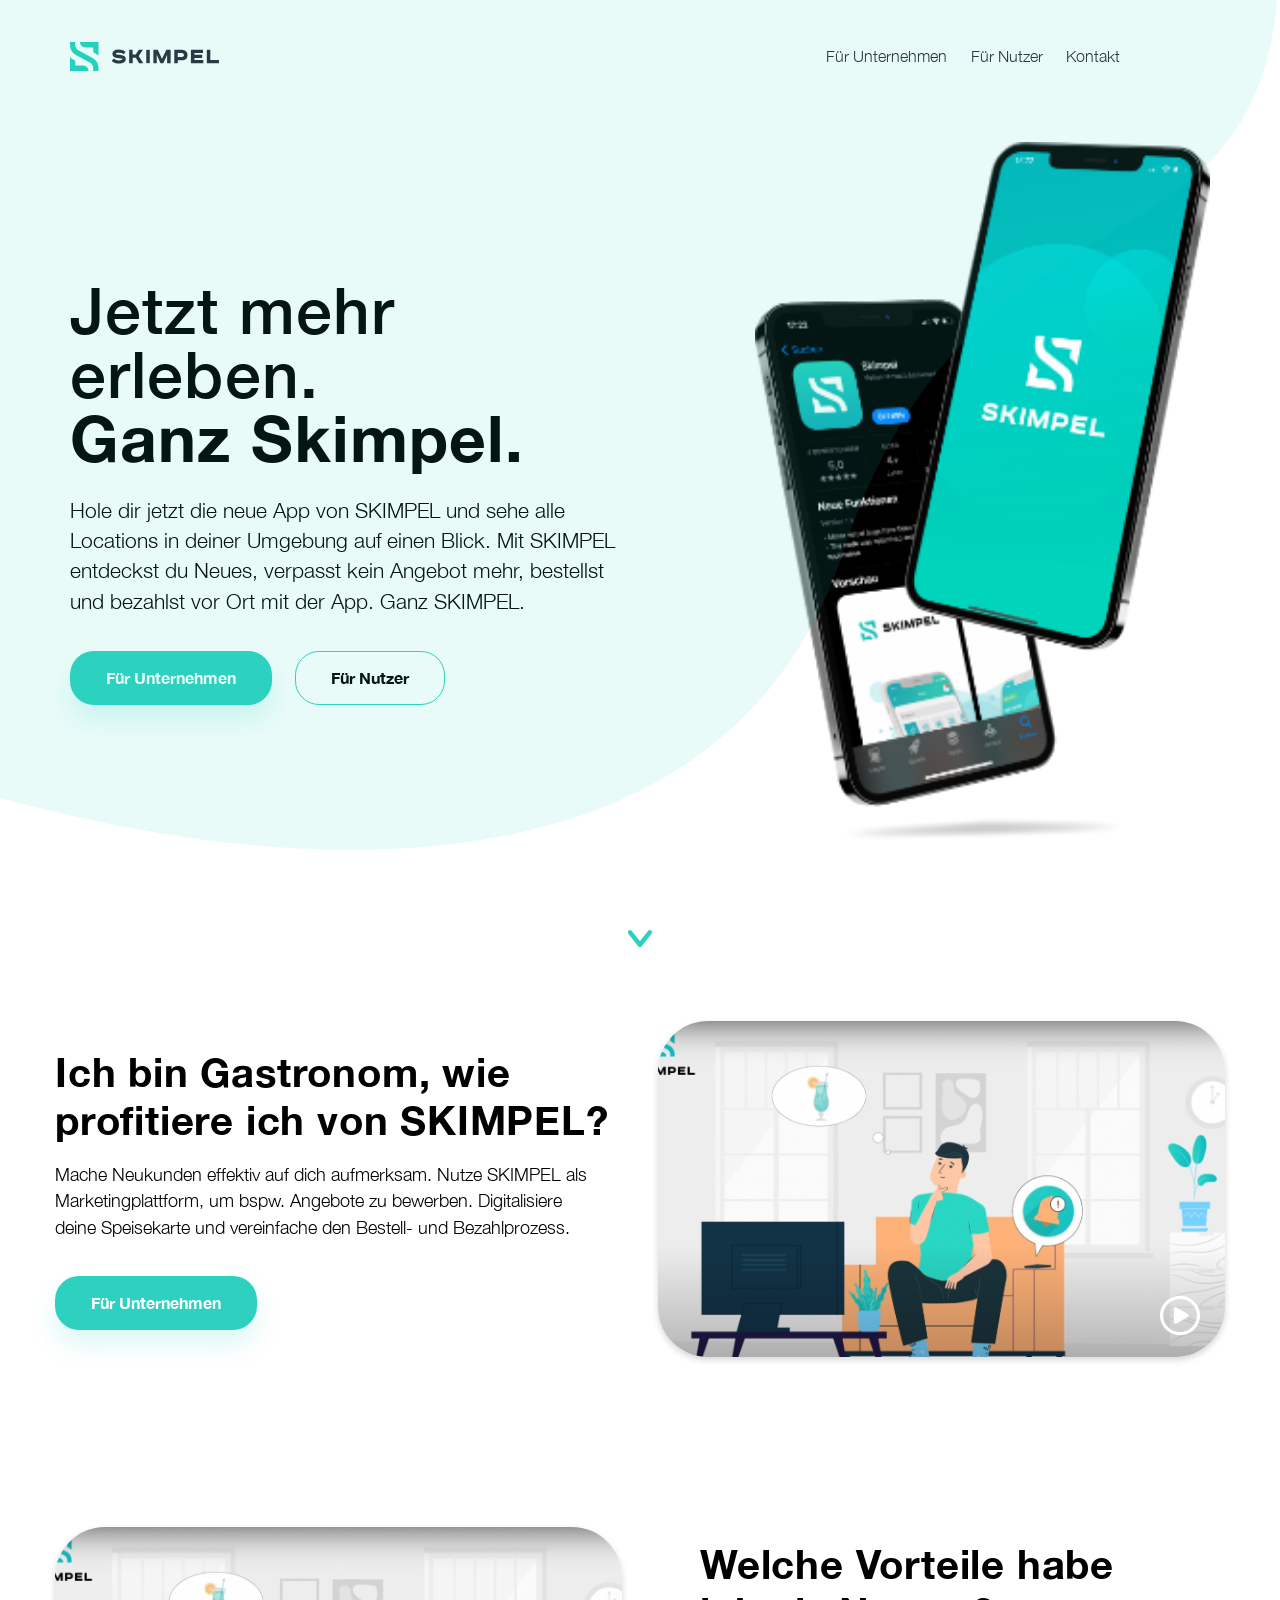
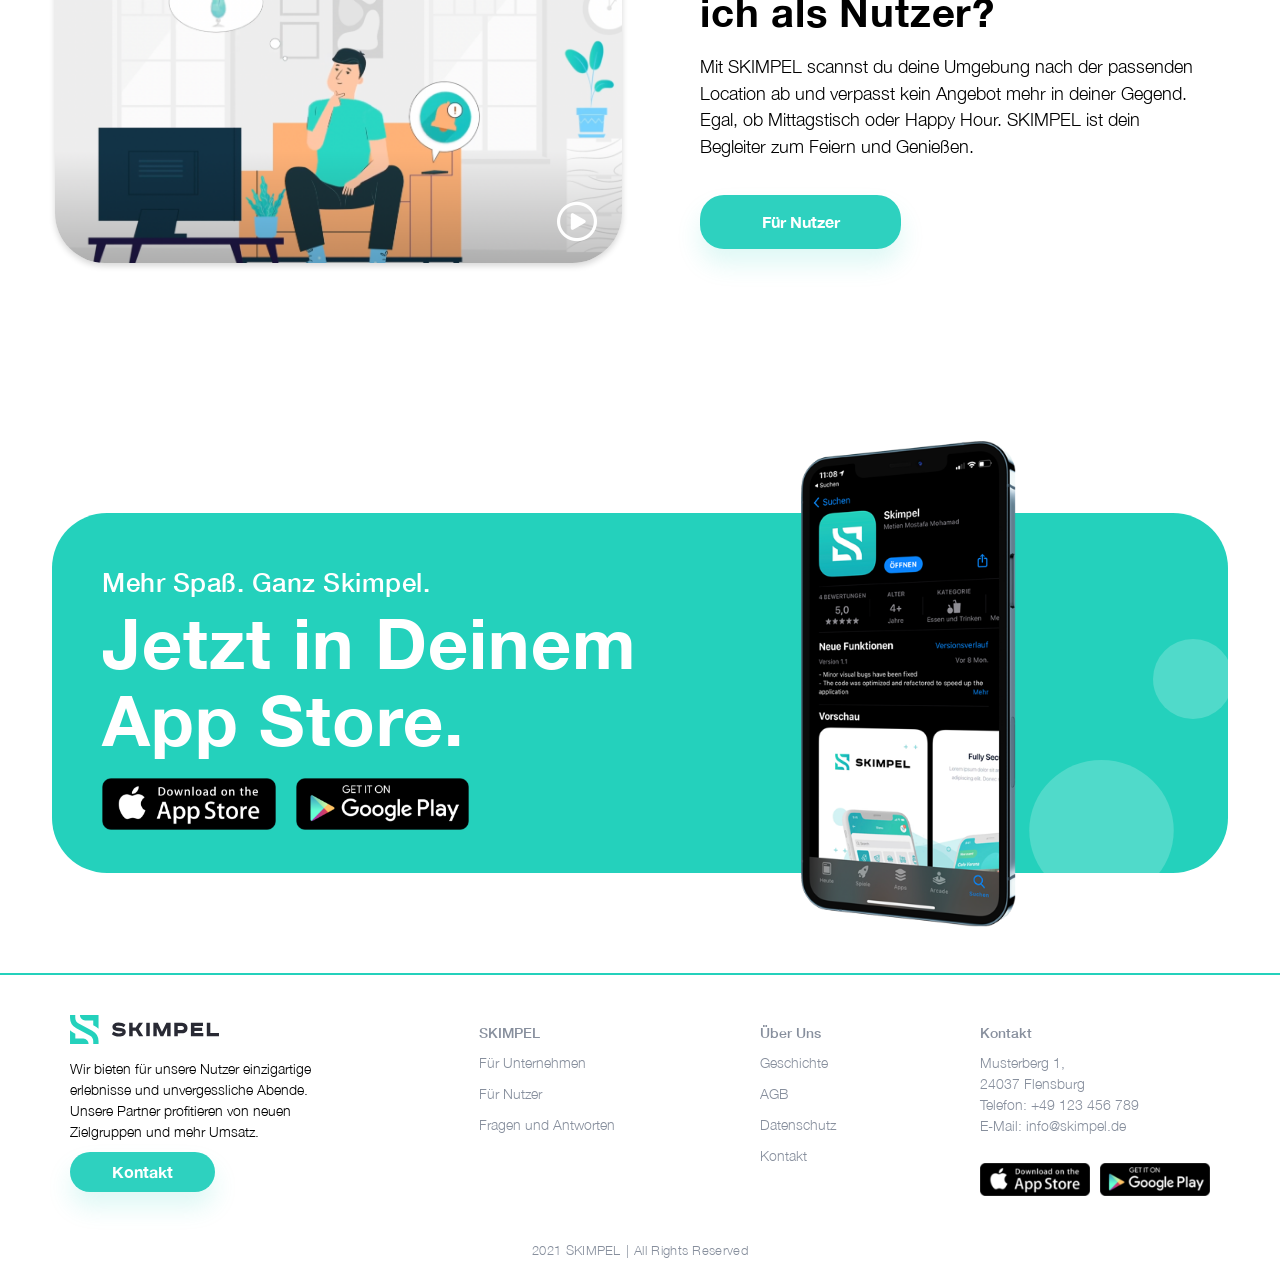
<file: index.html>
<!doctype html>
<html lang="en">
<head>
  <meta charset="UTF-8">
  <meta name="viewport"
        content="width=device-width, user-scalable=no, initial-scale=1.0, maximum-scale=1.0, minimum-scale=1.0">
  <meta http-equiv="X-UA-Compatible" content="ie=edge">
  <title>SKIMPEL</title>

  <link rel="stylesheet" href="./assets/css/common-style.css">
  <link rel="stylesheet" href="./assets/css/home-page.css">
</head>
<body class="home">
<header class="header">
  <div class="container">
    <div class="header-wrapper">
      <a href="/" class="logo"><img src="./assets/img/logo_header.svg" alt="logo"></a>
      <div class="menu-nav">
        <div class="header-wrapper-mob">
          <a href="/" class="logo"><img src="./assets/img/logo_header.svg" alt="logo"></a>
          <div class="menu-btn">
            <svg class="ham hamRotate active" viewBox="0 0 100 100" width="80">
              <path class="line top" d="m 30,33 h 40 c 3.722839,0 7.5,3.126468 7.5,8.578427 0,5.451959 -2.727029,8.421573 -7.5,8.421573 h -20"></path>
              <path class="line middle" d="m 30,50 h 40"></path>
              <path class="line bottom" d="m 70,67 h -40 c 0,0 -7.5,-0.802118 -7.5,-8.365747 0,-7.563629 7.5,-8.634253 7.5,-8.634253 h 20"></path>
            </svg>
          </div>
        </div>
        <ul class="menu-block">
          <li><a href="./B2B-page.html">Für Unternehmen</a></li>
          <li><a href="./B2C-page.html">Für Nutzer</a></li>
          <li><a href="./tabs-page.html">Kontakt</a></li>
        </ul>
        <div class="mb-appstore-block">
          <div class="txt">JETZT ZUR SKIMPEL APP</div>
          <div class="apps-wrapper">
            <a href="#" class="appstore"><img src="./assets/img/image_appstore.png" alt="image app"></a>
            <a href="#" class="appstore"><img src="./assets/img/image_googlepay.png" alt="image app"></a>
          </div>
        </div>
      </div>
      <div class="menu-btn">
        <svg class="ham hamRotate" viewBox="0 0 100 100" width="80">
          <path class="line top" d="m 30,33 h 40 c 3.722839,0 7.5,3.126468 7.5,8.578427 0,5.451959 -2.727029,8.421573 -7.5,8.421573 h -20"></path>
          <path class="line middle" d="m 30,50 h 40"></path>
          <path class="line bottom" d="m 70,67 h -40 c 0,0 -7.5,-0.802118 -7.5,-8.365747 0,-7.563629 7.5,-8.634253 7.5,-8.634253 h 20"></path>
        </svg>
      </div>
    </div>
  </div>
</header>
<div class="sticky-footer-wrap">
  <div class="top-section">
    <div class="container">
      <div class="grid-block">
        <div class="info-block">
          <div class="title">Jetzt mehr erleben.<span>Ganz Skimpel.</span></div>
          <div class="description">Hole dir jetzt die neue App von SKIMPEL und sehe alle Locations in deiner Umgebung auf einen Blick. Mit SKIMPEL entdeckst du Neues, verpasst kein Angebot mehr, bestellst und bezahlst vor Ort mit der App. Ganz SKIMPEL.</div>
          <div class="btn-wrapper">
            <a href="./B2B-page.html" class="btn btn-box1">Für Unternehmen</a>
            <a href="./B2C-page.html" class="btn btn-box2">Für Nutzer</a>
          </div>
        </div>
        <div class="image-block">
          <picture>
            <source media="(min-width:768px)" srcset="./assets/img/HP_main_phone.png">
            <source media="(max-width:767px)" srcset="./assets/img/HP_main_phone_mb.png">
            <img src="./assets/img/HP_main_phone.png" alt="top_section_image">
          </picture>
        </div>
      </div>
    </div>
  </div>

  <div class="info-section">
    <div class="container">
      <div class="grid-box">
        <div class="box-content-items">
          <div class="grid-row">
            <div class="grid-items content-item">
              <div class="title">Ich bin Gastronom, wie profitiere ich von SKIMPEL?</div>
              <div class="description">Mache Neukunden effektiv auf dich aufmerksam. Nutze SKIMPEL als Marketingplattform, um bspw. Angebote zu bewerben. Digitalisiere deine Speisekarte und vereinfache den Bestell- und Bezahlprozess.</div>
              <a href="./B2B-page.html" class="btn btn-box1">Für Unternehmen</a>
            </div>
            <div class="grid-items video-item">
              <div class="video">
                <div class="video-iframe"><iframe width="100%" height="100%" src="https://www.youtube.com/embed/xe-QfGQUpoM" title="YouTube video player" frameborder="0" allow="accelerometer; autoplay; clipboard-write; encrypted-media; gyroscope; picture-in-picture" allowfullscreen></iframe></div>
                <div class="video-preview"><img src="./assets/img/video_fone.png" alt="image preview"></div>
                <div class="btn-play"><i class="icon-video"></i></div>
              </div>
            </div>
          </div>
        </div>

        <div class="box-content-items">
          <div class="grid-row">
            <div class="grid-items content-item">
              <div class="title">Welche Vorteile habe <br> ich als Nutzer?</div>
              <div class="description">Mit SKIMPEL scannst du deine Umgebung nach der passenden Location ab und verpasst kein Angebot mehr in deiner Gegend. Egal, ob Mittagstisch oder Happy Hour. SKIMPEL ist dein Begleiter zum Feiern und Genießen.</div>
              <a href="./B2C-page.html" class="btn btn-box1">Für Nutzer</a>
            </div>
            <div class="grid-items video-item">
              <div class="video">
                <div class="video-iframe"><iframe width="100%" height="100%" src="https://www.youtube.com/embed/xe-QfGQUpoM" title="YouTube video player" frameborder="0" allow="accelerometer; autoplay; clipboard-write; encrypted-media; gyroscope; picture-in-picture" allowfullscreen></iframe></div>
                <div class="video-preview"><img src="./assets/img/video_fone.png" alt="image preview"></div>
                <div class="btn-play"><i class="icon-video"></i></div>
              </div>
            </div>
          </div>
        </div>
      </div>
    </div>
  </div>

  <div class="preview-section">
    <div class="container">
      <div class="preview-wrapper">
        <div class="preview-content-wrap">
          <div class="subtitle">Mehr Spaß. Ganz Skimpel.</div>
          <div class="title">Jetzt in Deinem App Store.</div>
          <div class="apps-wrapper">
            <a href="#" class="appstore"><img src="./assets/img/image_appstore.png" alt="image app"></a>
            <a href="#" class="appstore"><img src="./assets/img/image_googlepay.png" alt="image app"></a>
          </div>
        </div>
        <div class="image-box"><img src="./assets/img/preview_phone.png" alt="preview image phone"></div>
      </div>
    </div>
  </div>

</div>
<footer class="footer">
  <div class="container main-container">
    <div class="grid-items">
      <div class="item footer-info">
        <a href="/" class="logo"><img src="./assets/img/logo_header.svg" alt="logo"></a>
        <div class="description">Wir bieten für unsere Nutzer einzigartige erlebnisse und unvergessliche Abende. Unsere Partner profitieren von neuen Zielgruppen und mehr Umsatz.</div>
        <a href="./tabs-page.html" class="btn btn-box1">Kontakt</a>
      </div>
      <div class="item main-menu">
        <div class="footer-title">SKIMPEL</div>
        <ul>
          <li><a href="./B2B-page.html">Für Unternehmen</a></li>
          <li><a href="./B2C-page.html">Für Nutzer</a></li>
          <li><a href="#">Fragen und Antworten</a></li>
        </ul>
      </div>
      <div class="item page-tabs-content">
        <div class="footer-title">Über Uns</div>
        <ul>
          <li><a href="#">Geschichte</a></li>
          <li><a href="./tabs-page.html">AGB</a></li>
          <li><a href="./tabs-page.html">Datenschutz</a></li>
          <li><a href="./tabs-page.html">Kontakt</a></li>
        </ul>
      </div>
      <div class="item footer-contact">
        <div class="footer-contact-wrap">
          <div class="footer-title">Kontakt</div>
          <div class="contact-block">
            <p>Musterberg 1,</p>
            <p>24037 Flensburg</p>
            <div class="phone">Telefon:<a href="tel:+49123456789">+49 123 456 789</a></div>
            <div class="phone">E-Mail:<a href="mailto:info@skimpel.de">info@skimpel.de</a></div>
          </div>
        </div>
        <div class="image-block">
          <a href="#" class="appstore"><img src="./assets/img/image_appstore.svg" alt="image app"></a>
          <a href="#" class="appstore"><img src="./assets/img/image_googlepay.svg" alt="image app"></a>
        </div>
      </div>
    </div>
  </div>
  <div class="copyright">
    <div class="container">
      <div class="grid-copyright">
        <div class="copyright__name copyright-content">2021 SKIMPEL</div>
        <span class="copyright-content">|</span>
        <div class="copyright__r copyright-content">All Rights Reserved</div>
      </div>
    </div>
  </div>
</footer>
<script src="./assets/js/common.js"></script>
<script src="./assets/js/home-page.js"></script>
</body>
</html>
</file>
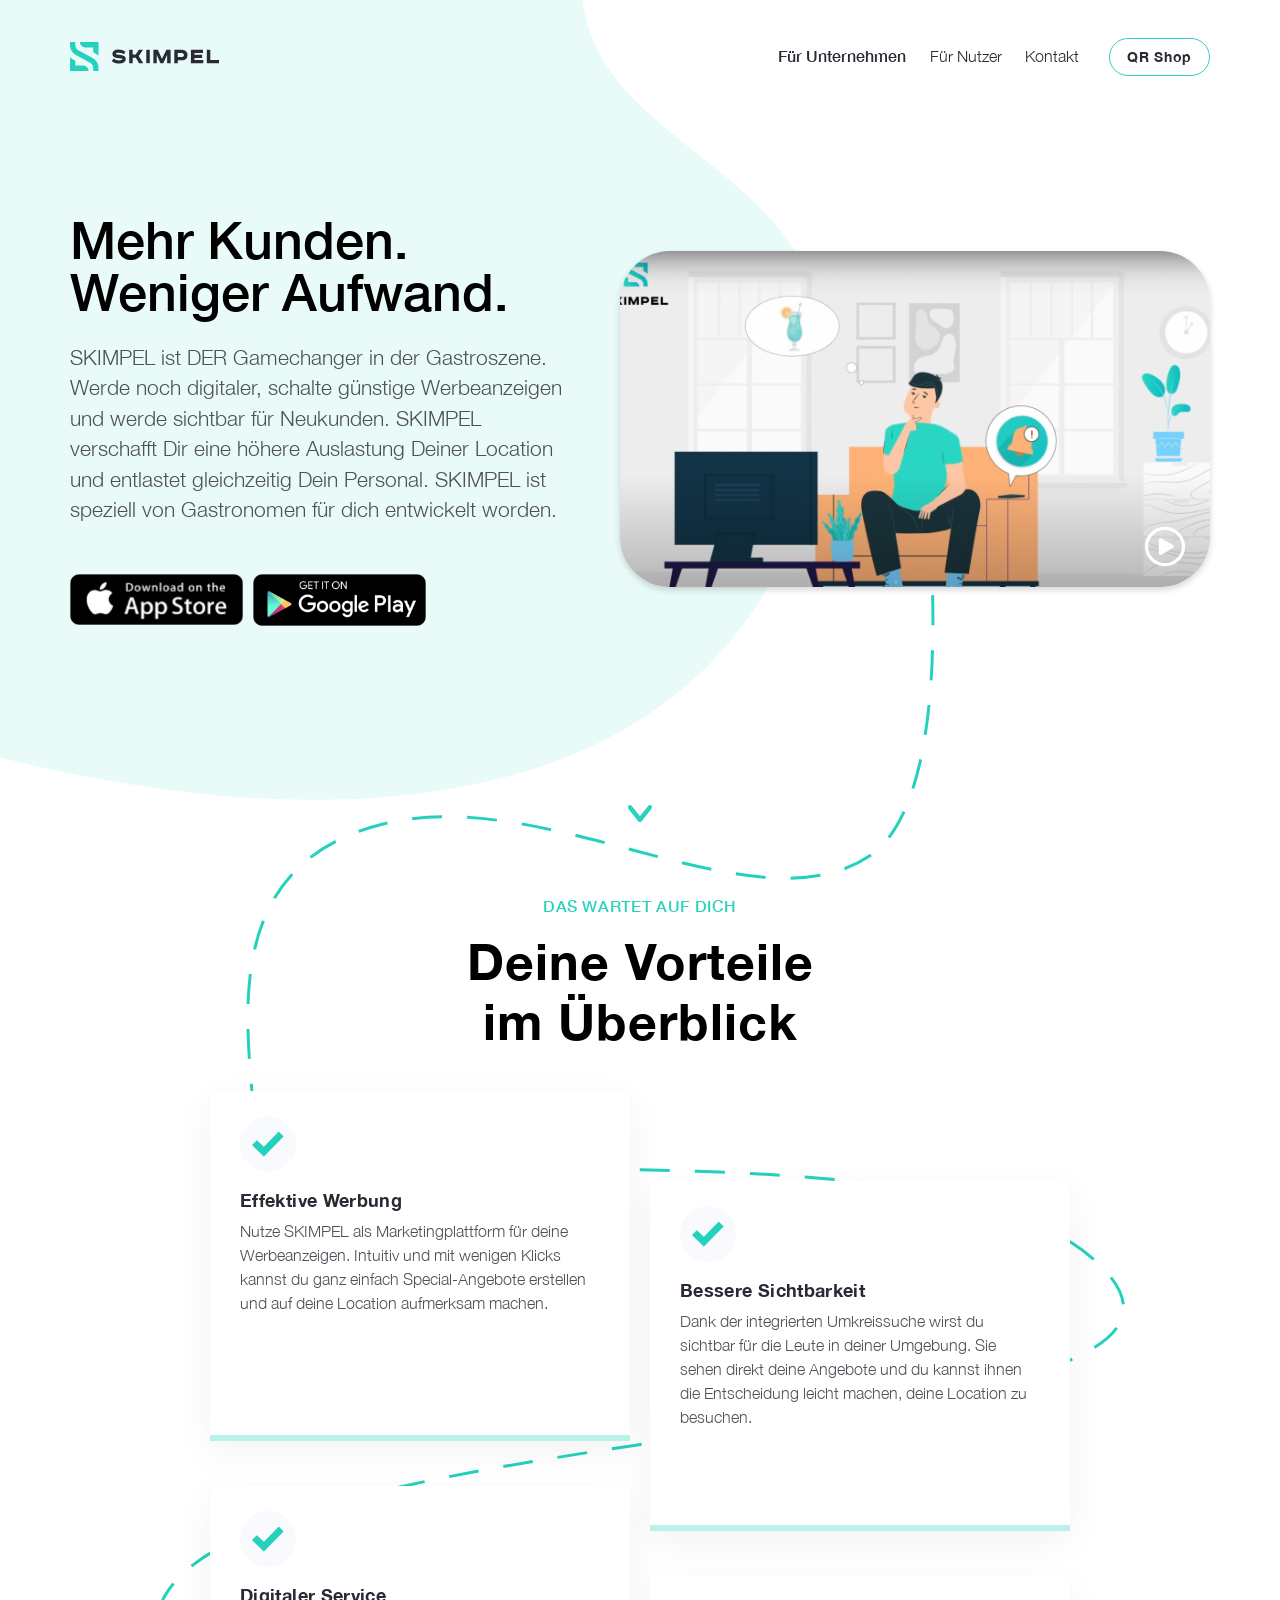
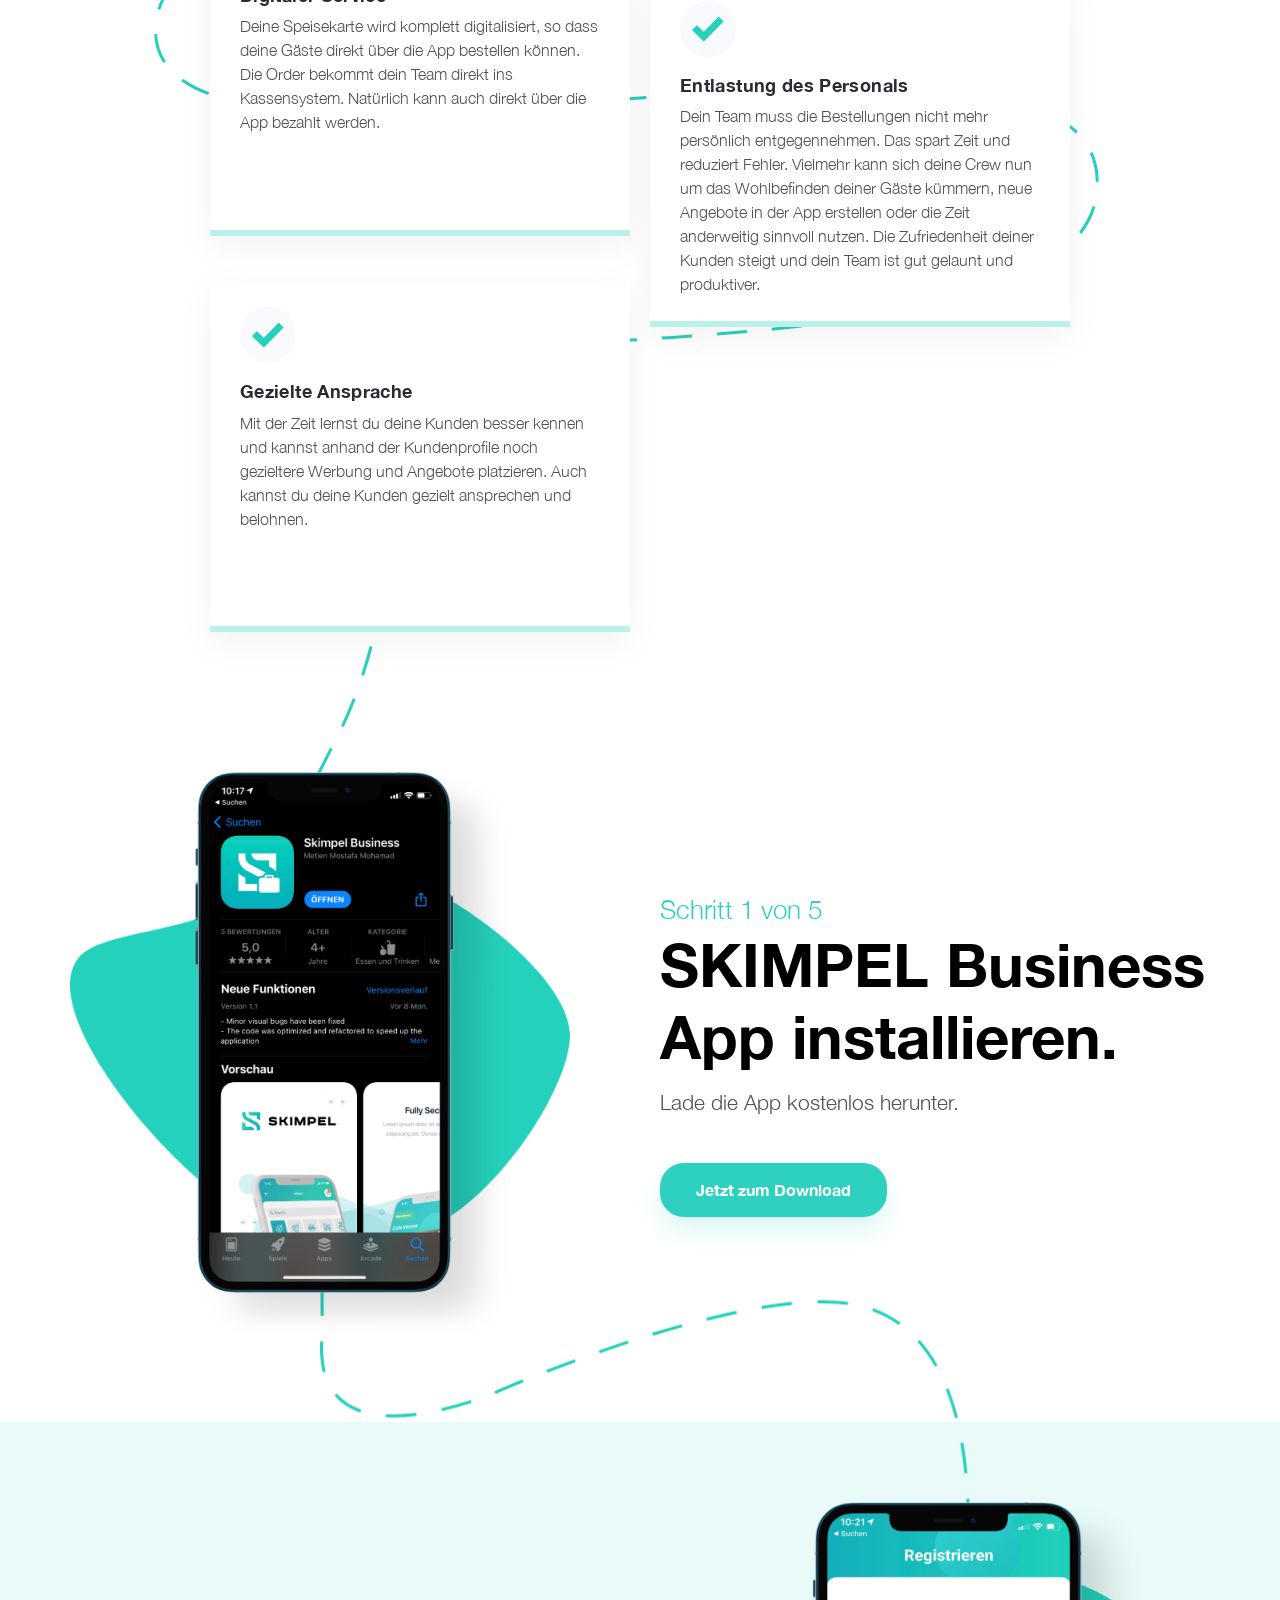
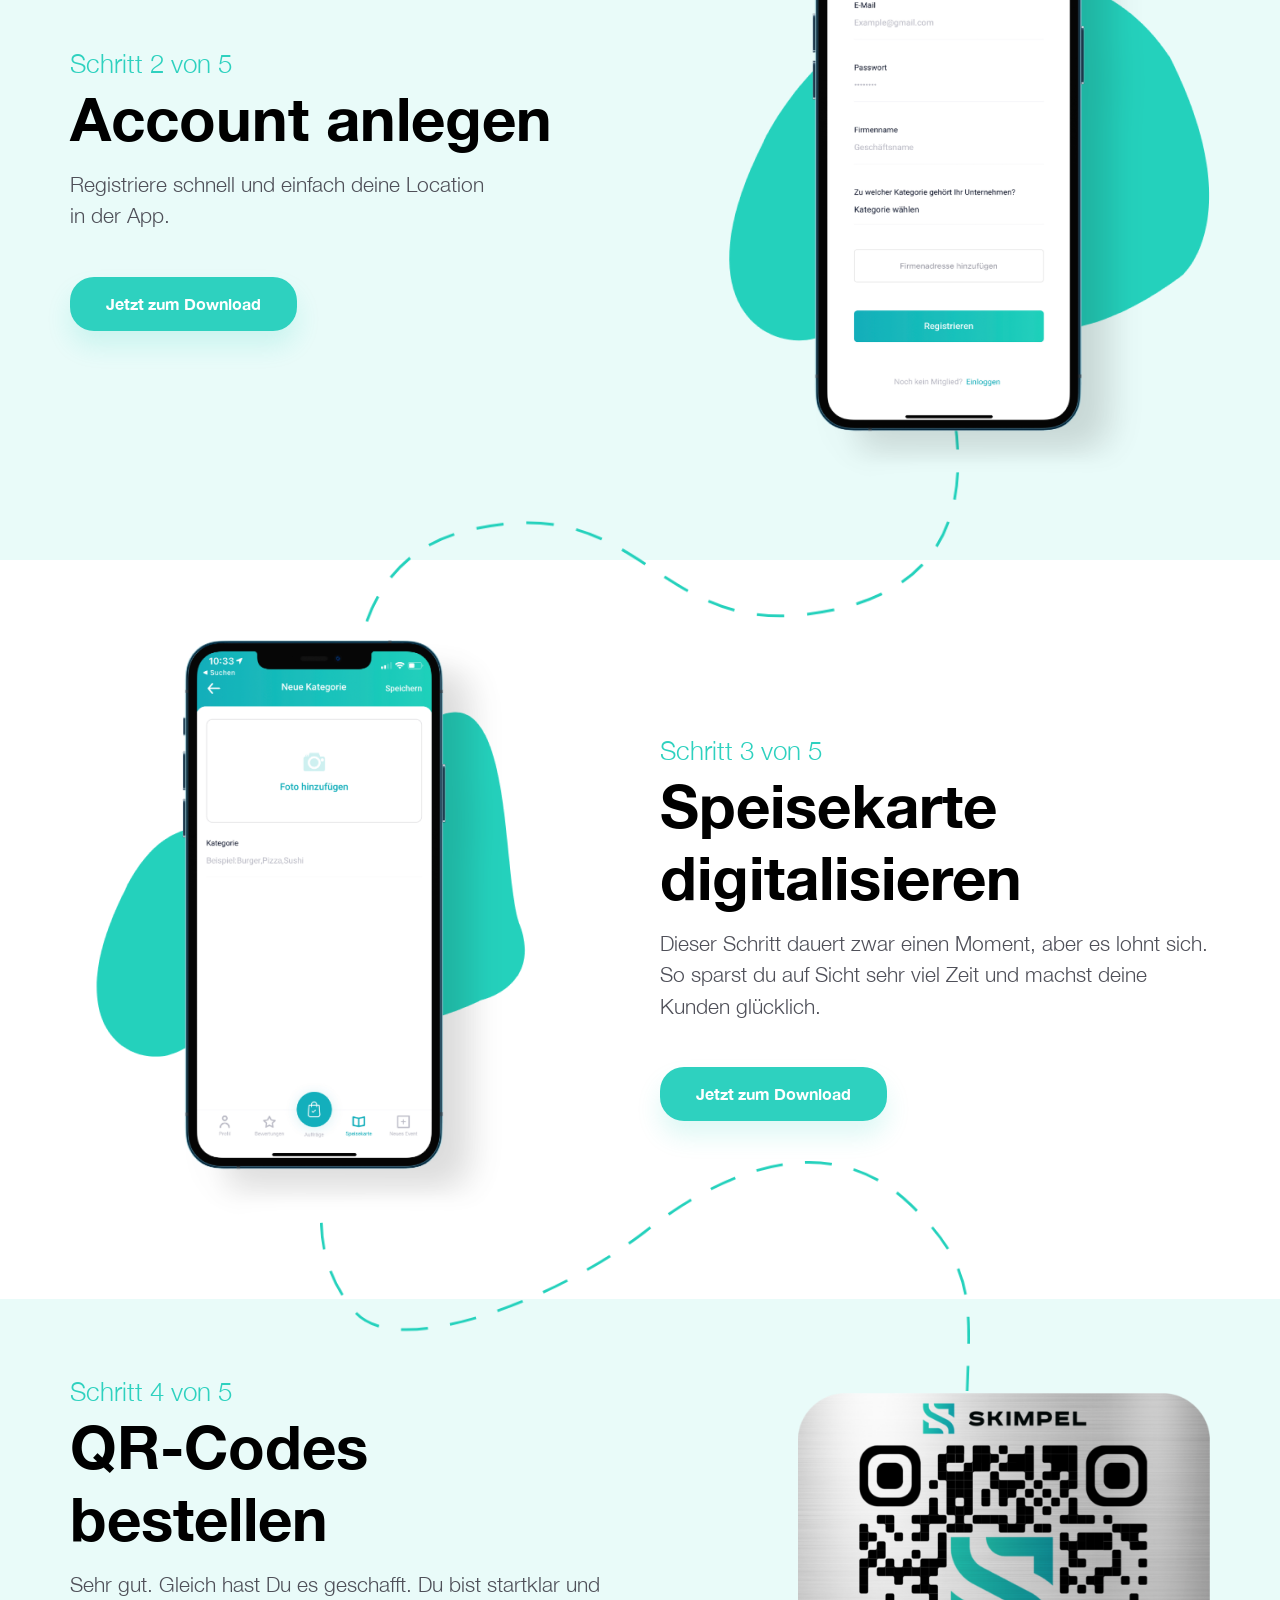
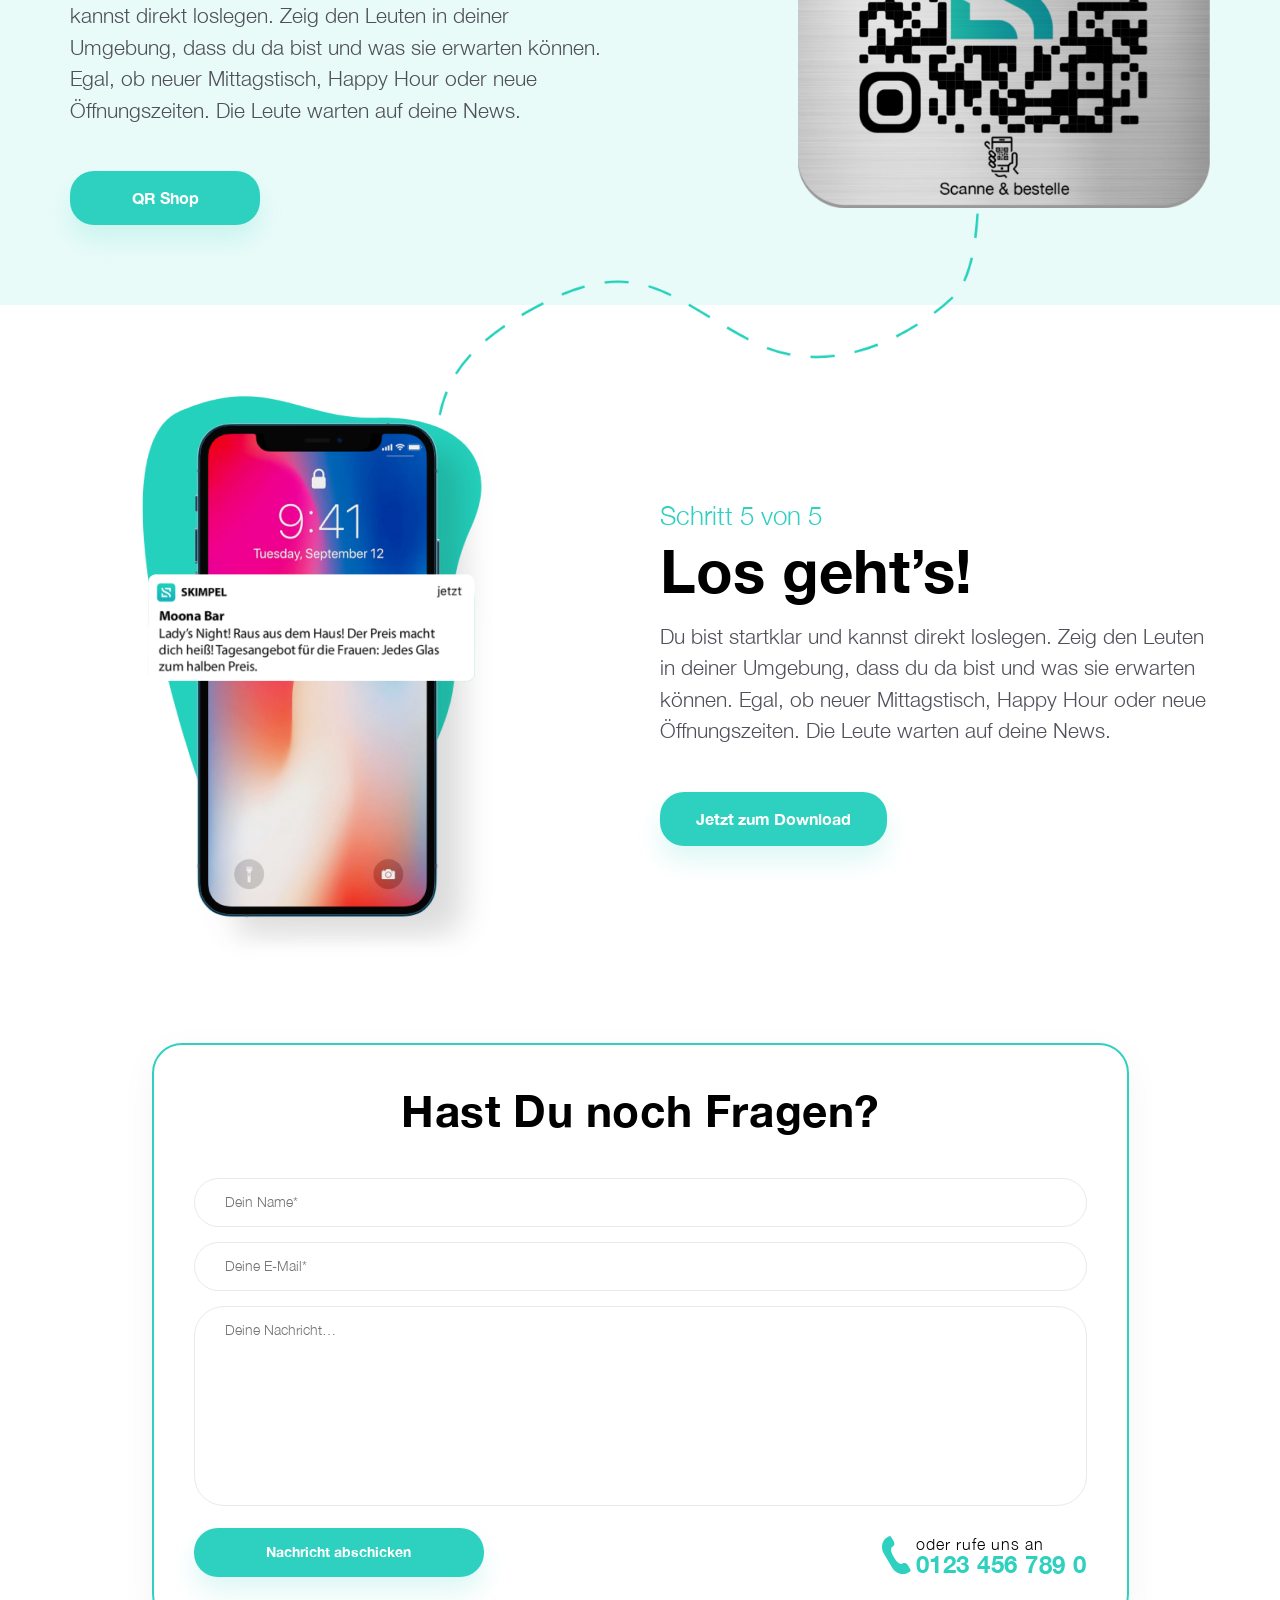
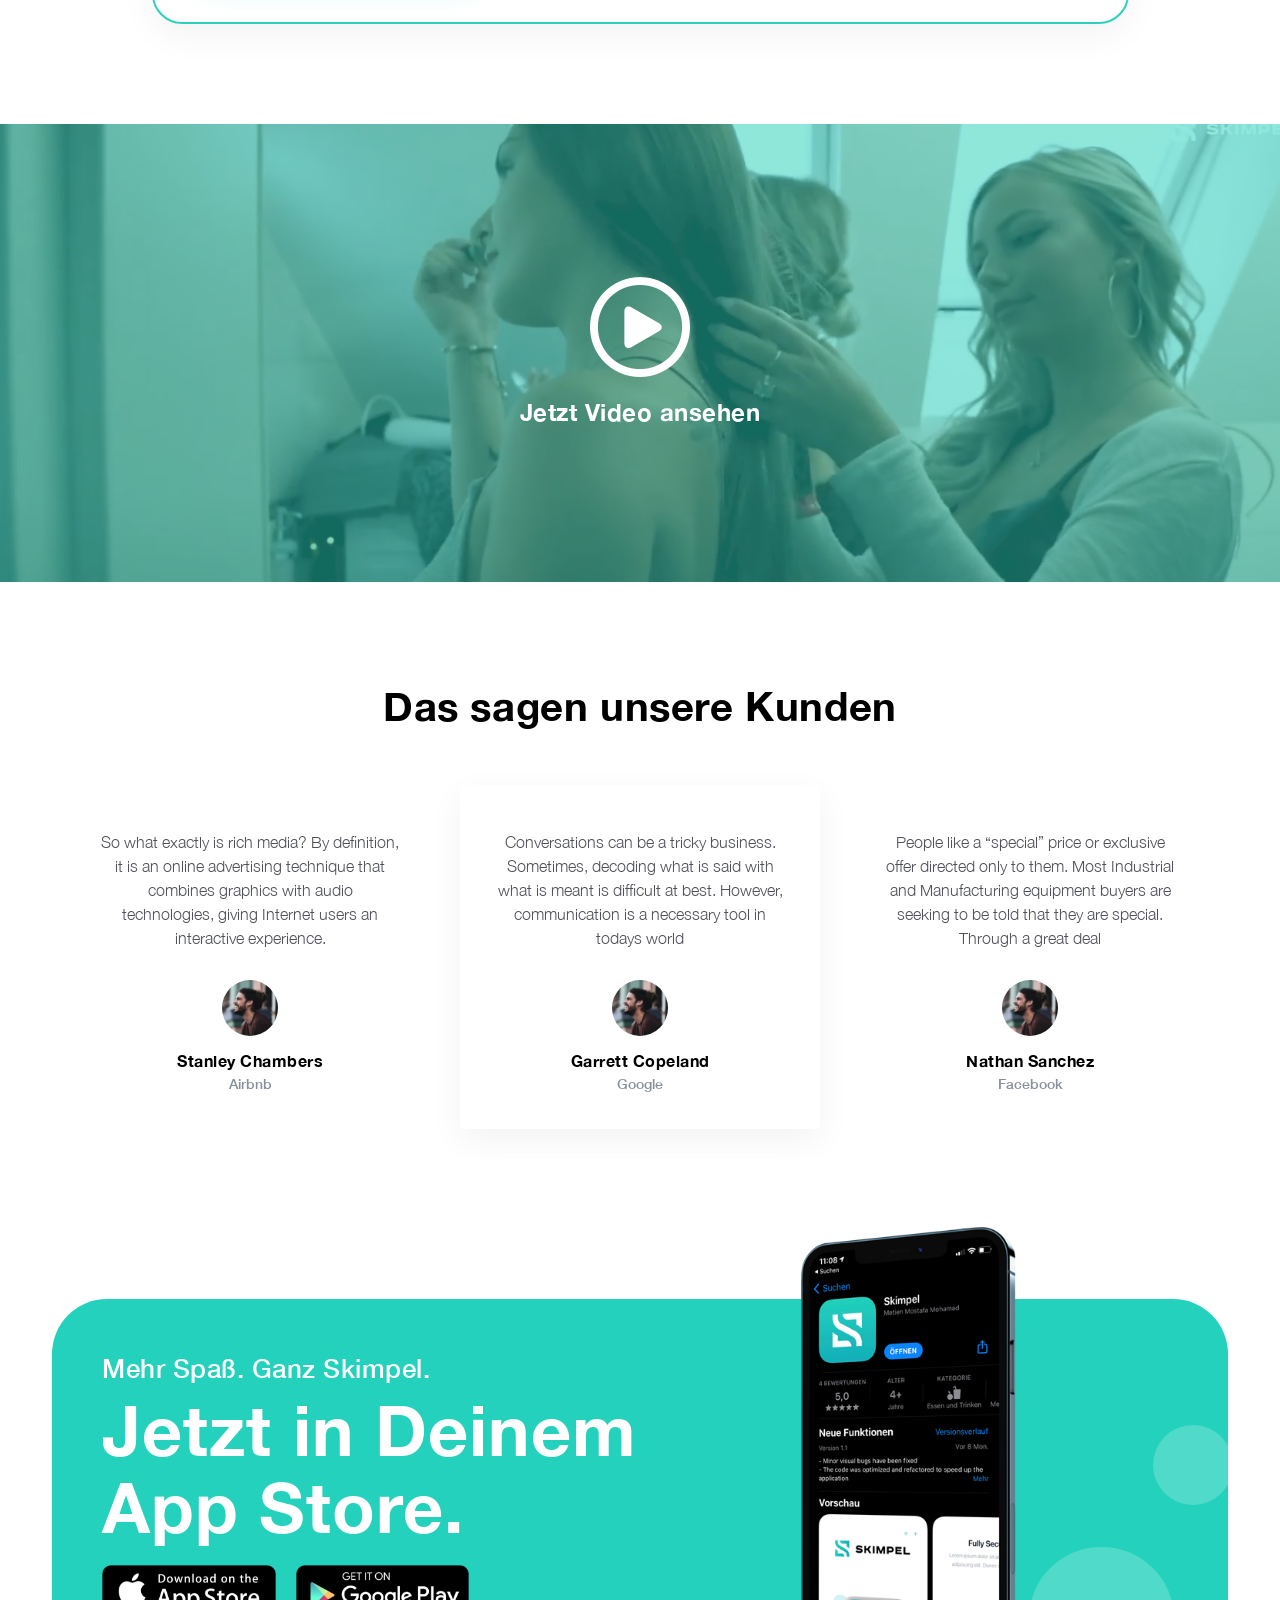
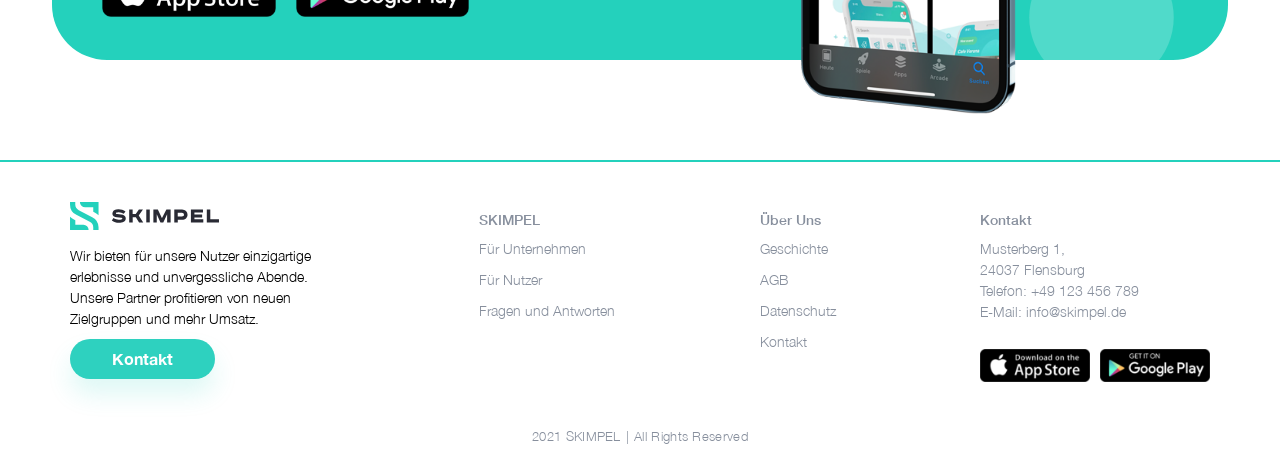
<file: B2B-page.html>
<!doctype html>
<html lang="en">
<head>
  <meta charset="UTF-8">
  <meta name="viewport"
        content="width=device-width, user-scalable=no, initial-scale=1.0, maximum-scale=1.0, minimum-scale=1.0">
  <meta http-equiv="X-UA-Compatible" content="ie=edge">
  <title>SKIMPEL</title>
    <link rel="stylesheet" href="./assets/inc/swiper/swiper-bundle.min.css">
  <link rel="stylesheet" href="./assets/css/common-style.css">
  <link rel="stylesheet" href="./assets/css/B2B-page.css">
</head>
<body class="b2b-page">
<header class="header">
  <div class="container">
    <div class="header-wrapper">
      <a href="/" class="logo"><img src="./assets/img/logo_header.svg" alt="logo"></a>
        <div class="menu-nav">
            <div class="header-wrapper-mob">
                <a href="/" class="logo"><img src="./assets/img/logo_header.svg" alt="logo"></a>
                <div class="menu-btn">
                    <svg class="ham hamRotate active" viewBox="0 0 100 100" width="80">
                        <path class="line top" d="m 30,33 h 40 c 3.722839,0 7.5,3.126468 7.5,8.578427 0,5.451959 -2.727029,8.421573 -7.5,8.421573 h -20"></path>
                        <path class="line middle" d="m 30,50 h 40"></path>
                        <path class="line bottom" d="m 70,67 h -40 c 0,0 -7.5,-0.802118 -7.5,-8.365747 0,-7.563629 7.5,-8.634253 7.5,-8.634253 h 20"></path>
                    </svg>
                </div>
            </div>
            <ul class="menu-block">
                <li class="active"><a href="./B2B-page.html" class="active">Für Unternehmen</a></li>
                <li><a href="./B2C-page.html">Für Nutzer</a></li>
                <li><a href="./tabs-page.html">Kontakt</a></li>
            </ul>
            <a href="./login-page.html" class="btn btn-box2">QR Shop</a>
            <div class="mb-appstore-block">
                <div class="txt">JETZT ZUR SKIMPEL APP</div>
                <div class="apps-wrapper">
                    <a href="#" class="appstore"><img src="./assets/img/image_appstore.png" alt="image app"></a>
                    <a href="#" class="appstore"><img src="./assets/img/image_googlepay.png" alt="image app"></a>
                </div>
            </div>
        </div>
      <div class="menu-btn">
        <svg class="ham hamRotate" viewBox="0 0 100 100" width="80">
          <path class="line top" d="m 30,33 h 40 c 3.722839,0 7.5,3.126468 7.5,8.578427 0,5.451959 -2.727029,8.421573 -7.5,8.421573 h -20"></path>
          <path class="line middle" d="m 30,50 h 40"></path>
          <path class="line bottom" d="m 70,67 h -40 c 0,0 -7.5,-0.802118 -7.5,-8.365747 0,-7.563629 7.5,-8.634253 7.5,-8.634253 h 20"></path>
        </svg>
      </div>
    </div>
  </div>
</header>
<div class="sticky-footer-wrap">
    <div class="top-section">
        <div class="container">
            <div class="grid-block">
                <div class="info-block">
                    <div class="title">Mehr Kunden. Weniger Aufwand.</div>
                    <div class="description">SKIMPEL ist DER Gamechanger in der Gastroszene. Werde noch digitaler, schalte günstige Werbeanzeigen und werde sichtbar für Neukunden. SKIMPEL verschafft Dir eine höhere Auslastung Deiner Location und entlastet gleichzeitig Dein Personal. SKIMPEL ist speziell von Gastronomen für dich entwickelt worden.</div>
                    <div class="btn-wrap"><a href="#" class="btn btn-box2">QR Shop</a></div>
                    <div class="apps-wrapper">
                        <a href="#" class="appstore"><img src="./assets/img/image_appstore.png" alt="image app"></a>
                        <a href="#" class="appstore"><img src="./assets/img/image_googlepay.png" alt="image app"></a>
                    </div>
                </div>
                <div class="video-wrapper">
                    <div class="video">
                        <div class="video-iframe"><iframe width="100%" height="100%" src="https://www.youtube.com/embed/xe-QfGQUpoM" title="YouTube video player" frameborder="0" allow="accelerometer; autoplay; clipboard-write; encrypted-media; gyroscope; picture-in-picture" allowfullscreen></iframe></div>
                        <div class="video-preview"><img src="./assets/img/video_fone.png" alt="image preview"></div>
                        <div class="btn-play"><i class="icon-video"></i></div>
                    </div>
                </div>
            </div>
        </div>
    </div>

    <div class="advantages-section">
        <div class="container">
            <div class="title-wrapper">
                <div class="suptitle">DAS WARTET AUF DICH</div>
                <div class="title">Deine Vorteile im Überblick</div>
            </div>

            <div class="wrapper-advantage">
                <div class="grid-advantage">
                    <div class="items-advantage">
                        <div class="item">
                            <div class="icon-wrapper"><i class="icon-success"></i></div>
                            <div class="title">Effektive Werbung</div>
                            <div class="description">Nutze SKIMPEL als Marketingplattform für deine Werbeanzeigen. Intuitiv und mit wenigen Klicks kannst du ganz einfach Special-Angebote erstellen und auf deine Location aufmerksam machen.</div>
                        </div>
                    </div>
                    <div class="items-advantage">
                        <div class="item">
                            <div class="icon-wrapper"><i class="icon-success"></i></div>
                            <div class="title">Bessere Sichtbarkeit</div>
                            <div class="description">Dank der integrierten Umkreissuche wirst du sichtbar für die Leute in deiner Umgebung. Sie sehen direkt deine Angebote und du kannst ihnen die Entscheidung leicht machen, deine Location zu besuchen. </div>
                        </div>
                    </div>
                    <div class="items-advantage">
                        <div class="item">
                            <div class="icon-wrapper"><i class="icon-success"></i></div>
                            <div class="title">Digitaler Service</div>
                            <div class="description">Deine Speisekarte wird komplett digitalisiert, so dass deine Gäste direkt über die App bestellen können. Die Order bekommt dein Team direkt ins Kassensystem. Natürlich kann auch direkt über die App bezahlt werden. </div>
                        </div>
                    </div>
                    <div class="items-advantage">
                        <div class="item">
                            <div class="icon-wrapper"><i class="icon-success"></i></div>
                            <div class="title">Entlastung des Personals</div>
                            <div class="description">Dein Team muss die Bestellungen nicht mehr persönlich entgegennehmen. Das spart Zeit und reduziert Fehler. Vielmehr kann sich deine Crew nun um das Wohlbefinden deiner Gäste kümmern, neue Angebote in der App erstellen oder die Zeit anderweitig sinnvoll nutzen. Die Zufriedenheit deiner Kunden steigt und dein Team ist gut gelaunt und produktiver.</div>
                        </div>
                    </div>
                    <div class="items-advantage">
                        <div class="item">
                            <div class="icon-wrapper"><i class="icon-success"></i></div>
                            <div class="title">Gezielte Ansprache</div>
                            <div class="description">Mit der Zeit lernst du deine Kunden besser kennen und kannst anhand der Kundenprofile noch gezieltere Werbung und Angebote platzieren. Auch kannst du deine Kunden gezielt ansprechen und belohnen. </div>
                        </div>
                    </div>
                </div>
            </div>
        </div>
    </div>

    <div class="steps-section">
        <div class="container">
            <div class="step-item">
                <div class="image-block">
                    <picture>
                        <source media="(min-width:992px)" srcset="./assets/img/B2B/step-1.png">
                        <source media="(max-width: 991px)" srcset="./assets/img/B2B/step-1mb.png">
                        <img src="./assets/img/B2B/step-1.png" alt="step image">
                    </picture>
                </div>
                <div class="step-info">
                    <div class="subtitle">Schritt 1 von 5</div>
                    <div class="title">SKIMPEL Business App installieren.</div>
                    <div class="description">Lade die App kostenlos herunter.</div>
                    <a href="#" class="btn btn-box1">Jetzt zum Download</a>
                </div>
            </div>
            <div class="step-item">
                <div class="image-block">
                    <picture>
                        <source media="(min-width:992px)" srcset="./assets/img/B2B/step-2.png">
                        <source media="(max-width: 991px)" srcset="./assets/img/B2B/step-2mb.png">
                        <img src="./assets/img/B2B/step-2.png" alt="step image">
                    </picture>
                </div>
                <div class="step-info">
                    <div class="subtitle">Schritt 2 von 5</div>
                    <div class="title">Account anlegen</div>
                    <div class="description">Registriere schnell und einfach deine Location <br> in der App.</div>
                    <a href="#" class="btn btn-box1">Jetzt zum Download</a>
                </div>
            </div>
            <div class="step-item">
                <div class="image-block">
                    <picture>
                        <source media="(min-width:992px)" srcset="./assets/img/B2B/step-3.png">
                        <source media="(max-width: 991px)" srcset="./assets/img/B2B/step-3mb.png">
                        <img src="./assets/img/B2B/step-3.png" alt="step image">
                    </picture>
                </div>
                <div class="step-info">
                    <div class="subtitle">Schritt 3 von 5</div>
                    <div class="title">Speisekarte digitalisieren</div>
                    <div class="description">Dieser Schritt dauert zwar einen Moment, aber es lohnt sich. So sparst du auf Sicht sehr viel Zeit und machst deine Kunden glücklich.</div>
                    <a href="#" class="btn btn-box1">Jetzt zum Download</a>
                </div>
            </div>
            <div class="step-item">
                <div class="image-block">
                    <picture>
                        <source media="(min-width:992px)" srcset="./assets/img/B2B/QR-code.png">
                        <source media="(max-width: 991px)" srcset="./assets/img/B2B/step-4mb.png">
                        <img src="./assets/img/B2B/QR-code.png" alt="step image">
                    </picture>
                </div>
                <div class="step-info">
                    <div class="subtitle">Schritt 4 von 5</div>
                    <div class="title">QR-Codes bestellen</div>
                    <div class="description">Sehr gut. Gleich hast Du es geschafft.
                        Du bist startklar und kannst direkt loslegen. Zeig den Leuten in deiner Umgebung, dass du da bist und was sie erwarten können. Egal, ob neuer Mittagstisch, Happy Hour oder neue Öffnungszeiten. Die Leute warten auf deine News.</div>
                    <a href="./login-page.html" class="btn btn-box1">QR Shop</a>
                </div>
            </div>
            <div class="step-item">
                <div class="image-block">
                    <picture>
                        <source media="(min-width:992px)" srcset="./assets/img/B2B/step-5.png">
                        <source media="(max-width: 991px)" srcset="./assets/img/B2B/step-5mb.png">
                        <img src="./assets/img/B2B/step-5.png" alt="step image">
                    </picture>
                </div>
                <div class="step-info">
                    <div class="subtitle">Schritt 5 von 5</div>
                    <div class="title">Los geht’s!</div>
                    <div class="description">Du bist startklar und kannst direkt loslegen. Zeig den Leuten in deiner Umgebung, dass du da bist und was sie erwarten können. Egal, ob neuer Mittagstisch, Happy Hour oder neue Öffnungszeiten. Die Leute warten auf deine News.</div>
                    <a href="#" class="btn btn-box1">Jetzt zum Download</a>
                </div>
            </div>
        </div>
    </div>

    <div class="subscribe-section">
        <div class="container">
            <div class="form-container">
                <div class="form-title">Hast Du noch Fragen?</div>
                <form action="#" method="post">
                    <input type="text" name="text" required="" placeholder="Dein Name*">
                    <input type="email" name="email" required="" placeholder="Deine E-Mail*">
                    <textarea name="text" cols="30" rows="10" placeholder="Deine Nachricht…"></textarea>
                    <input type="submit" class="btn btn-box1" value="Nachricht abschicken">
                </form>
                <div class="form-phone-block">
                    <div class="icon"><i class="icon-phone"></i></div>
                    <div class="content">
                        <div class="subtext">oder rufe uns an</div>
                        <a class="phone-link" href="tel:01234567890">0123 456 789 0</a>
                    </div>
                </div>
            </div>
        </div>
    </div>

    <div class="video-section">
        <div class="video-wrapper">
            <div class="video-iframe"><iframe width="100%" height="100%" src="https://www.youtube.com/embed/xe-QfGQUpoM" title="YouTube video player" frameborder="0" allow="accelerometer; autoplay; clipboard-write; encrypted-media; gyroscope; picture-in-picture" allowfullscreen></iframe></div>
            <div class="video-preview"><img src="./assets/img/B2C/video-preview.png" alt="image preview"></div>
            <div class="show-video"><i class="icon-video"></i><div class="txt">Jetzt Video ansehen</div></div>
        </div>
    </div>

    <div class="review-section">
        <div class="container">
            <div class="section-title">Das sagen unsere Kunden</div>
            <div class="swiper-container review-init-slider">
                <div class="card-grid swiper-wrapper">
                    <div class="card-items swiper-slide">
                        <div class="card-item">
                            <div class="text">So what exactly is rich media? By definition, it is an online advertising technique that combines graphics with audio technologies, giving Internet users an interactive experience. </div>
                            <div class="author-wrapper">
                                <div class="image-author"><img src="./assets/img/B2C/author-photo.jpg" alt="image author"></div>
                                <div class="author-name">Stanley Chambers</div>
                                <div class="description">Airbnb</div>
                            </div>
                        </div>
                    </div>
                    <div class="card-items swiper-slide">
                        <div class="card-item">
                            <div class="text">Conversations can be a tricky business. Sometimes, decoding what is said with what is meant is difficult at best. However, communication is a necessary tool in todays world</div>
                            <div class="author-wrapper">
                                <div class="image-author"><img src="./assets/img/B2C/author-photo.jpg" alt="image author"></div>
                                <div class="author-name">Garrett Copeland</div>
                                <div class="description">Google</div>
                            </div>
                        </div>
                    </div>
                    <div class="card-items swiper-slide">
                        <div class="card-item">
                            <div class="text">People like a “special” price or exclusive offer directed only to them. Most Industrial and Manufacturing equipment buyers are seeking to be told that they are special. Through a great deal</div>
                            <div class="author-wrapper">
                                <div class="image-author"><img src="./assets/img/B2C/author-photo.jpg" alt="image author"></div>
                                <div class="author-name">Nathan Sanchez</div>
                                <div class="description">Facebook</div>
                            </div>
                        </div>
                    </div>
                </div>
            </div>
        </div>
    </div>

    <div class="preview-section">
        <div class="container">
            <div class="preview-wrapper">
                <div class="preview-content-wrap">
                    <div class="subtitle">Mehr Spaß. Ganz Skimpel.</div>
                    <div class="title">Jetzt in Deinem App Store.</div>
                    <div class="apps-wrapper">
                        <a href="#" class="appstore"><img src="./assets/img/image_appstore.png" alt="image app"></a>
                        <a href="#" class="appstore"><img src="./assets/img/image_googlepay.png" alt="image app"></a>
                    </div>
                </div>
                <div class="image-box"><img src="./assets/img/preview_phone.png" alt="preview image phone"></div>
            </div>
        </div>
    </div>

</div>
<footer class="footer">
  <div class="container main-container">
    <div class="grid-items">
      <div class="item footer-info">
        <a href="/" class="logo"><img src="./assets/img/logo_header.svg" alt="logo"></a>
        <div class="description">Wir bieten für unsere Nutzer einzigartige erlebnisse und unvergessliche Abende. Unsere Partner profitieren von neuen Zielgruppen und mehr Umsatz.</div>
        <a href="./tabs-page.html" class="btn btn-box1">Kontakt</a>
      </div>
      <div class="item main-menu">
        <div class="footer-title">SKIMPEL</div>
        <ul>
          <li><a href="#">Für Unternehmen</a></li>
          <li><a href="#">Für Nutzer</a></li>
          <li><a href="#">Fragen und Antworten</a></li>
        </ul>
      </div>
      <div class="item page-tabs-content">
        <div class="footer-title">Über Uns</div>
        <ul>
            <li><a href="./tabs-page.html">Geschichte</a></li>
            <li><a href="./tabs-page.html">AGB</a></li>
            <li><a href="./tabs-page.html">Datenschutz</a></li>
            <li><a href="./tabs-page.html">Kontakt</a></li>
        </ul>
      </div>
      <div class="item footer-contact">
        <div class="footer-contact-wrap">
          <div class="footer-title">Kontakt</div>
          <div class="contact-block">
            <p>Musterberg 1,</p>
            <p>24037 Flensburg</p>
            <div class="phone">Telefon:<a href="tel:+49123456789">+49 123 456 789</a></div>
            <div class="phone">E-Mail:<a href="mailto:info@skimpel.de">info@skimpel.de</a></div>
          </div>
        </div>
        <div class="image-block">
          <a href="#" class="appstore"><img src="./assets/img/image_appstore.svg" alt="image app"></a>
          <a href="#" class="appstore"><img src="./assets/img/image_googlepay.svg" alt="image app"></a>
        </div>
      </div>
    </div>
  </div>
  <div class="copyright">
    <div class="container">
      <div class="grid-copyright">
        <div class="copyright__name copyright-content">2021 SKIMPEL</div>
        <span class="copyright-content">|</span>
        <div class="copyright__r copyright-content">All Rights Reserved</div>
      </div>
    </div>
  </div>
</footer>
<script src="./assets/inc/swiper/swiper-bundle.min.js"></script>
<script src="./assets/js/common.js"></script>
<script src="./assets/js/b2b-page.js"></script>
</body>
</html>
</file>
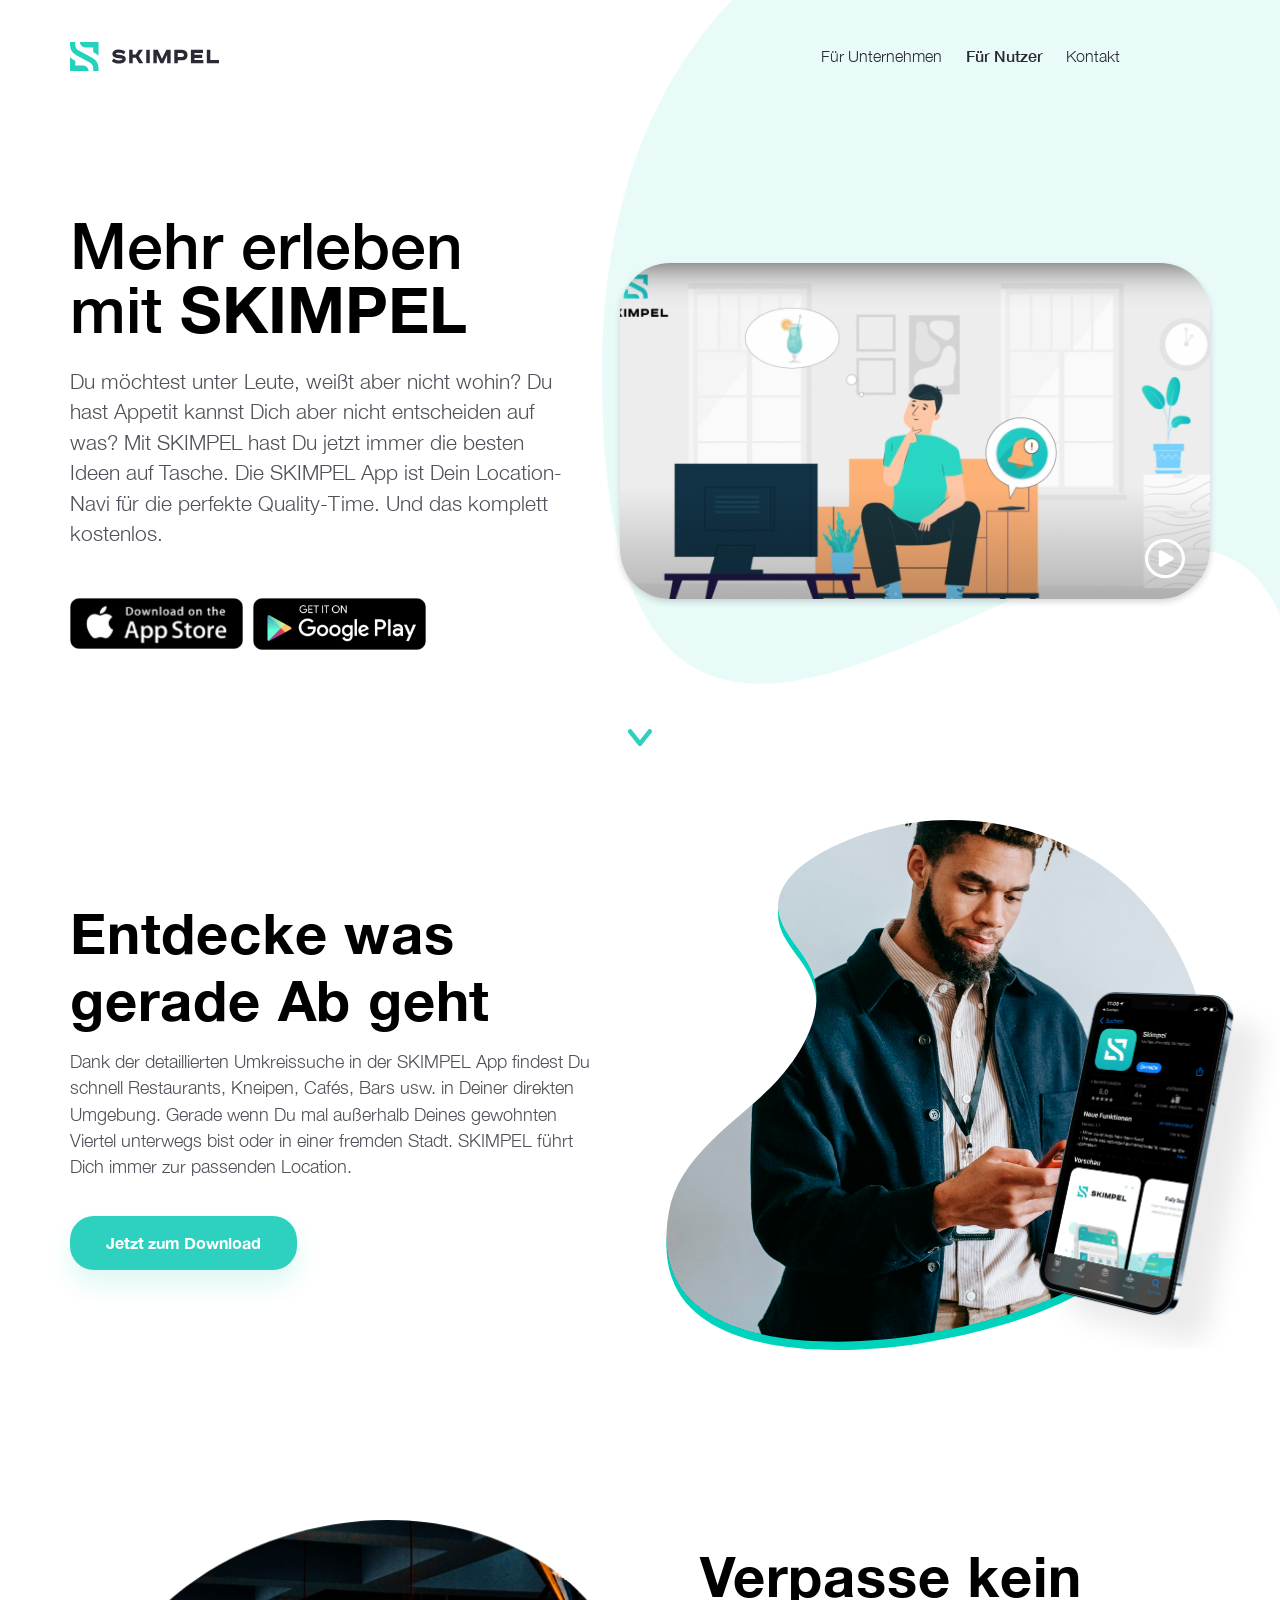
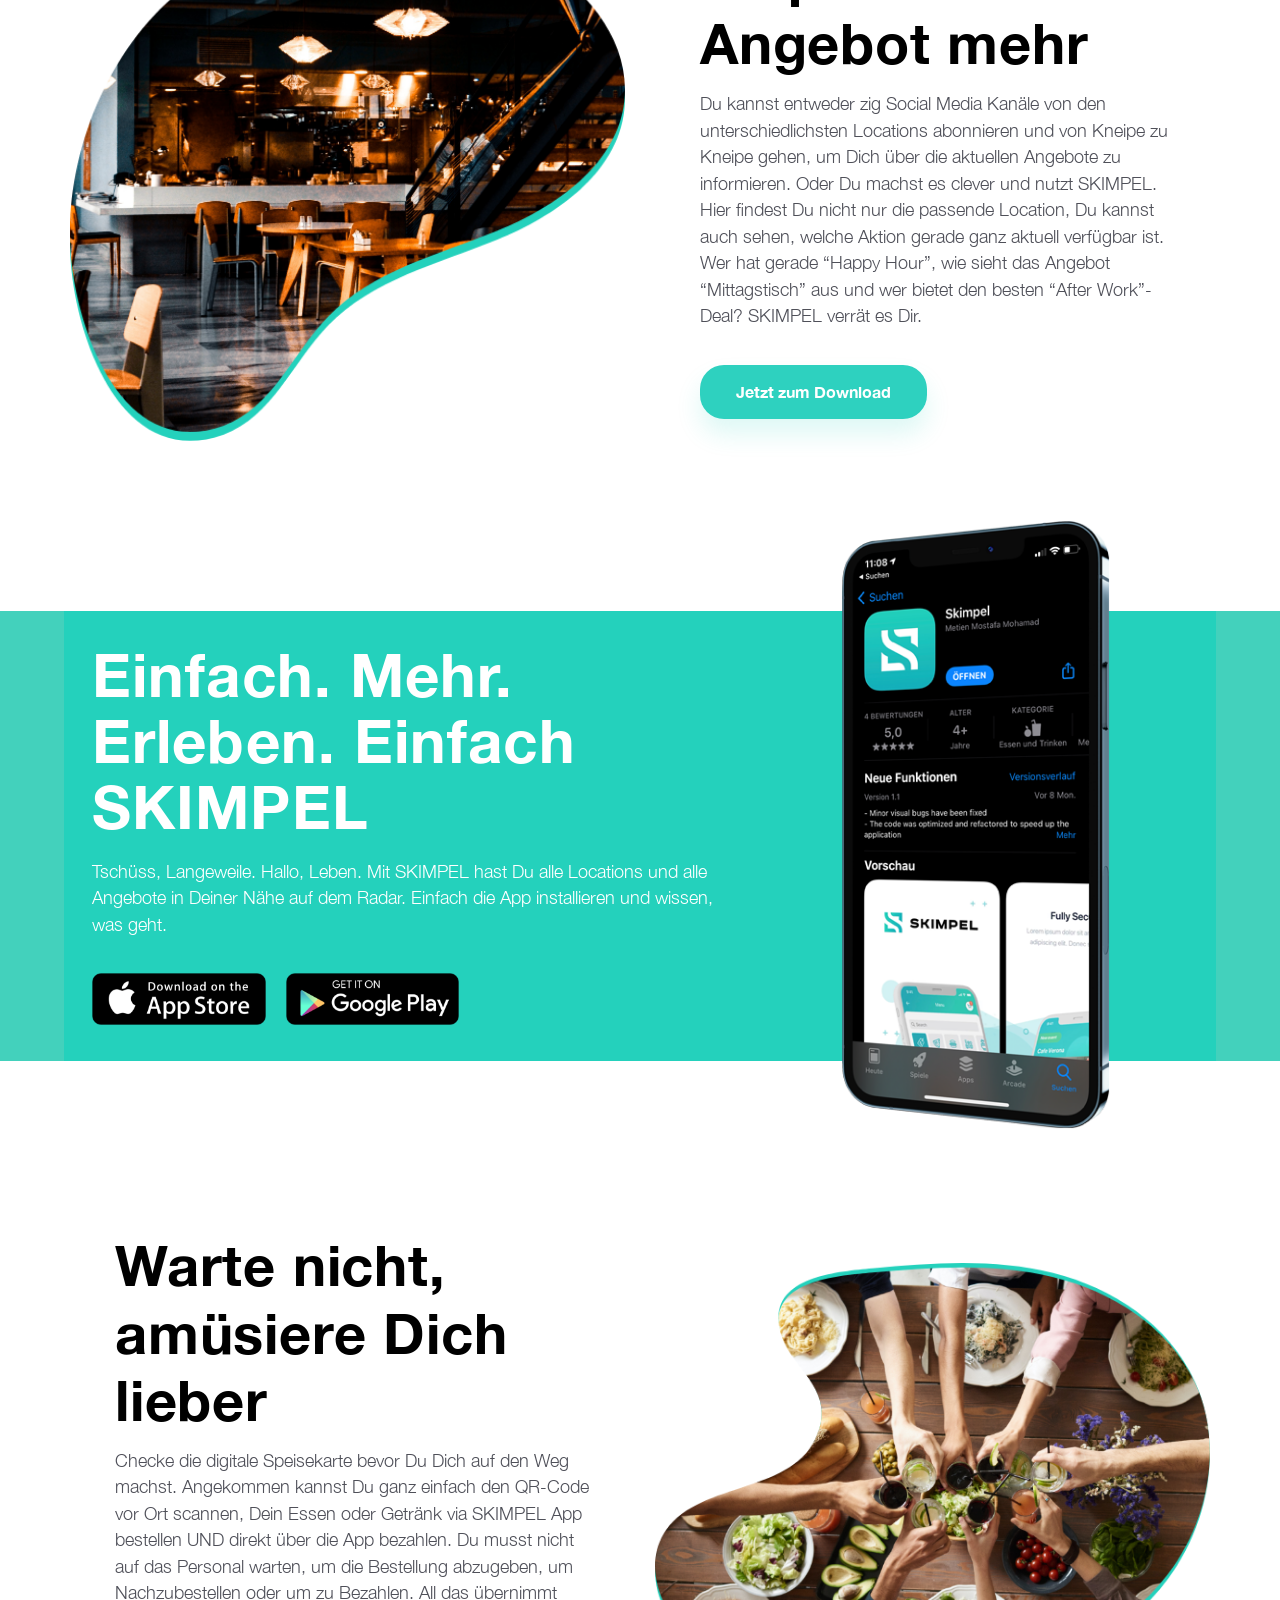
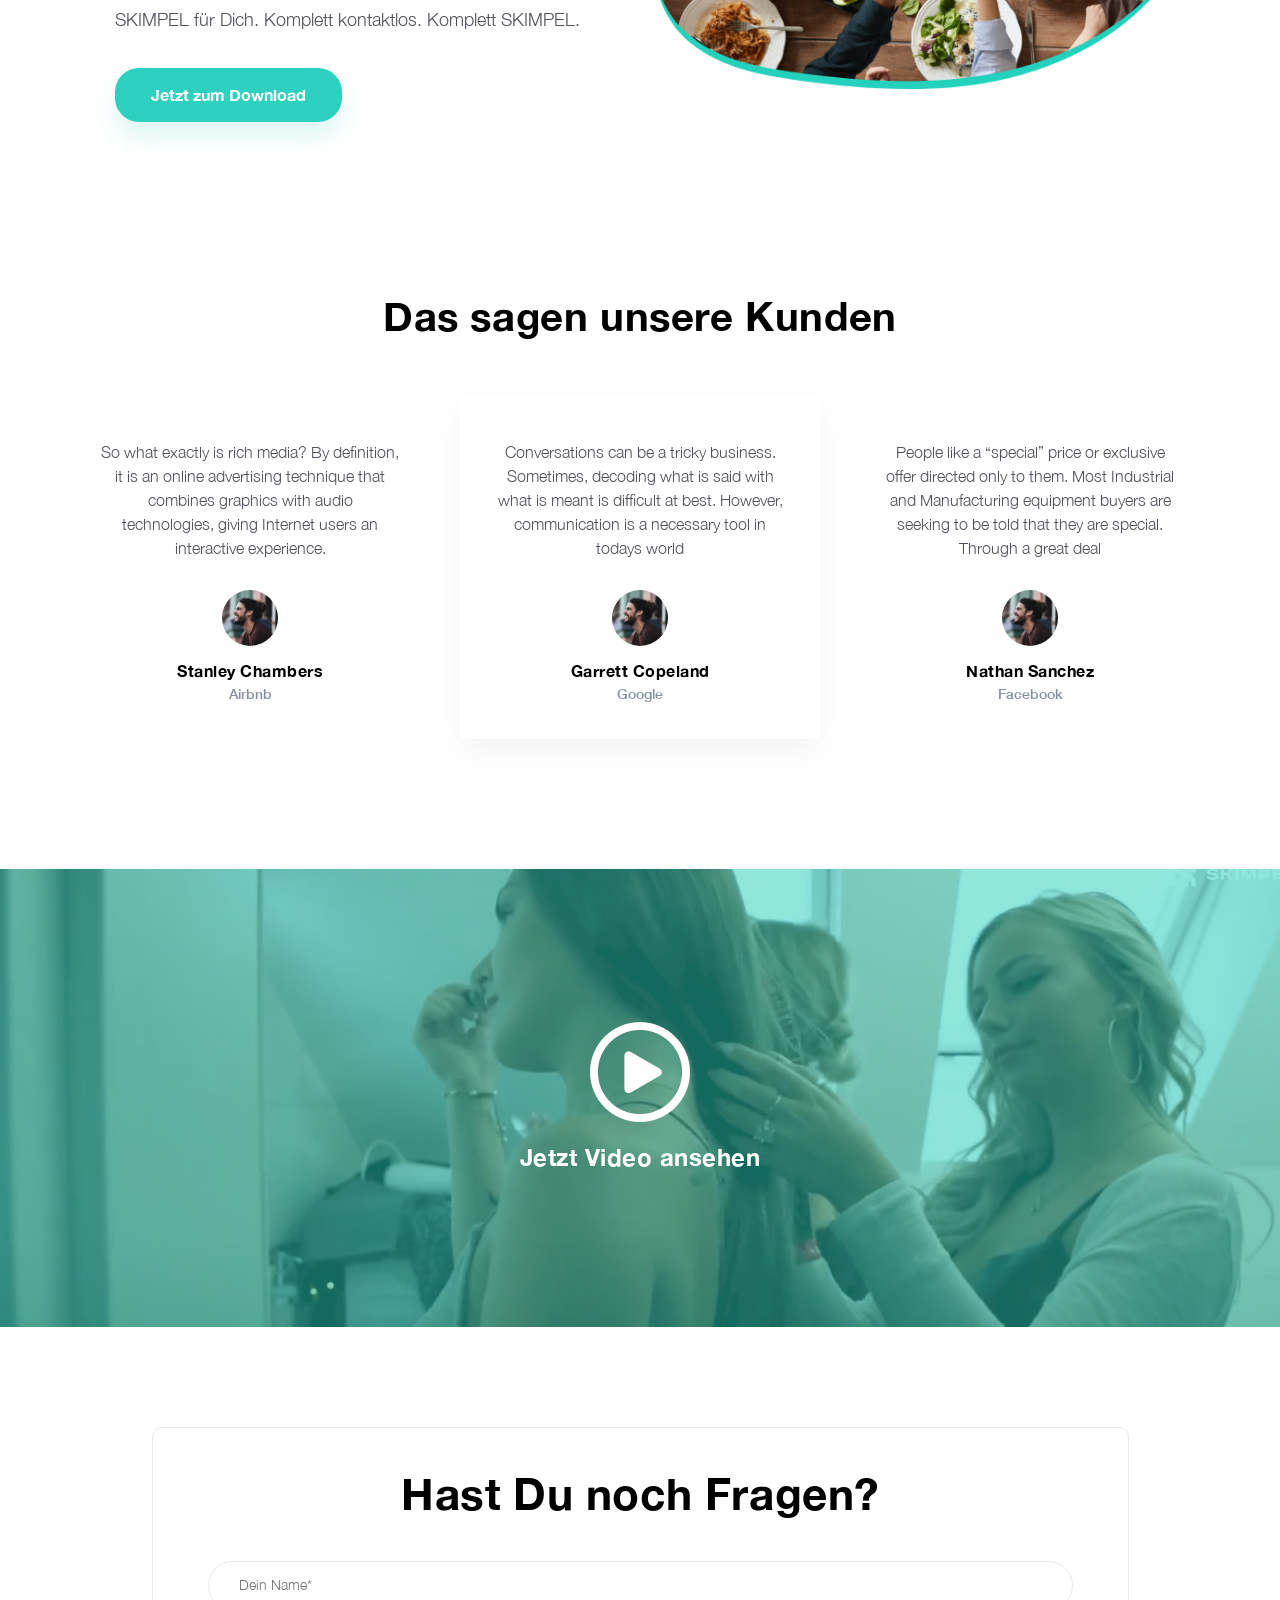
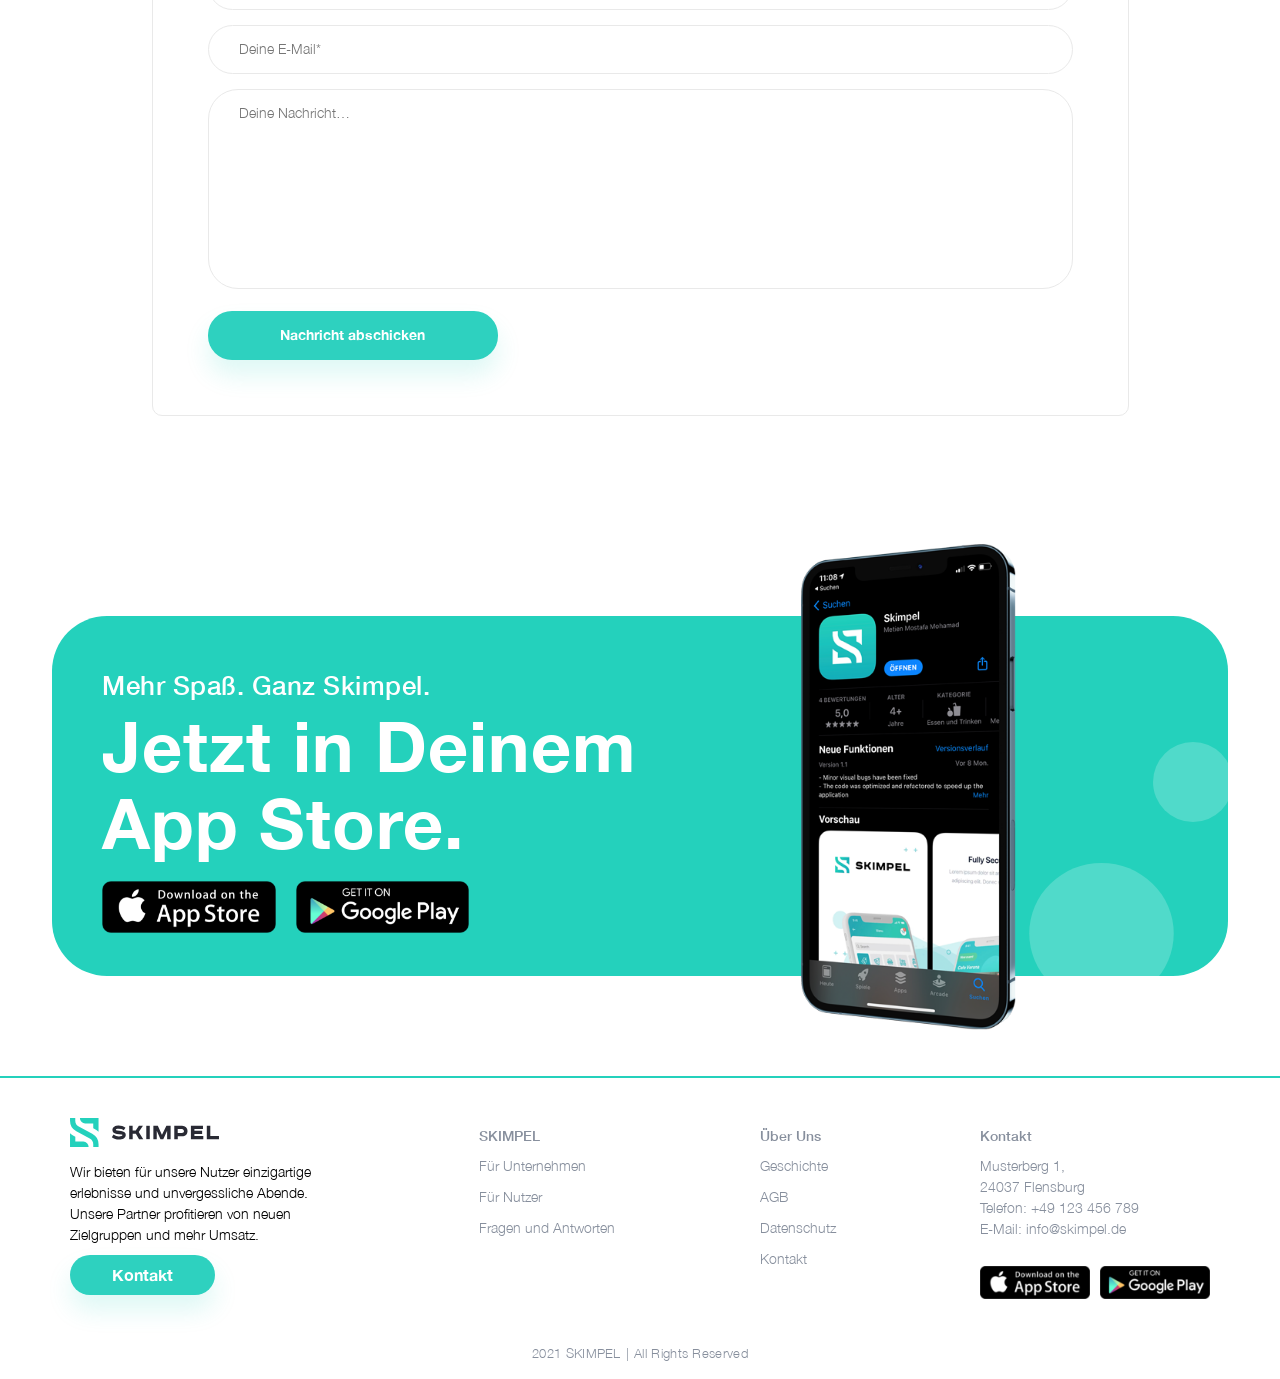
<file: B2C-page.html>
<!doctype html>
<html lang="en">
<head>
    <meta charset="UTF-8">
    <meta name="viewport"
          content="width=device-width, user-scalable=no, initial-scale=1.0, maximum-scale=1.0, minimum-scale=1.0">
    <meta http-equiv="X-UA-Compatible" content="ie=edge">
    <title>SKIMPEL</title>

    <link rel="stylesheet" href="./assets/inc/swiper/swiper-bundle.min.css">
    <link rel="stylesheet" href="./assets/css/common-style.css">
    <link rel="stylesheet" href="./assets/css/B2C-page.css">
</head>

<body class="b2c-page">
<header class="header">
    <div class="container">
        <div class="header-wrapper">
            <a href="/" class="logo"><img src="./assets/img/logo_header.svg" alt="logo"></a>
            <div class="menu-nav">
                <div class="header-wrapper-mob">
                    <a href="/" class="logo"><img src="./assets/img/logo_header.svg" alt="logo"></a>
                    <div class="menu-btn">
                        <svg class="ham hamRotate active" viewBox="0 0 100 100" width="80">
                            <path class="line top" d="m 30,33 h 40 c 3.722839,0 7.5,3.126468 7.5,8.578427 0,5.451959 -2.727029,8.421573 -7.5,8.421573 h -20"></path>
                            <path class="line middle" d="m 30,50 h 40"></path>
                            <path class="line bottom" d="m 70,67 h -40 c 0,0 -7.5,-0.802118 -7.5,-8.365747 0,-7.563629 7.5,-8.634253 7.5,-8.634253 h 20"></path>
                        </svg>
                    </div>
                </div>
                <ul class="menu-block">
                    <li><a href="./B2B-page.html">Für Unternehmen</a></li>
                    <li class="active"><a href="./B2C-page.html" class="active">Für Nutzer</a></li>
                    <li><a href="./tabs-page.html">Kontakt</a></li>
                </ul>
                <div class="mb-appstore-block">
                    <div class="txt">JETZT ZUR SKIMPEL APP</div>
                    <div class="apps-wrapper">
                        <a href="#" class="appstore"><img src="./assets/img/image_appstore.png" alt="image app"></a>
                        <a href="#" class="appstore"><img src="./assets/img/image_googlepay.png" alt="image app"></a>
                    </div>
                </div>
            </div>
            <div class="menu-btn">
                <svg class="ham hamRotate" viewBox="0 0 100 100" width="80">
                    <path class="line top" d="m 30,33 h 40 c 3.722839,0 7.5,3.126468 7.5,8.578427 0,5.451959 -2.727029,8.421573 -7.5,8.421573 h -20"></path>
                    <path class="line middle" d="m 30,50 h 40"></path>
                    <path class="line bottom" d="m 70,67 h -40 c 0,0 -7.5,-0.802118 -7.5,-8.365747 0,-7.563629 7.5,-8.634253 7.5,-8.634253 h 20"></path>
                </svg>
            </div>
        </div>
    </div>
</header>
<div class="sticky-footer-wrap">

    <div class="top-section">
        <div class="container">
            <div class="grid-block">
                <div class="info-block">
                    <div class="title">Mehr erleben mit <span>SKIMPEL</span></div>
                    <div class="description">Du möchtest unter Leute, weißt aber nicht wohin? Du hast Appetit kannst Dich aber nicht entscheiden auf was? Mit SKIMPEL hast Du jetzt immer die besten Ideen auf Tasche. Die SKIMPEL App ist Dein Location-Navi für die perfekte Quality-Time. Und das komplett kostenlos.</div>
                    <div class="apps-wrapper">
                        <a href="#" class="appstore"><img src="./assets/img/image_appstore.png" alt="image app"></a>
                        <a href="#" class="appstore"><img src="./assets/img/image_googlepay.png" alt="image app"></a>
                    </div>
                </div>
                <div class="video-wrapper">
                    <div class="video">
                        <div class="video-iframe"><iframe width="100%" height="100%" src="https://www.youtube.com/embed/xe-QfGQUpoM" title="YouTube video player" frameborder="0" allow="accelerometer; autoplay; clipboard-write; encrypted-media; gyroscope; picture-in-picture" allowfullscreen></iframe></div>
                        <div class="video-preview"><img src="./assets/img/video_fone.png" alt="image preview"></div>
                        <div class="btn-play"><i class="icon-video"></i></div>
                    </div>
                </div>
            </div>
        </div>
    </div>

    <div class="information-content-section">
        <div class="container">
            <div class="grid-box">
                <div class="box-content-items">
                    <div class="grid-row">
                        <div class="grid-items info-items">
                            <div class="content-box">
                                <div class="title">Entdecke was gerade Ab geht</div>
                                <div class="description">Dank der detaillierten Umkreissuche in der SKIMPEL App findest Du schnell Restaurants, Kneipen, Cafés, Bars usw. in Deiner direkten Umgebung. Gerade wenn Du mal außerhalb Deines gewohnten Viertel unterwegs bist oder in einer fremden Stadt. SKIMPEL führt Dich immer zur passenden Location.</div>
                                <div class="btn-wrapper"><a href="#" class="btn btn-box1">Jetzt zum Download</a></div>
                            </div>
                        </div>
                        <div class="grid-items image-box">
                            <img src="./assets/img/B2C/inf-img1.png" alt="image">
                        </div>
                    </div>
                </div>
                <div class="box-content-items">
                    <div class="grid-row">
                        <div class="grid-items info-items">
                            <div class="content-box">
                                <div class="title">Verpasse kein Angebot mehr</div>
                                <div class="description">Du kannst entweder zig Social Media Kanäle von den unterschiedlichsten Locations abonnieren und von Kneipe zu Kneipe gehen, um Dich über die aktuellen Angebote zu informieren. Oder Du machst es clever und nutzt SKIMPEL. Hier findest Du nicht nur die passende Location, Du kannst auch sehen, welche Aktion gerade ganz aktuell verfügbar ist. Wer hat gerade “Happy Hour”, wie sieht das Angebot “Mittagstisch” aus und wer bietet den besten “After Work”-Deal? SKIMPEL verrät es Dir.</div>
                                <div class="btn-wrapper"><a href="#" class="btn btn-box1">Jetzt zum Download</a></div>
                            </div>
                        </div>
                        <div class="grid-items image-box">
                            <img src="./assets/img/B2C/inf-img2.png" alt="image">
                        </div>
                    </div>
                </div>

                <div class="preview-section inside-content">
                    <div class="preview-wrapper">
                        <div class="preview-content-wrap">
                            <div class="title">Einfach. Mehr. Erleben. Einfach SKIMPEL</div>
                            <div class="description">Tschüss, Langeweile. Hallo, Leben. Mit SKIMPEL hast Du alle Locations und alle Angebote in Deiner Nähe auf dem Radar. Einfach die App installieren und wissen, was geht.</div>
                            <div class="apps-wrapper">
                                <a href="#" class="appstore"><img src="./assets/img/image_appstore.png" alt="image app"></a>
                                <a href="#" class="appstore"><img src="./assets/img/image_googlepay.png" alt="image app"></a>
                            </div>
                        </div>
                        <div class="image-box"><img src="./assets/img/preview_phone.png" alt="preview image phone"></div>
                    </div>
                </div>

                <div class="box-content-items">
                    <div class="grid-row">
                        <div class="grid-items info-items">
                            <div class="content-box">
                                <div class="title">Warte nicht, amüsiere Dich lieber</div>
                                <div class="description">Checke die digitale Speisekarte bevor Du Dich auf den Weg machst. Angekommen kannst Du ganz einfach den QR-Code vor Ort scannen, Dein Essen oder Getränk via SKIMPEL App bestellen UND direkt über die App bezahlen. Du musst nicht auf das Personal warten, um die Bestellung abzugeben, um Nachzubestellen oder um zu Bezahlen. All das übernimmt SKIMPEL für Dich. Komplett kontaktlos. Komplett SKIMPEL.</div>
                                <div class="btn-wrapper"><a href="#" class="btn btn-box1">Jetzt zum Download</a></div>
                            </div>
                        </div>
                        <div class="grid-items image-box">
                            <img src="./assets/img/B2C/inf-img3.png" alt="image">
                        </div>
                    </div>
                </div>
            </div>
        </div>
    </div>

    <div class="review-section">
        <div class="container">
            <div class="section-title">Das sagen unsere Kunden</div>
            <div class="swiper-container review-init-slider">
                <div class="card-grid swiper-wrapper">
                    <div class="card-items swiper-slide">
                        <div class="card-item">
                            <div class="text">So what exactly is rich media? By definition, it is an online advertising technique that combines graphics with audio technologies, giving Internet users an interactive experience. </div>
                            <div class="author-wrapper">
                                <div class="image-author"><img src="./assets/img/B2C/author-photo.jpg" alt="image author"></div>
                                <div class="author-name">Stanley Chambers</div>
                                <div class="description">Airbnb</div>
                            </div>
                        </div>
                    </div>
                    <div class="card-items swiper-slide">
                        <div class="card-item">
                            <div class="text">Conversations can be a tricky business. Sometimes, decoding what is said with what is meant is difficult at best. However, communication is a necessary tool in todays world</div>
                            <div class="author-wrapper">
                                <div class="image-author"><img src="./assets/img/B2C/author-photo.jpg" alt="image author"></div>
                                <div class="author-name">Garrett Copeland</div>
                                <div class="description">Google</div>
                            </div>
                        </div>
                    </div>
                    <div class="card-items swiper-slide">
                        <div class="card-item">
                            <div class="text">People like a “special” price or exclusive offer directed only to them. Most Industrial and Manufacturing equipment buyers are seeking to be told that they are special. Through a great deal</div>
                            <div class="author-wrapper">
                                <div class="image-author"><img src="./assets/img/B2C/author-photo.jpg" alt="image author"></div>
                                <div class="author-name">Nathan Sanchez</div>
                                <div class="description">Facebook</div>
                            </div>
                        </div>
                    </div>
                </div>
            </div>
        </div>
    </div>

    <div class="video-section">
        <div class="video-wrapper">
            <div class="video-iframe"><iframe width="100%" height="100%" src="https://www.youtube.com/embed/xe-QfGQUpoM" title="YouTube video player" frameborder="0" allow="accelerometer; autoplay; clipboard-write; encrypted-media; gyroscope; picture-in-picture" allowfullscreen></iframe></div>
            <div class="video-preview"><img src="./assets/img/B2C/video-preview.png" alt="image preview"></div>
            <div class="show-video"><i class="icon-video"></i><div class="txt">Jetzt Video ansehen</div></div>
        </div>
    </div>

    <div class="subscribe-section">
        <div class="container">
            <div class="form-container">
                <div class="form-title">Hast Du noch Fragen?</div>
                <form action="#" method="post">
                    <input type="text" name="text" required="" placeholder="Dein Name*">
                    <input type="email" name="email" required="" placeholder="Deine E-Mail*">
                    <textarea name="text" cols="30" rows="10" placeholder="Deine Nachricht…"></textarea>
                    <input type="submit" class="btn btn-box1" value="Nachricht abschicken">
                </form>
            </div>
        </div>
    </div>

    <div class="preview-section">
        <div class="container">
            <div class="preview-wrapper">
                <div class="preview-content-wrap">
                    <div class="subtitle">Mehr Spaß. Ganz Skimpel.</div>
                    <div class="title">Jetzt in Deinem App Store.</div>
                    <div class="apps-wrapper">
                        <a href="#" class="appstore"><img src="./assets/img/image_appstore.png" alt="image app"></a>
                        <a href="#" class="appstore"><img src="./assets/img/image_googlepay.png" alt="image app"></a>
                    </div>
                </div>
                <div class="image-box"><img src="./assets/img/preview_phone.png" alt="preview image phone"></div>
            </div>
        </div>
    </div>

</div>
<footer class="footer">
    <div class="container main-container">
        <div class="grid-items">
            <div class="item footer-info">
                <a href="/" class="logo"><img src="./assets/img/logo_header.svg" alt="logo"></a>
                <div class="description">Wir bieten für unsere Nutzer einzigartige erlebnisse und unvergessliche Abende. Unsere Partner profitieren von neuen Zielgruppen und mehr Umsatz.</div>
                <a href="./tabs-page.html" class="btn btn-box1">Kontakt</a>
            </div>
            <div class="item main-menu">
                <div class="footer-title">SKIMPEL</div>
                <ul>
                    <li><a href="./B2B-page.html">Für Unternehmen</a></li>
                    <li><a href="./B2C-page.html">Für Nutzer</a></li>
                    <li><a href="#">Fragen und Antworten</a></li>
                </ul>
            </div>
            <div class="item page-tabs-content">
                <div class="footer-title">Über Uns</div>
                <ul>
                    <li><a href="#">Geschichte</a></li>
                    <li><a href="./tabs-page.html">AGB</a></li>
                    <li><a href="./tabs-page.html">Datenschutz</a></li>
                    <li><a href="./tabs-page.html">Kontakt</a></li>
                </ul>
            </div>
            <div class="item footer-contact">
                <div class="footer-contact-wrap">
                    <div class="footer-title">Kontakt</div>
                    <div class="contact-block">
                        <p>Musterberg 1,</p>
                        <p>24037 Flensburg</p>
                        <div class="phone">Telefon:<a href="tel:+49123456789">+49 123 456 789</a></div>
                        <div class="phone">E-Mail:<a href="mailto:info@skimpel.de">info@skimpel.de</a></div>
                    </div>
                </div>
                <div class="image-block">
                    <a href="#" class="appstore"><img src="./assets/img/image_appstore.svg" alt="image app"></a>
                    <a href="#" class="appstore"><img src="./assets/img/image_googlepay.svg" alt="image app"></a>
                </div>
            </div>
        </div>
    </div>
    <div class="copyright">
        <div class="container">
            <div class="grid-copyright">
                <div class="copyright__name copyright-content">2021 SKIMPEL</div>
                <span class="copyright-content">|</span>
                <div class="copyright__r copyright-content">All Rights Reserved</div>
            </div>
        </div>
    </div>
</footer>
<script src="./assets/inc/swiper/swiper-bundle.min.js"></script>
<script src="./assets/js/common.js"></script>
<script src="./assets/js/b2c-page.js"></script>
</body>
</html>
</file>
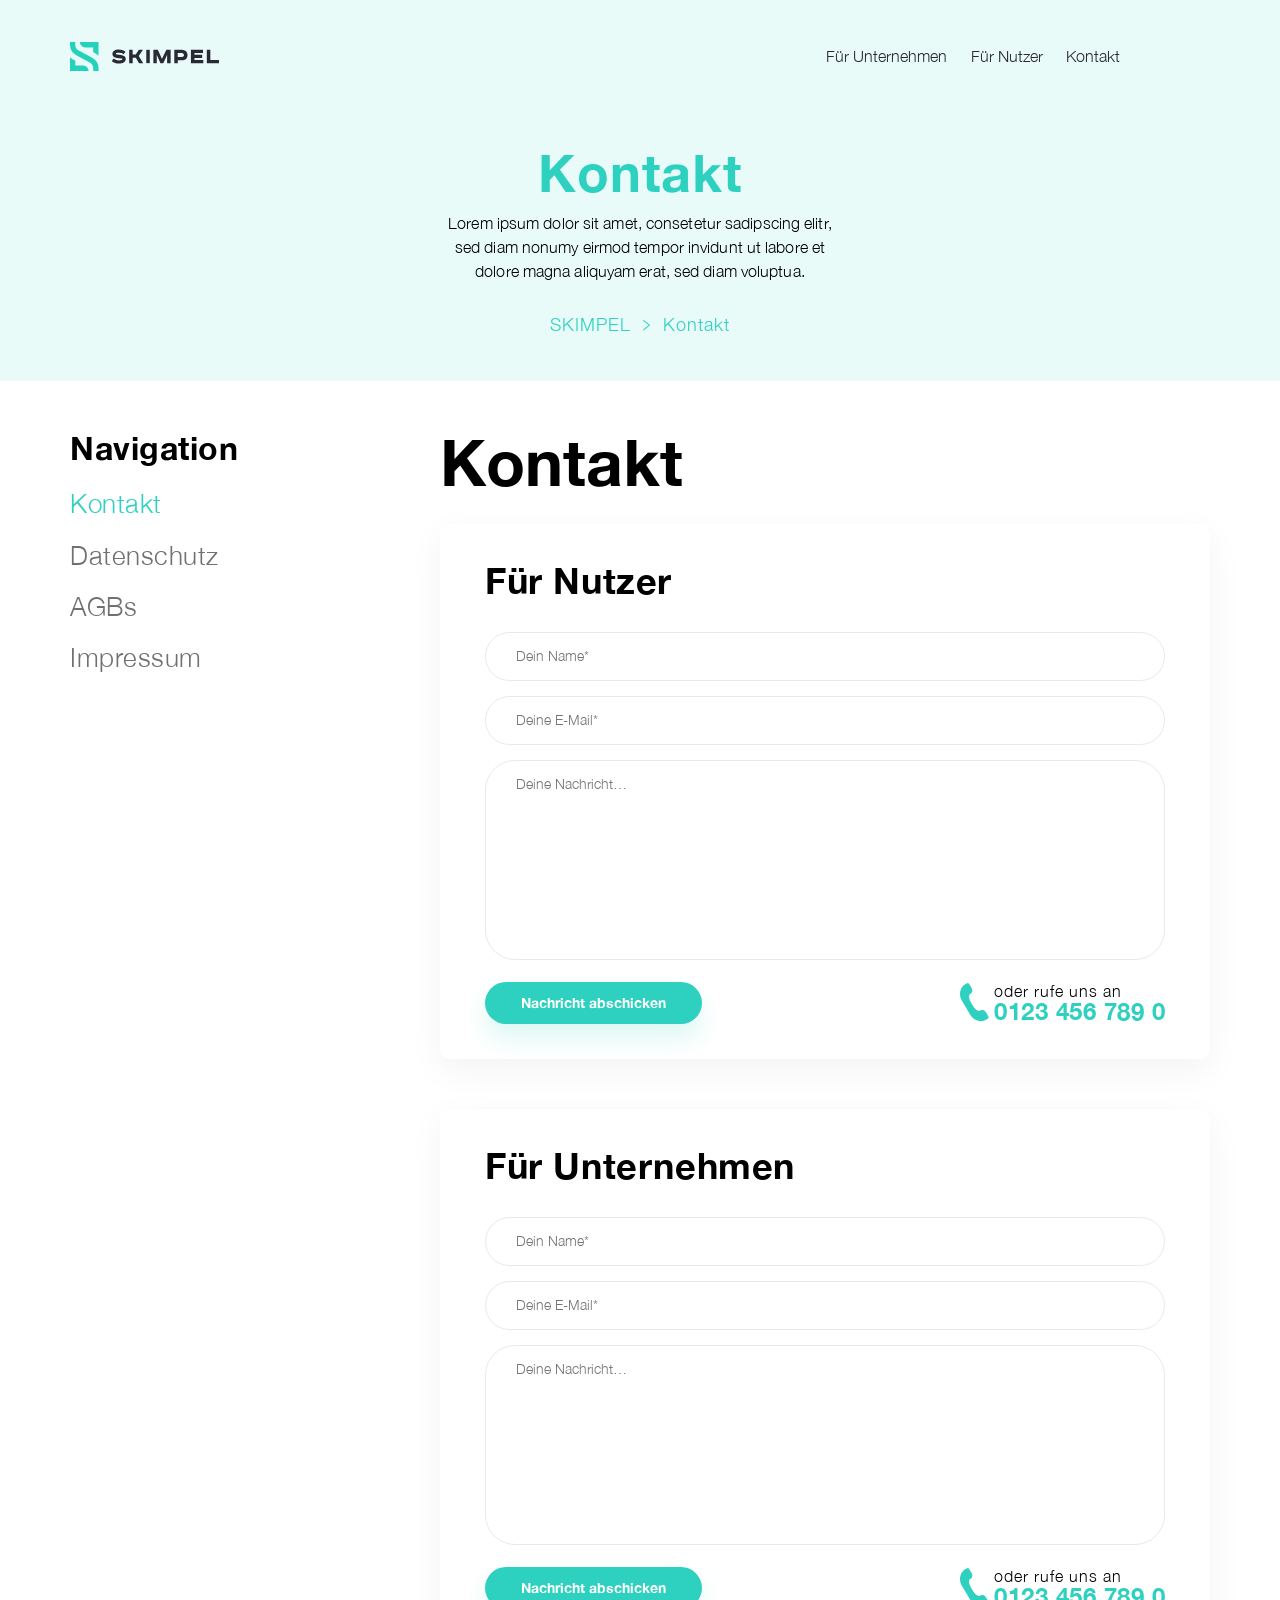
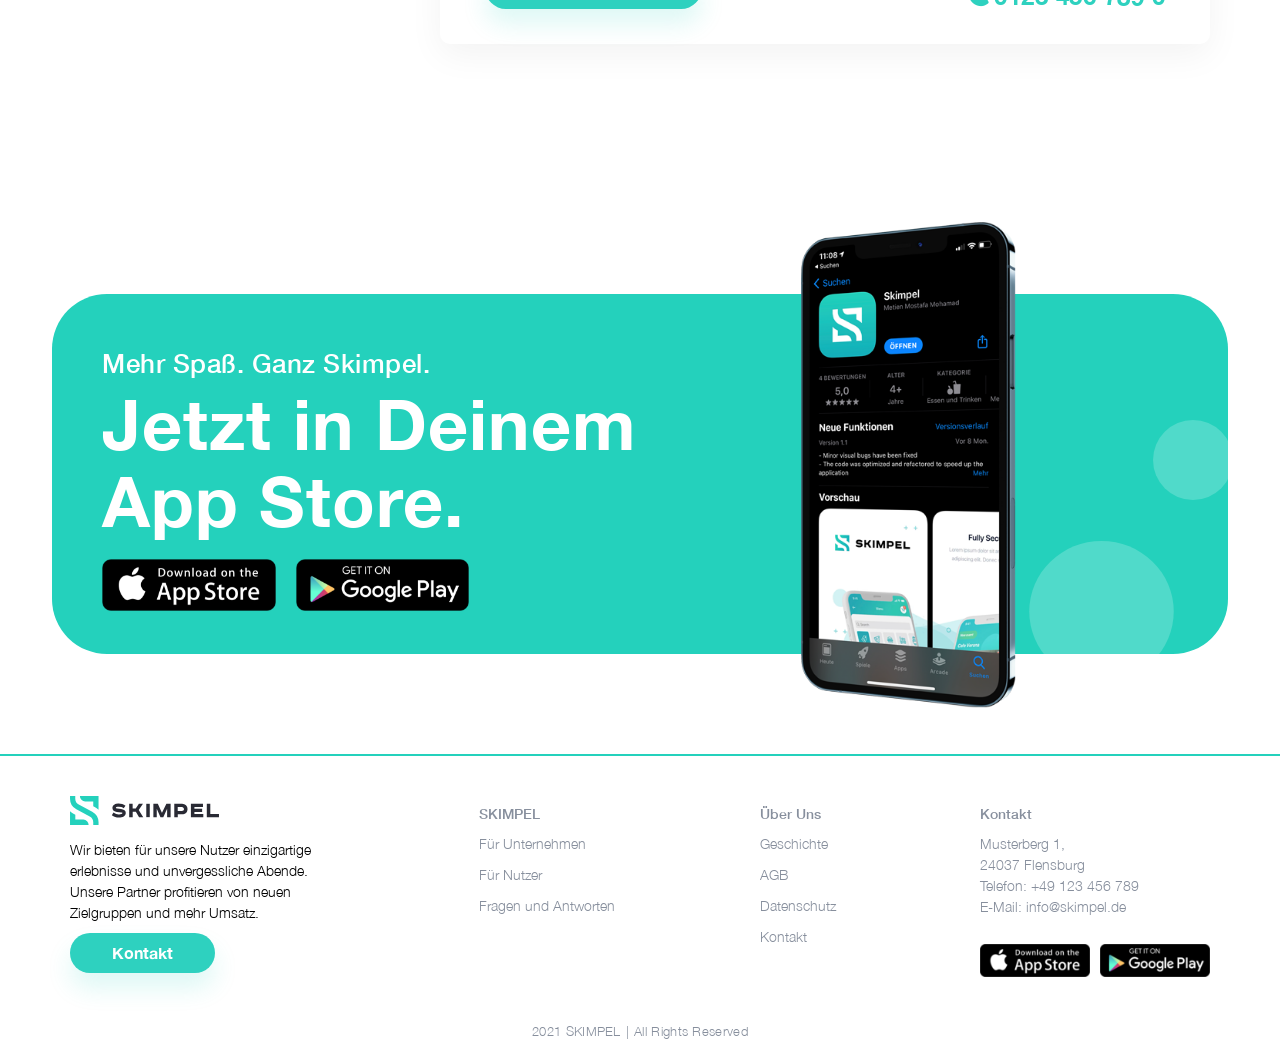
<file: tabs-page.html>
<!doctype html>
<html lang="en">
<head>
    <meta charset="UTF-8">
    <meta name="viewport"
          content="width=device-width, user-scalable=no, initial-scale=1.0, maximum-scale=1.0, minimum-scale=1.0">
    <meta http-equiv="X-UA-Compatible" content="ie=edge">
    <title>SKIMPEL</title>

    <link rel="stylesheet" href="./assets/css/common-style.css">
    <link rel="stylesheet" href="./assets/css/tabs-page.css">
</head>
<body class="tabs-page">
<!--<div class="test-block"><img src="./assets/img/BG_TEST.png" alt=""></div>-->
<header class="header">
    <div class="container">
        <div class="header-wrapper">
            <a href="/" class="logo"><img src="./assets/img/logo_header.svg" alt="logo"></a>
            <div class="menu-nav">
                <div class="header-wrapper-mob">
                    <a href="/" class="logo"><img src="./assets/img/logo_header.svg" alt="logo"></a>
                    <div class="menu-btn">
                        <svg class="ham hamRotate active" viewBox="0 0 100 100" width="80">
                            <path class="line top" d="m 30,33 h 40 c 3.722839,0 7.5,3.126468 7.5,8.578427 0,5.451959 -2.727029,8.421573 -7.5,8.421573 h -20"></path>
                            <path class="line middle" d="m 30,50 h 40"></path>
                            <path class="line bottom" d="m 70,67 h -40 c 0,0 -7.5,-0.802118 -7.5,-8.365747 0,-7.563629 7.5,-8.634253 7.5,-8.634253 h 20"></path>
                        </svg>
                    </div>
                </div>
                <ul class="menu-block">
                    <li><a href="./B2B-page.html">Für Unternehmen</a></li>
                    <li><a href="./B2C-page.html">Für Nutzer</a></li>
                    <li><a href="./tabs-page.html">Kontakt</a></li>
                </ul>
                <div class="mb-appstore-block">
                    <div class="txt">JETZT ZUR SKIMPEL APP</div>
                    <div class="apps-wrapper">
                        <a href="#" class="appstore"><img src="./assets/img/image_appstore.png" alt="image app"></a>
                        <a href="#" class="appstore"><img src="./assets/img/image_googlepay.png" alt="image app"></a>
                    </div>
                </div>
            </div>
            <div class="menu-btn">
                <svg class="ham hamRotate" viewBox="0 0 100 100" width="80">
                    <path class="line top" d="m 30,33 h 40 c 3.722839,0 7.5,3.126468 7.5,8.578427 0,5.451959 -2.727029,8.421573 -7.5,8.421573 h -20"></path>
                    <path class="line middle" d="m 30,50 h 40"></path>
                    <path class="line bottom" d="m 70,67 h -40 c 0,0 -7.5,-0.802118 -7.5,-8.365747 0,-7.563629 7.5,-8.634253 7.5,-8.634253 h 20"></path>
                </svg>
            </div>
        </div>
    </div>
</header>
<div class="sticky-footer-wrap">

    <div class="banner-section">
        <div class="container">
            <h1 class="title">Kontakt</h1>
            <div class="description-wrap">
                <div class="description">Lorem ipsum dolor sit amet, consetetur sadipscing elitr, sed diam nonumy eirmod tempor invidunt ut labore et dolore magna aliquyam erat, sed diam voluptua.</div>
            </div>
            <div class="breadcrumbs">
                <ul>
                    <li><a href="/">SKIMPEL</a></li>
                    <li><span>Kontakt</span></li>
                </ul>
            </div>
        </div>
    </div>

    <div class="section-content">
        <div class="container">
            <div class="main-wrapper">
                <div class="tabs-wrapper">
                    <div class="tab-title">Navigation</div>
                    <div class="tabs-controller">
                        <button class="tabs-btn active" data-tab="0">Kontakt</button>
                        <button class="tabs-btn" data-tab="1">Datenschutz</button>
                        <button class="tabs-btn" data-tab="2">AGBs</button>
                        <button class="tabs-btn" data-tab="3">Impressum</button>
                    </div>
                </div>
                <div class="content-wrapper-tabs">
                    <h2 class="title-block">Kontakt</h2>
                    <div class="tabs-content-grid">
                        <div class="tabs-content-items active" data-tab="0">
                            <div class="form-container">
                                <div class="form-title">Für Nutzer</div>
                                <form action="#" method="post">
                                    <input type="text" name="text" required placeholder="Dein Name*">
                                    <input type="email" name="email" required placeholder="Deine E-Mail*">
                                    <textarea name="text" cols="30" rows="10" placeholder="Deine Nachricht…"></textarea>
                                    <input type="submit" class="btn btn-box1" value="Nachricht abschicken">
                                </form>
                                <div class="form-phone-block">
                                    <div class="icon"><i class="icon-phone"></i></div>
                                    <div class="content">
                                        <div class="subtext">oder rufe uns an</div>
                                        <a class="phone-link" href="tel:01234567890">0123 456 789 0</a>
                                    </div>
                                </div>
                            </div>
                            <div class="form-container">
                                <div class="form-title">Für Unternehmen</div>
                                <form action="#" method="post">
                                    <input type="text" name="text" required placeholder="Dein Name*">
                                    <input type="email" name="email" required placeholder="Deine E-Mail*">
                                    <textarea name="text" cols="30" rows="10" placeholder="Deine Nachricht…"></textarea>
                                    <input type="submit" class="btn btn-box1" value="Nachricht abschicken">
                                </form>
                                <div class="form-phone-block">
                                    <div class="icon"><i class="icon-phone"></i></div>
                                    <div class="content">
                                        <div class="subtext">oder rufe uns an</div>
                                        <a class="phone-link" href="tel:01234567890">0123 456 789 0</a>
                                    </div>
                                </div>
                            </div>
                        </div>
                        <div class="tabs-content-items" data-tab="1">
                            <div class="box-content">
                                <p>Lorem ipsum dolor sit amet, consetetur sadipscing elitr, sed diam nonumy eirmod tempor invidunt ut labore et dolore magna aliquyam erat, sed diam voluptua. At vero eos et accusam et justo duo dolores et ea rebum. Stet clita kasd gubergren, no sea takimata sanctus est Lorem ipsum dolor sit amet. Lorem ipsum dolor sit amet, consetetur sadipscing elitr, sed diam nonumy eirmod tempor invidunt ut labore et dolore magna aliquyam erat, sed diam voluptua. At vero eos et accusam et justo duo dolores et ea rebum. Stet clita kasd gubergren, no sea takimata sanctus est Lorem ipsum dolor sit amet.</p>
                                <p>Lorem ipsum dolor sit amet, consetetur sadipscing elitr, sed diam nonumy eirmod tempor invidunt ut labore et dolore magna aliquyam erat, sed diam voluptua. At vero eos et accusam et justo duo dolores et ea rebum. Stet clita kasd gubergren, no sea takimata sanctus est Lorem ipsum dolor sit amet. Lorem ipsum dolor sit amet, consetetur sadipscing elitr, sed diam nonumy eirmod tempor invidunt ut labore et dolore magna aliquyam erat, sed diam voluptua. At vero eos et accusam et justo duo dolores et ea rebum. Stet clita kasd gubergren, no sea takimata sanctus est Lorem ipsum dolor sit amet.</p>
                            </div>
                        </div>
                        <div class="tabs-content-items" data-tab="2">
                            <div class="box-content">
                                <p>Lorem ipsum dolor sit amet, consetetur sadipscing elitr, sed diam nonumy eirmod tempor invidunt ut labore et dolore magna aliquyam erat, sed diam voluptua. At vero eos et accusam et justo duo dolores et ea rebum. Stet clita kasd gubergren, no sea takimata sanctus est Lorem ipsum dolor sit amet. Lorem ipsum dolor sit amet, consetetur sadipscing elitr, sed diam nonumy eirmod tempor invidunt ut labore et dolore magna aliquyam erat, sed diam voluptua. At vero eos et accusam et justo duo dolores et ea rebum. Stet clita kasd gubergren, no sea takimata sanctus est Lorem ipsum dolor sit amet.</p>
                                <p>Lorem ipsum dolor sit amet, consetetur sadipscing elitr, sed diam nonumy eirmod tempor invidunt ut labore et dolore magna aliquyam erat, sed diam voluptua. At vero eos et accusam et justo duo dolores et ea rebum. Stet clita kasd gubergren, no sea takimata sanctus est Lorem ipsum dolor sit amet. Lorem ipsum dolor sit amet, consetetur sadipscing elitr, sed diam nonumy eirmod tempor invidunt ut labore et dolore magna aliquyam erat, sed diam voluptua. At vero eos et accusam et justo duo dolores et ea rebum. Stet clita kasd gubergren, no sea takimata sanctus est Lorem ipsum dolor sit amet.</p>
                            </div>
                        </div>
                        <div class="tabs-content-items" data-tab="3">
                            <div class="box-content">
                                <p>Impressum</p>
                                <p>Angaben gem. § 5 TMG:</p>
                                <p>Vorname, Name
                                    Adresse
                                    PLZ
                                    Kontaktaufnahme:
                                    Telefon:
                                    Fax:
                                    E-Mail:</p>
                                <p>Umsatzsteuer-ID</p>
                                <p>Umsatzsteuer-Identifikationsnummer gem. § 27 a Umsatzsteuergesetz:</p>
                                <p>DE XXX XXX XXX</p>
                                <p>Haftungsausschluss – Disclaimer:</p>
                                <p>Haftung für Inhalte</p>
                                <p>Alle Inhalte unseres Internetauftritts wurden mit größter Sorgfalt und nach bestem Gewissen erstellt. Für die Richtigkeit, Vollständigkeit und Aktualität der Inhalte können wir jedoch keine Gewähr übernehmen. Als Diensteanbieter sind wir gemäß § 7 Abs.1 TMG für eigene Inhalte auf diesen Seiten nach den allgemeinen Gesetzen verantwortlich. Nach §§ 8 bis 10 TMG sind wir als Diensteanbieter jedoch nicht verpflichtet, übermittelte oder gespeicherte fremde Informationen zu überwachen oder nach Umständen zu forschen, die auf eine rechtswidrige Tätigkeit hinweisen. Verpflichtungen zur Entfernung oder Sperrung der Nutzung von Informationen nach den allgemeinen Gesetzen bleiben hiervon unberührt.</p>
                                <p>Eine diesbezügliche Haftung ist jedoch erst ab dem Zeitpunkt der Kenntniserlangung einer konkreten Rechtsverletzung möglich. Bei Bekanntwerden von den o.g. Rechtsverletzungen werden wir diese Inhalte unverzüglich entfernen.</p>
                            </div>
                        </div>
                    </div>
                </div>
            </div>
        </div>
    </div>

    <div class="preview-section">
        <div class="container">
            <div class="preview-wrapper">
                <div class="preview-content-wrap">
                    <div class="subtitle">Mehr Spaß. Ganz Skimpel.</div>
                    <div class="title">Jetzt in Deinem App Store.</div>
                    <div class="apps-wrapper">
                        <a href="#" class="appstore"><img src="./assets/img/image_appstore.png" alt="image app"></a>
                        <a href="#" class="appstore"><img src="./assets/img/image_googlepay.png" alt="image app"></a>
                    </div>
                </div>
                <div class="image-box"><img src="./assets/img/preview_phone.png" alt="preview image phone"></div>
            </div>
        </div>
    </div>

</div>
<footer class="footer">
    <div class="container main-container">
        <div class="grid-items">
            <div class="item footer-info">
                <a href="/" class="logo"><img src="./assets/img/logo_header.svg" alt="logo"></a>
                <div class="description">Wir bieten für unsere Nutzer einzigartige erlebnisse und unvergessliche Abende. Unsere Partner profitieren von neuen Zielgruppen und mehr Umsatz.</div>
                <a href="#" class="btn btn-box1">Kontakt</a>
            </div>
            <div class="item main-menu">
                <div class="footer-title">SKIMPEL</div>
                <ul>
                    <li><a href="./B2B-page.html">Für Unternehmen</a></li>
                    <li><a href="./B2C-page.html">Für Nutzer</a></li>
                    <li><a href="#">Fragen und Antworten</a></li>
                </ul>
            </div>
            <div class="item page-tabs-content">
                <div class="footer-title">Über Uns</div>
                <ul>
                    <li><a href="#">Geschichte</a></li>
                    <li><a href="./tabs-page.html">AGB</a></li>
                    <li><a href="./tabs-page.html">Datenschutz</a></li>
                    <li><a href="./tabs-page.html">Kontakt</a></li>
                </ul>
            </div>
            <div class="item footer-contact">
                <div class="footer-contact-wrap">
                    <div class="footer-title">Kontakt</div>
                    <div class="contact-block">
                        <p>Musterberg 1,</p>
                        <p>24037 Flensburg</p>
                        <div class="phone">Telefon:<a href="tel:+49123456789">+49 123 456 789</a></div>
                        <div class="phone">E-Mail:<a href="mailto:info@skimpel.de">info@skimpel.de</a></div>
                    </div>
                </div>
                <div class="image-block">
                    <a href="#" class="appstore"><img src="./assets/img/image_appstore.svg" alt="image app"></a>
                    <a href="#" class="appstore"><img src="./assets/img/image_googlepay.svg" alt="image app"></a>
                </div>
            </div>
        </div>
    </div>
    <div class="copyright">
        <div class="container">
            <div class="grid-copyright">
                <div class="copyright__name copyright-content">2021 SKIMPEL</div>
                <span class="copyright-content">|</span>
                <div class="copyright__r copyright-content">All Rights Reserved</div>
            </div>
        </div>
    </div>
</footer>
<script src="./assets/js/common.js"></script>
<script src="./assets/js/tabs-page.js"></script>
</body>
</html>
</file>
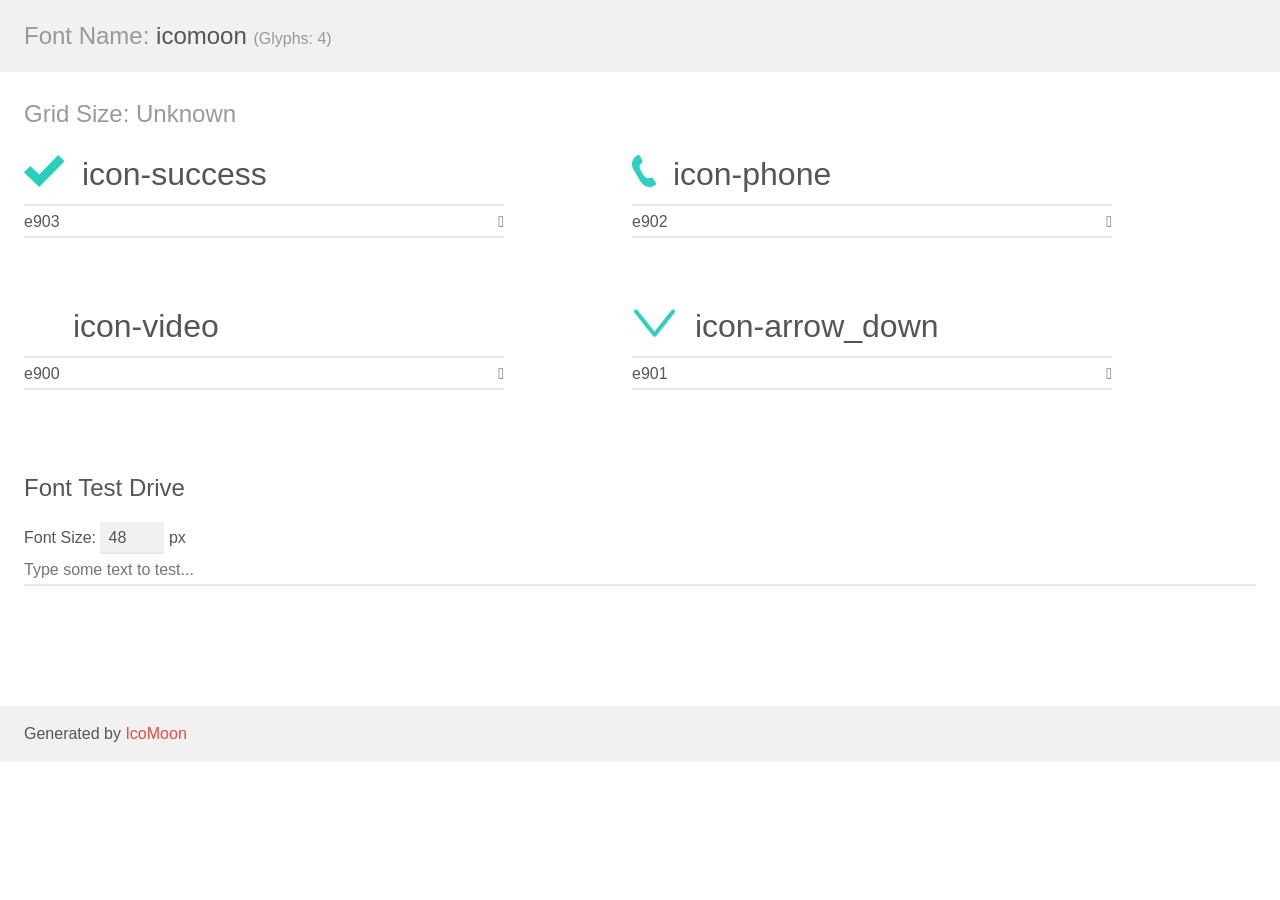
<file: assets/fonts/icomoon/demo.html>
<!doctype html>
<html>
<head>
    <meta charset="utf-8">
    <title>IcoMoon Demo</title>
    <meta name="description" content="An Icon Font Generated By IcoMoon.io">
    <meta name="viewport" content="width=device-width, initial-scale=1">
    <link rel="stylesheet" href="demo-files/demo.css">
    <link rel="stylesheet" href="style.css"></head>
<body>
    <div class="bgc1 clearfix">
        <h1 class="mhmm mvm"><span class="fgc1">Font Name:</span> icomoon <small class="fgc1">(Glyphs:&nbsp;4)</small></h1>
    </div>
    <div class="clearfix mhl ptl">
        <h1 class="mvm mtn fgc1">Grid Size: Unknown</h1>
        <div class="glyph fs1">
            <div class="clearfix bshadow0 pbs">
                <span class="icon-success"></span>
                <span class="mls"> icon-success</span>
            </div>
            <fieldset class="fs0 size1of1 clearfix hidden-false">
                <input type="text" readonly value="e903" class="unit size1of2" />
                <input type="text" maxlength="1" readonly value="&#xe903;" class="unitRight size1of2 talign-right" />
            </fieldset>
            <div class="fs0 bshadow0 clearfix hidden-true">
                <span class="unit pvs fgc1">liga: </span>
                <input type="text" readonly value="" class="liga unitRight" />
            </div>
        </div>
        <div class="glyph fs1">
            <div class="clearfix bshadow0 pbs">
                <span class="icon-phone"></span>
                <span class="mls"> icon-phone</span>
            </div>
            <fieldset class="fs0 size1of1 clearfix hidden-false">
                <input type="text" readonly value="e902" class="unit size1of2" />
                <input type="text" maxlength="1" readonly value="&#xe902;" class="unitRight size1of2 talign-right" />
            </fieldset>
            <div class="fs0 bshadow0 clearfix hidden-true">
                <span class="unit pvs fgc1">liga: </span>
                <input type="text" readonly value="" class="liga unitRight" />
            </div>
        </div>
        <div class="glyph fs1">
            <div class="clearfix bshadow0 pbs">
                <span class="icon-video"></span>
                <span class="mls"> icon-video</span>
            </div>
            <fieldset class="fs0 size1of1 clearfix hidden-false">
                <input type="text" readonly value="e900" class="unit size1of2" />
                <input type="text" maxlength="1" readonly value="&#xe900;" class="unitRight size1of2 talign-right" />
            </fieldset>
            <div class="fs0 bshadow0 clearfix hidden-true">
                <span class="unit pvs fgc1">liga: </span>
                <input type="text" readonly value="" class="liga unitRight" />
            </div>
        </div>
        <div class="glyph fs1">
            <div class="clearfix bshadow0 pbs">
                <span class="icon-arrow_down"></span>
                <span class="mls"> icon-arrow_down</span>
            </div>
            <fieldset class="fs0 size1of1 clearfix hidden-false">
                <input type="text" readonly value="e901" class="unit size1of2" />
                <input type="text" maxlength="1" readonly value="&#xe901;" class="unitRight size1of2 talign-right" />
            </fieldset>
            <div class="fs0 bshadow0 clearfix hidden-true">
                <span class="unit pvs fgc1">liga: </span>
                <input type="text" readonly value="" class="liga unitRight" />
            </div>
        </div>
    </div>

    <!--[if gt IE 8]><!-->
    <div class="mhl clearfix mbl">
        <h1>Font Test Drive</h1>
        <label>
            Font Size: <input id="fontSize" type="number" class="textbox0 mbm"
            min="8" value="48" />
            px
        </label>
        <input id="testText" type="text" class="phl size1of1 mvl"
        placeholder="Type some text to test..." value=""/>
        <div id="testDrive" class="icon-" style="font-family: icomoon">&nbsp;
        </div>
    </div>
    <!--<![endif]-->
    <div class="bgc1 clearfix">
        <p class="mhl">Generated by <a href="https://icomoon.io/app">IcoMoon</a></p>
    </div>

    <script src="demo-files/demo.js"></script>
</body>
</html>
</file>
<file: assets/css/home-page.css>
/*fonts mixins*/
/*==================
preview-section
==================*/
@media (min-width: 768px) {
  .preview-section {
    margin-bottom: 76px;
  }
}
@media (min-width: 992px) {
  .preview-section {
    margin-bottom: 100px;
  }
}
.preview-section .preview-wrapper {
  position: relative;
  background: #24D1BC;
  padding: 40px 15px 18px;
  margin: 0 -15px;
}
@media (min-width: 768px) {
  .preview-section .preview-wrapper {
    margin: 0;
    border-radius: 55px;
    padding: 40px 40px 40px;
  }
  .preview-section .preview-wrapper:after {
    content: "";
    position: absolute;
    right: -5px;
    top: 35%;
    width: 80px;
    height: 80px;
    background-image: url("/assets/img/BG_circle_top.svg");
    background-position: center;
    background-repeat: no-repeat;
    background-size: contain;
  }
  .preview-section .preview-wrapper:before {
    content: "";
    position: absolute;
    right: 54px;
    bottom: -30px;
    width: 145px;
    height: 145px;
    background-image: url("/assets/img/BG_circle_bt.svg");
    background-position: center;
    background-repeat: no-repeat;
    background-size: contain;
  }
}
@media (min-width: 1200px) {
  .preview-section .preview-wrapper {
    margin: 0 -18px;
    padding: 56px 50px 43px;
  }
}
@media (min-width: 1400px) {
  .preview-section .preview-wrapper {
    margin: 0 -50px;
  }
}
.preview-section .preview-content-wrap {
  max-width: 51%;
}
@media (min-width: 992px) {
  .preview-section .preview-content-wrap {
    max-width: 480px;
  }
}
@media (min-width: 1200px) {
  .preview-section .preview-content-wrap {
    max-width: 540px;
  }
}
.preview-section .preview-content-wrap .subtitle {
  font-family: "HelveticaNeue-Medium", Arial, sans-serif;
  font-weight: 500;
  font-style: normal;
  font-size: 20px;
  line-height: 1.1;
  margin-bottom: 7px;
  color: #FFFFFF;
  letter-spacing: 0.5px;
  display: none;
}
@media (min-width: 768px) {
  .preview-section .preview-content-wrap .subtitle {
    display: inline-block;
  }
}
@media (min-width: 992px) {
  .preview-section .preview-content-wrap .subtitle {
    font-size: 22px;
  }
}
@media (min-width: 1200px) {
  .preview-section .preview-content-wrap .subtitle {
    font-size: 26px;
  }
}
.preview-section .preview-content-wrap .title {
  font-size: 43px;
  font-family: "HelveticaNeue-Bold", Arial, sans-serif;
  font-weight: bold;
  font-style: normal;
  line-height: 1.1;
  margin-bottom: 40px;
  color: #FFFFFF;
  letter-spacing: 1.1px;
}
@media (min-width: 768px) {
  .preview-section .preview-content-wrap .title {
    margin-bottom: 20px;
  }
}
@media (min-width: 992px) {
  .preview-section .preview-content-wrap .title {
    font-size: 52px;
  }
}
@media (min-width: 1200px) {
  .preview-section .preview-content-wrap .title {
    font-size: 70px;
  }
}
.preview-section .preview-content-wrap .description {
  font-size: 14px;
  line-height: 1.47;
  margin-bottom: 25px;
  color: #ffffff;
}
@media (min-width: 768px) {
  .preview-section .preview-content-wrap .description {
    font-size: 16px;
  }
}
@media (min-width: 992px) {
  .preview-section .preview-content-wrap .description {
    font-size: 18px;
    margin-bottom: 30px;
  }
}
@media (min-width: 1200px) {
  .preview-section .preview-content-wrap .description {
    margin-bottom: 35px;
  }
}
.preview-section .preview-content-wrap .apps-wrapper {
  display: -webkit-box;
  display: -ms-flexbox;
  display: flex;
}
@media (max-width: 767px) {
  .preview-section .preview-content-wrap .apps-wrapper {
    min-width: 335px;
    margin-left: -5px;
  }
}
@media (max-width: 767px) {
  .preview-section .preview-content-wrap .apps-wrapper .appstore {
    width: 50%;
  }
}
@media (min-width: 768px) {
  .preview-section .preview-content-wrap .apps-wrapper .appstore {
    max-width: 150px;
  }
}
@media (min-width: 1200px) {
  .preview-section .preview-content-wrap .apps-wrapper .appstore {
    max-width: inherit;
  }
}
.preview-section .preview-content-wrap .apps-wrapper .appstore + .appstore {
  margin-left: 10px;
}
@media (min-width: 768px) {
  .preview-section .preview-content-wrap .apps-wrapper .appstore + .appstore {
    margin-left: 20px;
  }
}
.preview-section .preview-content-wrap .apps-wrapper .appstore img {
  width: 100%;
}
.preview-section .image-box {
  position: absolute;
  top: 10px;
  right: 30px;
}
@media (min-width: 768px) {
  .preview-section .image-box {
    top: -20%;
    bottom: -15%;
    right: 18%;
  }
}
@media (max-width: 767px) {
  .preview-section .image-box {
    height: 240px;
  }
}
.preview-section .image-box img {
  height: 100%;
  object-position: center;
  object-fit: contain;
  width: 100%;
}

body.home {
  position: relative;
}
body.home:after {
  background-image: url("../img/BG_home_top-mb.svg");
  background-repeat: no-repeat;
  background-position: bottom right;
  content: "";
  position: absolute;
  width: 400px;
  height: 330px;
  left: -28%;
  display: block;
  pointer-events: none;
}
@media (min-width: 768px) {
  body.home:after {
    height: 550px;
    left: 0;
    width: 100%;
    background-image: url("../img/BG_home_top.png");
  }
}
@media (min-width: 992px) {
  body.home:after {
    height: 750px;
  }
}
@media (min-width: 1200px) {
  body.home:after {
    height: 850px;
  }
}
@media (min-width: 1400px) {
  body.home:after {
    left: -7%;
  }
}
@media (min-width: 1640px) {
  body.home:after {
    left: -18%;
  }
}

/*==================
top-section
==================*/
.top-section {
  padding: 15px 0 110px;
  position: relative;
}
@media (min-width: 768px) {
  .top-section {
    padding: 20px 0 110px;
  }
}
@media (min-width: 1200px) {
  .top-section {
    padding: 29px 0 180px;
  }
}
.top-section:after {
  content: "";
  position: absolute;
  width: 20px;
  height: 20px;
  left: 50%;
  bottom: 70px;
  transform: translateX(-50%);
  transition: 1s;
  animation: 1.5s 2s infinite arrowDownAnimate;
  background-image: url("../img/arrow_down.svg");
  background-repeat: no-repeat;
  background-size: contain;
  background-position: center;
}
@media (min-width: 1200px) {
  .top-section:after {
    width: 25px;
    height: 25px;
  }
}
@keyframes arrowDownAnimate {
  0% {
    bottom: 70px;
    opacity: 1;
  }
  25% {
    bottom: 65px;
    opacity: 0.75;
  }
  50% {
    bottom: 55px;
    opacity: 0.5;
  }
  75% {
    bottom: 50px;
    opacity: 0.25;
  }
  100% {
    bottom: 45px;
    opacity: 0.05;
  }
}
.top-section .grid-block {
  display: -webkit-box;
  display: -ms-flexbox;
  display: flex;
  -webkit-box-orient: vertical;
  -webkit-box-direction: reverse;
  -ms-flex-direction: column-reverse;
  flex-direction: column-reverse;
  -webkit-box-align: center;
  -ms-flex-align: center;
  align-items: center;
}
@media (min-width: 768px) {
  .top-section .grid-block {
    -webkit-box-orient: horizontal;
    -webkit-box-direction: normal;
    -ms-flex-direction: row;
    flex-direction: row;
    -webkit-box-pack: justify;
    -ms-flex-pack: justify;
    justify-content: space-between;
  }
}
.top-section .info-block {
  margin: 0 -10px;
}
@media (min-width: 768px) {
  .top-section .info-block {
    max-width: 420px;
    margin: 0 30px 0 0;
    width: 100%;
  }
}
@media (min-width: 992px) {
  .top-section .info-block {
    margin: 0 50px 0 0;
    max-width: 510px;
  }
}
@media (min-width: 1200px) {
  .top-section .info-block {
    max-width: 590px;
    margin: 0 89px 0 0;
  }
}
.top-section .image-block {
  margin-bottom: 40px;
}
@media (min-width: 768px) {
  .top-section .image-block {
    flex: 0 1 455px;
    margin-bottom: 0;
  }
}
.top-section .image-block img {
  width: auto;
  height: auto;
}
@media (min-width: 768px) {
  .top-section .image-block img {
    width: 100%;
  }
}
.top-section .title {
  margin-bottom: 15px;
  line-height: 1;
  font-size: 34px;
  text-align: center;
  letter-spacing: 1.1px;
  font-family: "HelveticaNeue-Medium", Arial, sans-serif;
  font-weight: 500;
  font-style: normal;
}
@media (min-width: 768px) {
  .top-section .title {
    font-size: 43px;
    text-align: left;
  }
}
@media (min-width: 992px) {
  .top-section .title {
    font-size: 52px;
    margin-bottom: 20px;
  }
}
@media (min-width: 1200px) {
  .top-section .title {
    font-size: 64px;
    margin-bottom: 25px;
  }
}
.top-section .title span {
  font-family: "HelveticaNeue-Bold", Arial, sans-serif;
  font-weight: bold;
  font-style: normal;
  display: inline-block;
}
.top-section .description {
  font-size: 14px;
  line-height: 1.45;
  margin-bottom: 25px;
  text-align: center;
}
@media (min-width: 768px) {
  .top-section .description {
    font-size: 16px;
    text-align: left;
  }
}
@media (min-width: 992px) {
  .top-section .description {
    margin-bottom: 30px;
    font-size: 18px;
  }
}
@media (min-width: 1200px) {
  .top-section .description {
    padding-right: 30px;
    margin-bottom: 35px;
    font-size: 21px;
  }
}
.top-section .btn-wrapper {
  display: -webkit-box;
  display: -ms-flexbox;
  display: flex;
  -webkit-box-pack: center;
  -ms-flex-pack: center;
  justify-content: center;
}
@media (min-width: 768px) {
  .top-section .btn-wrapper {
    -webkit-box-pack: start;
    -ms-flex-pack: start;
    justify-content: flex-start;
  }
}
@media (max-width: 767px) {
  .top-section .btn-wrapper .btn {
    width: 190px;
    min-width: 190px;
  }
}
@media (max-width: 575px) {
  .top-section .btn-wrapper .btn {
    width: 100%;
    min-width: 100%;
  }
}
@media (min-width: 768px) {
  .top-section .btn-wrapper .btn-box1 {
    min-width: 200px;
  }
}
@media (min-width: 768px) {
  .top-section .btn-wrapper .btn-box2 {
    min-width: auto;
    width: auto;
  }
}
.top-section .btn-wrapper .btn + .btn {
  margin: 12px 0 0;
}
@media (min-width: 576px) {
  .top-section .btn-wrapper .btn + .btn {
    margin: 0 0 0 15px;
  }
}
@media (min-width: 768px) {
  .top-section .btn-wrapper .btn + .btn {
    margin: 0 0 0 22.5px;
  }
}

/*==================
top-section:END
==================*/
/*==================
info-section
==================*/
.info-section {
  padding-bottom: 91px;
  background-color: #E2F1FA;
  padding-top: 5px;
}
@media (min-width: 768px) {
  .info-section {
    padding-top: 0;
    padding-bottom: 140px;
    background-color: transparent;
  }
}
@media (min-width: 992px) {
  .info-section {
    padding-bottom: 200px;
  }
}
@media (min-width: 1200px) {
  .info-section {
    padding-bottom: 250px;
  }
}

@media (min-width: 768px) {
  .grid-box {
    margin: 0 -15px;
  }
}
.grid-box .box-content-items {
  margin-bottom: 36px;
}
@media (min-width: 768px) {
  .grid-box .box-content-items {
    margin-bottom: 100px;
  }
}
@media (min-width: 992px) {
  .grid-box .box-content-items {
    margin-bottom: 130px;
  }
}
@media (min-width: 1200px) {
  .grid-box .box-content-items {
    margin-bottom: 170px;
  }
}
@media (min-width: 768px) {
  .grid-box .box-content-items:nth-child(even) .content-item {
    order: 2;
  }
}
@media (min-width: 992px) {
  .grid-box .box-content-items:nth-child(even) .content-item {
    padding-left: 30px;
  }
}
@media (min-width: 1200px) {
  .grid-box .box-content-items:nth-child(even) .content-item {
    padding-left: 60px;
  }
}
@media (min-width: 768px) {
  .grid-box .box-content-items:nth-child(even) .video-item {
    order: 1;
  }
}
.grid-box .box-content-items:last-child {
  margin-bottom: 0;
}

.grid-row {
  display: -webkit-box;
  display: -ms-flexbox;
  display: flex;
  -webkit-box-orient: vertical;
  -webkit-box-direction: reverse;
  -ms-flex-direction: column-reverse;
  flex-direction: column-reverse;
}
@media (min-width: 768px) {
  .grid-row {
    -webkit-box-orient: horizontal;
    -webkit-box-direction: normal;
    -ms-flex-direction: row;
    flex-direction: row;
    -webkit-box-align: center;
    -ms-flex-align: center;
    align-items: center;
  }
}
@media (min-width: 1200px) {
  .grid-row {
    margin: 0 -18px;
  }
}
@media (min-width: 768px) {
  .grid-row .grid-items {
    width: 50%;
    min-width: 50%;
    padding: 0 18px;
  }
}
.grid-row .content-item .title {
  font-family: "HelveticaNeue-Bold", Arial, sans-serif;
  font-weight: bold;
  font-style: normal;
  font-size: 33px;
  line-height: 1.2;
  margin-bottom: 15px;
  letter-spacing: 0.8px;
}
@media (min-width: 992px) {
  .grid-row .content-item .title {
    font-size: 36px;
  }
}
@media (min-width: 1200px) {
  .grid-row .content-item .title {
    font-size: 40px;
    margin-bottom: 18px;
  }
}
.grid-row .content-item .description {
  font-size: 14px;
  line-height: 1.47;
  margin-bottom: 25px;
}
@media (min-width: 768px) {
  .grid-row .content-item .description {
    font-size: 16px;
  }
}
@media (min-width: 992px) {
  .grid-row .content-item .description {
    font-size: 18px;
    margin-bottom: 30px;
  }
}
@media (min-width: 1200px) {
  .grid-row .content-item .description {
    padding-right: 30px;
    margin-bottom: 35px;
  }
}
.grid-row .content-item .btn {
  display: inline-block;
  min-width: 170px;
}
@media (min-width: 768px) {
  .grid-row .content-item .btn {
    min-width: 201px;
  }
}
.grid-row .video-item {
  margin-bottom: 23px;
}
@media (min-width: 768px) {
  .grid-row .video-item {
    margin-bottom: 0;
  }
}
.grid-row .video {
  padding-top: 58%;
  border-radius: 25px;
  overflow: hidden;
  position: relative;
  width: 100%;
  box-shadow: 0 3px 6px rgba(0, 0, 0, 0.16);
}
@media (min-width: 768px) {
  .grid-row .video {
    padding-top: 320px;
    border-radius: 50px;
  }
}
@media (min-width: 992px) {
  .grid-row .video {
    padding-top: 336px;
  }
}
.grid-row .video.watch-video .video-iframe {
  display: block;
}
.grid-row .video.watch-video .video-preview {
  display: none;
}
.grid-row .video .video-iframe {
  display: none;
  position: absolute;
  top: 0;
  left: 0;
  right: 0;
  bottom: 0;
  z-index: 1;
}
.grid-row .video .video-iframe iframe {
  width: 100%;
  height: 100%;
}
.grid-row .video .video-preview {
  position: absolute;
  top: 0;
  left: 0;
  right: 0;
  bottom: 0;
  z-index: 1;
  display: block;
}
.grid-row .video .video-preview img {
  width: 100%;
  height: 100%;
  object-fit: cover;
  object-position: center;
}
.grid-row .video .btn-play {
  position: absolute;
  z-index: 2;
  right: 15px;
  bottom: 15px;
  cursor: pointer;
}
@media (min-width: 768px) {
  .grid-row .video .btn-play {
    right: 25px;
    bottom: 20px;
  }
}
.grid-row .video .btn-play:hover i {
  color: #2ED1BF;
}
.grid-row .video .btn-play i {
  color: #fff;
  font-size: 36px;
  transition: color 0.3s ease-in;
}
@media (min-width: 1200px) {
  .grid-row .video .btn-play i {
    font-size: 40px;
  }
}

/*==================
info-section:END
==================*/

/*# sourceMappingURL=home-page.css.map */
</file>
<file: assets/css/B2B-page.css>
/*fonts mixins*/
/*==================
preview-section
==================*/
@media (min-width: 768px) {
  .preview-section {
    margin-bottom: 76px;
  }
}
@media (min-width: 992px) {
  .preview-section {
    margin-bottom: 100px;
  }
}
.preview-section .preview-wrapper {
  position: relative;
  background: #24D1BC;
  padding: 40px 15px 18px;
  margin: 0 -15px;
}
@media (min-width: 768px) {
  .preview-section .preview-wrapper {
    margin: 0;
    border-radius: 55px;
    padding: 40px 40px 40px;
  }
  .preview-section .preview-wrapper:after {
    content: "";
    position: absolute;
    right: -5px;
    top: 35%;
    width: 80px;
    height: 80px;
    background-image: url("/assets/img/BG_circle_top.svg");
    background-position: center;
    background-repeat: no-repeat;
    background-size: contain;
  }
  .preview-section .preview-wrapper:before {
    content: "";
    position: absolute;
    right: 54px;
    bottom: -30px;
    width: 145px;
    height: 145px;
    background-image: url("/assets/img/BG_circle_bt.svg");
    background-position: center;
    background-repeat: no-repeat;
    background-size: contain;
  }
}
@media (min-width: 1200px) {
  .preview-section .preview-wrapper {
    margin: 0 -18px;
    padding: 56px 50px 43px;
  }
}
@media (min-width: 1400px) {
  .preview-section .preview-wrapper {
    margin: 0 -50px;
  }
}
.preview-section .preview-content-wrap {
  max-width: 51%;
}
@media (min-width: 992px) {
  .preview-section .preview-content-wrap {
    max-width: 480px;
  }
}
@media (min-width: 1200px) {
  .preview-section .preview-content-wrap {
    max-width: 540px;
  }
}
.preview-section .preview-content-wrap .subtitle {
  font-family: "HelveticaNeue-Medium", Arial, sans-serif;
  font-weight: 500;
  font-style: normal;
  font-size: 20px;
  line-height: 1.1;
  margin-bottom: 7px;
  color: #FFFFFF;
  letter-spacing: 0.5px;
  display: none;
}
@media (min-width: 768px) {
  .preview-section .preview-content-wrap .subtitle {
    display: inline-block;
  }
}
@media (min-width: 992px) {
  .preview-section .preview-content-wrap .subtitle {
    font-size: 22px;
  }
}
@media (min-width: 1200px) {
  .preview-section .preview-content-wrap .subtitle {
    font-size: 26px;
  }
}
.preview-section .preview-content-wrap .title {
  font-size: 43px;
  font-family: "HelveticaNeue-Bold", Arial, sans-serif;
  font-weight: bold;
  font-style: normal;
  line-height: 1.1;
  margin-bottom: 40px;
  color: #FFFFFF;
  letter-spacing: 1.1px;
}
@media (min-width: 768px) {
  .preview-section .preview-content-wrap .title {
    margin-bottom: 20px;
  }
}
@media (min-width: 992px) {
  .preview-section .preview-content-wrap .title {
    font-size: 52px;
  }
}
@media (min-width: 1200px) {
  .preview-section .preview-content-wrap .title {
    font-size: 70px;
  }
}
.preview-section .preview-content-wrap .description {
  font-size: 14px;
  line-height: 1.47;
  margin-bottom: 25px;
  color: #ffffff;
}
@media (min-width: 768px) {
  .preview-section .preview-content-wrap .description {
    font-size: 16px;
  }
}
@media (min-width: 992px) {
  .preview-section .preview-content-wrap .description {
    font-size: 18px;
    margin-bottom: 30px;
  }
}
@media (min-width: 1200px) {
  .preview-section .preview-content-wrap .description {
    margin-bottom: 35px;
  }
}
.preview-section .preview-content-wrap .apps-wrapper {
  display: -webkit-box;
  display: -ms-flexbox;
  display: flex;
}
@media (max-width: 767px) {
  .preview-section .preview-content-wrap .apps-wrapper {
    min-width: 335px;
    max-width: 360px;
    margin-left: -5px;
  }
}
@media (max-width: 767px) {
  .preview-section .preview-content-wrap .apps-wrapper .appstore {
    width: 50%;
  }
}
@media (min-width: 768px) {
  .preview-section .preview-content-wrap .apps-wrapper .appstore {
    max-width: 150px;
  }
}
@media (min-width: 1200px) {
  .preview-section .preview-content-wrap .apps-wrapper .appstore {
    max-width: inherit;
  }
}
.preview-section .preview-content-wrap .apps-wrapper .appstore + .appstore {
  margin-left: 10px;
}
@media (min-width: 768px) {
  .preview-section .preview-content-wrap .apps-wrapper .appstore + .appstore {
    margin-left: 20px;
  }
}
.preview-section .preview-content-wrap .apps-wrapper .appstore img {
  width: 100%;
}
.preview-section .image-box {
  position: absolute;
  top: 10px;
  right: 30px;
}
@media (min-width: 768px) {
  .preview-section .image-box {
    top: -20%;
    bottom: -15%;
    right: 18%;
  }
}
@media (max-width: 767px) {
  .preview-section .image-box {
    height: 240px;
  }
}
.preview-section .image-box img {
  height: 100%;
  object-position: center;
  object-fit: contain;
  width: 100%;
}

form .form-group {
  margin-bottom: 25px;
}
@media (min-width: 992px) {
  form .form-group {
    margin-bottom: 30px;
  }
}
form .form-group input {
  margin-bottom: 0 !important;
}
form .form-group-label {
  display: flex;
  align-items: center;
}
form .form-group-label input {
  width: 16px;
  height: 16px;
  border: 1px solid #4F5059;
  border-radius: 3px;
  margin-bottom: 0;
}
form .form-group-label label {
  padding-left: 10px;
  margin-bottom: 0;
  cursor: pointer;
}
form label {
  color: #4F5059;
  font-size: 14px;
  line-height: 1.2;
  margin-bottom: 7px;
  padding-left: 25px;
  display: inline-block;
}
@media (min-width: 768px) {
  form label {
    padding-left: 30px;
    font-family: "HelveticaNeue-Medium", Arial, sans-serif;
    font-weight: 500;
    font-style: normal;
  }
}
form input:not([type=submit], [type=checkbox], [type=radio]), form textarea {
  border: 1.5px solid #E9E9E9;
  border-radius: 25px;
  min-height: 48px;
  width: 100%;
  display: -webkit-box;
  display: -ms-flexbox;
  display: flex;
  -webkit-box-align: center;
  -ms-flex-align: center;
  align-items: center;
  font-size: 14px;
  color: #262733;
  line-height: 1.2;
  padding: 12px 25px;
  margin-bottom: 15px;
  transition: all 0.3s;
}
@media (min-width: 768px) {
  form input:not([type=submit], [type=checkbox], [type=radio]), form textarea {
    padding: 15px 30px;
    border-radius: 30px;
    min-height: 48px;
  }
}
form input:not([type=submit], [type=checkbox], [type=radio]):focus, form textarea:focus {
  border-color: #2ED1BF;
}
form textarea {
  resize: none;
  margin-bottom: 25px;
}
@media (min-width: 768px) {
  form textarea {
    margin-bottom: 22px;
  }
}
form input[type=submit] {
  padding: 13px 20px;
  font-size: 12px;
}
@media (min-width: 768px) {
  form input[type=submit] {
    padding: 13px 35px;
    font-size: 14px;
  }
}
@media (max-width: 767px) {
  form input[type=submit] {
    margin-left: auto;
  }
}
form .form-btn {
  display: -webkit-box;
  display: -ms-flexbox;
  display: flex;
  -webkit-box-align: center;
  -ms-flex-align: center;
  align-items: center;
}
form .form-btn input {
  margin-left: 0;
}
form .form-btn .btn {
  letter-spacing: 0.5px;
}
form .form-btn a {
  margin-left: 15px;
  color: #62636B;
  transition: all 0.3s ease-in;
  font-size: 13px;
}
@media (min-width: 768px) {
  form .form-btn a {
    font-size: 14px;
  }
}
form .form-btn a:hover {
  color: #2ED1BF;
}

body.b2b-page {
  position: relative;
}
body.b2b-page:after {
  background-image: url("../img/BG_home_top-mb.svg");
  background-repeat: no-repeat;
  background-position: bottom right;
  content: "";
  position: absolute;
  width: 400px;
  height: 330px;
  left: -28%;
  display: block;
  pointer-events: none;
  z-index: -1;
}
@media (min-width: 768px) {
  body.b2b-page:after {
    height: 550px;
    left: 0;
    width: 100%;
    background-image: url("../img/BG-type3-desc.png");
  }
}
@media (min-width: 992px) {
  body.b2b-page:after {
    height: 720px;
    left: -25%;
  }
}
@media (min-width: 1200px) {
  body.b2b-page:after {
    height: 800px;
  }
}

/*==================
menu
==================*/
@media (min-width: 768px) {
  header .menu-nav {
    padding-right: 0;
    display: -webkit-box;
    display: -ms-flexbox;
    display: flex;
  }
}

/*==================
menu:END
==================*/
/*==================
top-section
==================*/
.top-section {
  padding: 50px 0 110px;
  position: relative;
}
@media (min-width: 768px) {
  .top-section {
    padding: 70px 0 130px;
  }
}
@media (min-width: 992px) {
  .top-section {
    padding: 80px 0 150px;
  }
}
@media (min-width: 1200px) {
  .top-section {
    padding: 100px 0 270px;
  }
}
@media (min-width: 1400px) {
  .top-section {
    padding: 140px 0 280px;
  }
}
.top-section:after {
  content: "";
  position: absolute;
  width: 20px;
  height: 20px;
  left: 50%;
  bottom: 70px;
  transform: translateX(-50%);
  transition: 1s;
  animation: 1.5s 2s infinite arrowDownAnimate;
  background-image: url("../img/arrow_down.svg");
  background-repeat: no-repeat;
  background-size: contain;
  background-position: center;
}
@media (min-width: 1200px) {
  .top-section:after {
    width: 25px;
    height: 25px;
  }
}
@keyframes arrowDownAnimate {
  0% {
    bottom: 70px;
    opacity: 1;
  }
  25% {
    bottom: 65px;
    opacity: 0.75;
  }
  50% {
    bottom: 55px;
    opacity: 0.5;
  }
  75% {
    bottom: 50px;
    opacity: 0.25;
  }
  100% {
    bottom: 45px;
    opacity: 0.05;
  }
}
.top-section .grid-block {
  display: -webkit-box;
  display: -ms-flexbox;
  display: flex;
  -webkit-box-orient: vertical;
  -webkit-box-direction: reverse;
  -ms-flex-direction: column-reverse;
  flex-direction: column-reverse;
  -webkit-box-align: center;
  -ms-flex-align: center;
  align-items: center;
}
@media (min-width: 768px) {
  .top-section .grid-block {
    -webkit-box-orient: horizontal;
    -webkit-box-direction: normal;
    -ms-flex-direction: row;
    flex-direction: row;
    -webkit-box-pack: justify;
    -ms-flex-pack: justify;
    justify-content: space-between;
  }
}
@media (min-width: 768px) {
  .top-section .info-block {
    max-width: 420px;
    margin: 0 30px 0 0;
    width: 100%;
  }
}
@media (min-width: 992px) {
  .top-section .info-block {
    max-width: 500px;
  }
}
@media (min-width: 1200px) {
  .top-section .info-block {
    margin: 0 50px 0 0;
  }
}
.top-section .video-wrapper {
  width: 100%;
}
.top-section .video-wrapper .video {
  padding-top: 58%;
  border-radius: 25px;
  overflow: hidden;
  position: relative;
  width: 100%;
  box-shadow: 0 3px 6px rgba(0, 0, 0, 0.16);
  margin-bottom: 35px;
}
@media (min-width: 768px) {
  .top-section .video-wrapper .video {
    padding-top: 320px;
    border-radius: 50px;
    margin-bottom: 0;
  }
}
@media (min-width: 992px) {
  .top-section .video-wrapper .video {
    padding-top: 336px;
  }
}
.top-section .video-wrapper .video.watch-video .video-iframe {
  display: block;
}
.top-section .video-wrapper .video.watch-video .video-preview {
  display: none;
}
.top-section .video-wrapper .video .video-iframe {
  display: none;
  position: absolute;
  top: 0;
  left: 0;
  right: 0;
  bottom: 0;
  z-index: 1;
}
.top-section .video-wrapper .video .video-iframe iframe {
  width: 100%;
  height: 100%;
}
.top-section .video-wrapper .video .video-preview {
  position: absolute;
  top: 0;
  left: 0;
  right: 0;
  bottom: 0;
  z-index: 1;
  display: block;
}
.top-section .video-wrapper .video .video-preview img {
  width: 100%;
  height: 100%;
  object-fit: cover;
  object-position: center;
}
.top-section .video-wrapper .video .btn-play {
  position: absolute;
  z-index: 2;
  right: 15px;
  bottom: 15px;
  cursor: pointer;
}
@media (min-width: 768px) {
  .top-section .video-wrapper .video .btn-play {
    right: 25px;
    bottom: 20px;
  }
}
.top-section .video-wrapper .video .btn-play:hover i {
  color: #2ED1BF;
}
.top-section .video-wrapper .video .btn-play i {
  color: #fff;
  font-size: 36px;
  transition: color 0.3s ease-in;
}
@media (min-width: 1200px) {
  .top-section .video-wrapper .video .btn-play i {
    font-size: 40px;
  }
}
.top-section .title {
  margin-bottom: 15px;
  line-height: 1;
  font-size: 34px;
  text-align: center;
  font-family: "HelveticaNeue-Bold", Arial, sans-serif;
  font-weight: bold;
  font-style: normal;
}
@media (min-width: 768px) {
  .top-section .title {
    font-size: 41px;
    text-align: left;
    font-family: "HelveticaNeue-Medium", Arial, sans-serif;
    font-weight: 500;
    font-style: normal;
  }
}
@media (min-width: 992px) {
  .top-section .title {
    font-size: 52px;
    margin-bottom: 20px;
  }
}
@media (min-width: 1200px) {
  .top-section .title {
    margin-bottom: 25px;
  }
}
.top-section .title span {
  font-family: "HelveticaNeue-Bold", Arial, sans-serif;
  font-weight: bold;
  font-style: normal;
  display: inline-block;
}
.top-section .description {
  font-size: 16px;
  line-height: 1.45;
  margin-bottom: 15px;
  text-align: center;
  color: #4F5059;
}
@media (min-width: 768px) {
  .top-section .description {
    text-align: left;
    margin-bottom: 25px;
  }
}
@media (min-width: 992px) {
  .top-section .description {
    margin-bottom: 30px;
    font-size: 18px;
  }
}
@media (min-width: 1200px) {
  .top-section .description {
    margin-bottom: 49px;
    font-size: 21px;
  }
}
.top-section .btn-wrap {
  display: -webkit-box;
  display: -ms-flexbox;
  display: flex;
  -webkit-box-pack: center;
  -ms-flex-pack: center;
  justify-content: center;
  margin-bottom: 15px;
}
@media (min-width: 768px) {
  .top-section .btn-wrap {
    display: none;
  }
}
.top-section .btn-wrap .btn {
  display: inline-block;
  min-width: 160px;
}
.top-section .apps-wrapper {
  display: -webkit-box;
  display: -ms-flexbox;
  display: flex;
  -webkit-box-pack: center;
  -ms-flex-pack: center;
  justify-content: center;
}
@media (min-width: 768px) {
  .top-section .apps-wrapper {
    -webkit-box-pack: start;
    -ms-flex-pack: start;
    justify-content: flex-start;
  }
}
.top-section .apps-wrapper a + a {
  margin-left: 10px;
}
.top-section .apps-wrapper a.appstore {
  max-width: 155px;
}
@media (min-width: 576px) {
  .top-section .apps-wrapper a.appstore {
    max-width: 173px;
  }
}
.top-section .apps-wrapper a.appstore img {
  width: 100%;
}

/*==================
top-section:END
==================*/
/*==================
advantages-section
==================*/
.advantages-section {
  padding-bottom: 70px;
  position: relative;
}
@media (min-width: 992px) {
  .advantages-section {
    padding-bottom: 100px;
  }
}
@media (min-width: 1200px) {
  .advantages-section {
    padding-bottom: 140px;
  }
}
.advantages-section:before {
  content: "";
  position: absolute;
  left: 0;
  right: 0;
  background-image: url("../img/B2B/BG-section-advantages.svg");
  background-repeat: no-repeat;
  background-position-x: center;
  background-size: auto;
  z-index: -1;
  display: none;
  top: -166px;
  bottom: -100px;
  background-position-y: 88%;
}
@media (min-width: 992px) {
  .advantages-section:before {
    display: block;
  }
}
@media (min-width: 1200px) {
  .advantages-section:before {
    bottom: -80px;
    top: -365px;
    background-position-y: 100%;
  }
}
.advantages-section .title-wrapper {
  margin: 0 auto;
  max-width: 350px;
}
.advantages-section .suptitle {
  color: #2ED1BF;
  font-size: 16px;
  letter-spacing: 0.04em;
  line-height: 1.2;
  font-family: "HelveticaNeue-Medium", Arial, sans-serif;
  font-weight: 500;
  font-style: normal;
  margin-bottom: 10px;
  text-align: center;
}
@media (min-width: 992px) {
  .advantages-section .suptitle {
    margin-bottom: 16px;
  }
}
.advantages-section .title {
  font-family: "HelveticaNeue-Bold", Arial, sans-serif;
  font-weight: bold;
  font-style: normal;
  color: #000000;
  font-size: 34px;
  line-height: 1.2;
  text-align: center;
  margin-bottom: 35px;
  letter-spacing: 0.02em;
}
@media (min-width: 992px) {
  .advantages-section .title {
    font-size: 46px;
    margin-bottom: 85px;
  }
}
@media (min-width: 1200px) {
  .advantages-section .title {
    font-size: 50px;
  }
}
.advantages-section .wrapper-advantage {
  max-width: 860px;
  margin: 0 auto;
}
.advantages-section .grid-advantage {
  display: -webkit-box;
  display: -ms-flexbox;
  display: flex;
  -ms-flex-wrap: wrap;
  flex-wrap: wrap;
  margin: 0 -10px;
}
.advantages-section .items-advantage {
  padding: 0 10px;
  width: 100%;
  min-width: 100%;
  margin-bottom: 20px;
}
@media (min-width: 768px) {
  .advantages-section .items-advantage {
    width: 50%;
    min-width: 50%;
    margin-bottom: 30px;
  }
}
@media (min-width: 992px) {
  .advantages-section .items-advantage {
    margin-top: 45px;
    margin-bottom: 0;
  }
  .advantages-section .items-advantage:nth-child(odd) {
    margin-top: -45px;
  }
}
.advantages-section .item {
  padding: 25px 20px;
  border-bottom: 6px solid rgba(30, 209, 188, 0.3);
  background: #ffffff;
  box-shadow: 0 11px 35px rgba(0, 0, 0, 0.05);
  height: 100%;
}
@media (min-width: 768px) {
  .advantages-section .item {
    padding: 25px 30px;
  }
}
@media (min-width: 992px) {
  .advantages-section .item {
    min-height: 350px;
    height: auto;
  }
}
.advantages-section .item .icon-wrapper {
  width: 56px;
  height: 56px;
  background: #F8FAFD;
  border-radius: 50%;
  overflow: hidden;
  position: relative;
  margin-bottom: 18px;
}
.advantages-section .item .icon-wrapper i {
  position: absolute;
  top: 50%;
  left: 50%;
  transform: translate(-50%, -50%);
  color: #24D1BC;
  font-size: 25px;
}
.advantages-section .item .title {
  color: #292A34;
  font-family: "HelveticaNeue-Bold", Arial, sans-serif;
  font-weight: bold;
  font-style: normal;
  font-size: 18px;
  line-height: 1.2;
  margin-bottom: 8px;
  text-align: left;
}
.advantages-section .item .description {
  font-size: 14px;
  color: #4F5059;
  line-height: 1.5;
}
@media (min-width: 768px) {
  .advantages-section .item .description {
    font-size: 16px;
  }
}

/*==================
advantages-section:END
==================*/
/*==================
Step section
==================*/
.steps-section {
  padding-bottom: 80px;
  overflow: hidden;
}
.steps-section .step-item {
  display: -webkit-box;
  display: -ms-flexbox;
  display: flex;
  -webkit-box-orient: vertical;
  -webkit-box-direction: normal;
  -ms-flex-direction: column;
  flex-direction: column;
  padding: 60px 0;
  position: relative;
}
@media (min-width: 768px) {
  .steps-section .step-item {
    margin: 0 -15px;
    -webkit-box-pack: justify;
    -ms-flex-pack: justify;
    justify-content: space-between;
    -webkit-box-align: center;
    -ms-flex-align: center;
    align-items: center;
    -webkit-box-orient: horizontal;
    -webkit-box-direction: normal;
    -ms-flex-direction: row;
    flex-direction: row;
  }
}
@media (min-width: 1200px) {
  .steps-section .step-item {
    margin: 0;
    padding: 80px 0;
  }
}
.steps-section .step-item:first-child {
  padding-top: 0;
}
.steps-section .step-item:first-child .image-block:after {
  left: 50%;
  height: 220px;
  background-image: url("../img/B2B/line-step1.png");
}
.steps-section .step-item:nth-child(2) .image-block:after {
  right: 50%;
  background-image: url("../img/B2B/line-step2.png");
}
.steps-section .step-item:nth-child(3) .image-block:after {
  left: 50%;
  background-image: url("../img/B2B/line-step3.png");
  width: 550px;
}
@media (min-width: 1200px) {
  .steps-section .step-item:nth-child(3) .image-block:after {
    width: 650px;
  }
}
.steps-section .step-item:nth-child(4) .image-block:after {
  right: 46%;
  height: 250px;
  background-image: url("../img/B2B/line-step4.png");
}
.steps-section .step-item:last-child {
  padding-bottom: 0;
}
.steps-section .step-item:nth-child(even) {
  background-color: #E9FBF9;
}
@media (min-width: 768px) {
  .steps-section .step-item:nth-child(even) {
    -webkit-box-orient: horizontal;
    -webkit-box-direction: reverse;
    -ms-flex-direction: row-reverse;
    flex-direction: row-reverse;
  }
}
.steps-section .step-item:nth-child(even):after, .steps-section .step-item:nth-child(even):before {
  content: "";
  position: absolute;
  width: 100%;
  top: 0;
  bottom: 0;
  background-color: #E9FBF9;
  z-index: -1;
}
.steps-section .step-item:nth-child(even):after {
  left: 100%;
}
.steps-section .step-item:nth-child(even):before {
  right: 100%;
}
@media (min-width: 768px) {
  .steps-section .step-item:nth-child(even) .image-block {
    text-align: right;
  }
}
.steps-section .step-item .image-block {
  width: 100%;
  min-width: 100%;
  position: relative;
  text-align: center;
  margin-bottom: 15px;
}
@media (min-width: 768px) {
  .steps-section .step-item .image-block {
    padding: 0 15px;
    width: 50%;
    min-width: 50%;
    text-align: left;
    margin-bottom: 0;
  }
}
@media (min-width: 1200px) {
  .steps-section .step-item .image-block {
    width: 500px;
    min-width: 500px;
    padding: 0;
  }
}
.steps-section .step-item .image-block:after {
  z-index: 1;
  content: "";
  position: absolute;
  background-repeat: no-repeat;
  background-size: cover;
  top: 90%;
  width: 100%;
  height: 230px;
  display: none;
}
@media (min-width: 992px) {
  .steps-section .step-item .image-block:after {
    display: block;
  }
}
@media (min-width: 1200px) {
  .steps-section .step-item .image-block:after {
    width: 650px;
  }
}
.steps-section .step-item .image-block img {
  width: auto;
  height: 100%;
  max-width: 100%;
  position: relative;
  z-index: 2;
  display: inline-block;
}
.steps-section .step-item .step-info {
  width: 100%;
  min-width: 100%;
}
@media (min-width: 768px) {
  .steps-section .step-item .step-info {
    width: 50%;
    min-width: 50%;
    padding: 0 15px;
  }
}
@media (min-width: 1200px) {
  .steps-section .step-item .step-info {
    width: 550px;
    min-width: 550px;
    padding: 0;
  }
}
.steps-section .step-item .subtitle {
  color: #2ED1BF;
  line-height: 1;
  font-size: 18px;
  margin-bottom: 5px;
}
@media (min-width: 768px) {
  .steps-section .step-item .subtitle {
    font-size: 20px;
  }
}
@media (min-width: 1200px) {
  .steps-section .step-item .subtitle {
    font-size: 26px;
  }
}
.steps-section .step-item .title {
  color: #000000;
  font-family: "HelveticaNeue-Bold", Arial, sans-serif;
  font-weight: bold;
  font-style: normal;
  font-size: 34px;
  line-height: 1.2;
  margin-bottom: 10px;
}
@media (min-width: 768px) {
  .steps-section .step-item .title {
    font-size: 38px;
  }
}
@media (min-width: 992px) {
  .steps-section .step-item .title {
    font-size: 50px;
  }
}
@media (min-width: 1200px) {
  .steps-section .step-item .title {
    font-size: 60px;
    margin-bottom: 15px;
  }
}
.steps-section .step-item .description {
  color: #4F5059;
  font-size: 16px;
  line-height: 1.5;
  margin-bottom: 35px;
}
@media (min-width: 768px) {
  .steps-section .step-item .description {
    font-size: 18px;
  }
}
@media (min-width: 1200px) {
  .steps-section .step-item .description {
    font-size: 21px;
    margin-bottom: 45px;
  }
}
.steps-section .step-item .btn {
  display: inline-block;
}

/*==================
Step section:END
==================*/
/*==================
Subscribe section
==================*/
.subscribe-section {
  padding-bottom: 80px;
}
@media (min-width: 992px) {
  .subscribe-section {
    padding-bottom: 100px;
  }
}
.subscribe-section .form-container {
  max-width: 977px;
  margin: 0 auto;
  border: 2px solid #2ED1BF;
  padding: 20px 10px 20px;
  position: relative;
  box-shadow: 0 11px 35px rgba(0, 0, 0, 0.05);
  border-radius: 15px;
}
@media (min-width: 768px) {
  .subscribe-section .form-container {
    padding: 40px 30px 40px;
    border-radius: 30px;
  }
}
@media (min-width: 1200px) {
  .subscribe-section .form-container {
    padding: 40px 40px 45px;
  }
}
@media (min-width: 1400px) {
  .subscribe-section .form-container {
    padding: 40px 55px 55px;
  }
}
.subscribe-section .form-container .form-title {
  font-family: "HelveticaNeue-Bold", Arial, sans-serif;
  font-weight: bold;
  font-style: normal;
  font-size: 20px;
  margin-bottom: 15px;
  line-height: 1.2;
  text-align: center;
  letter-spacing: 0.6px;
}
@media (min-width: 768px) {
  .subscribe-section .form-container .form-title {
    font-size: 30px;
    margin-bottom: 30px;
  }
}
@media (min-width: 992px) {
  .subscribe-section .form-container .form-title {
    font-size: 40px;
    margin-bottom: 35px;
  }
}
@media (min-width: 1200px) {
  .subscribe-section .form-container .form-title {
    font-size: 44px;
    margin-bottom: 40px;
  }
}
@media (min-width: 768px) {
  .subscribe-section .form-container form input[type=submit] {
    min-height: 49px;
    min-width: 290px;
  }
}
.subscribe-section .form-container .form-phone-block {
  position: absolute;
  left: 10px;
  bottom: 25px;
  display: -webkit-box;
  display: -ms-flexbox;
  display: flex;
}
@media (min-width: 768px) {
  .subscribe-section .form-container .form-phone-block {
    bottom: 40px;
    right: 30px;
    left: auto;
  }
}
@media (min-width: 1200px) {
  .subscribe-section .form-container .form-phone-block {
    bottom: 45px;
    right: 40px;
  }
}
@media (min-width: 1400px) {
  .subscribe-section .form-container .form-phone-block {
    bottom: 55px;
    right: 55px;
  }
}
.subscribe-section .form-container .form-phone-block .icon {
  font-size: 28px;
  color: #2ED1BF;
  line-height: 1;
  margin-right: 5px;
}
@media (min-width: 768px) {
  .subscribe-section .form-container .form-phone-block .icon {
    font-size: 33px;
  }
}
@media (min-width: 992px) {
  .subscribe-section .form-container .form-phone-block .icon {
    font-size: 38px;
  }
}
.subscribe-section .form-container .form-phone-block .content .subtext {
  font-family: "HelveticaNeue-Light", Arial, sans-serif;
  font-weight: 300;
  font-style: normal;
  font-size: 12px;
  line-height: 1;
  letter-spacing: 1px;
}
@media (min-width: 768px) {
  .subscribe-section .form-container .form-phone-block .content .subtext {
    font-size: 15px;
  }
}
@media (min-width: 1200px) {
  .subscribe-section .form-container .form-phone-block .content .subtext {
    font-size: 16px;
  }
}
.subscribe-section .form-container .form-phone-block .content .phone-link {
  color: #2ED1BF;
  font-family: "HelveticaNeue-Bold", Arial, sans-serif;
  font-weight: bold;
  font-style: normal;
  font-size: 14px;
  line-height: 1;
  letter-spacing: 0.5px;
}
@media (min-width: 576px) {
  .subscribe-section .form-container .form-phone-block .content .phone-link {
    font-size: 16px;
  }
}
@media (min-width: 768px) {
  .subscribe-section .form-container .form-phone-block .content .phone-link {
    font-size: 18px;
  }
}
@media (min-width: 992px) {
  .subscribe-section .form-container .form-phone-block .content .phone-link {
    font-size: 22px;
  }
}
@media (min-width: 1200px) {
  .subscribe-section .form-container .form-phone-block .content .phone-link {
    font-size: 24px;
  }
}

/*==================
Subscribe section:END
==================*/
/*==================
Video section
==================*/
.video-section {
  padding-bottom: 80px;
}
@media (min-width: 992px) {
  .video-section {
    padding-bottom: 100px;
  }
}
@media (min-width: 1400px) {
  .video-section {
    padding-bottom: 140px;
  }
}
.video-section .video-wrapper {
  min-height: 350px;
  position: relative;
  width: 100%;
}
@media (min-width: 768px) {
  .video-section .video-wrapper {
    min-height: 400px;
  }
}
@media (min-width: 992px) {
  .video-section .video-wrapper {
    min-height: 458px;
  }
}
.video-section .video-wrapper:after {
  content: "";
  position: absolute;
  top: 0;
  left: 0;
  right: 0;
  bottom: 0;
  background-color: #24D1BC;
  z-index: 1;
  opacity: 0.5;
}
.video-section .video-wrapper.show .video-iframe {
  display: block;
}
.video-section .video-wrapper.show .video-preview {
  display: none;
}
.video-section .video-wrapper.show:after {
  display: none;
}
.video-section .video-wrapper.show .show-video {
  display: none;
}
.video-section .video-iframe {
  display: none;
  position: absolute;
  top: 0;
  left: 0;
  right: 0;
  bottom: 0;
  z-index: 1;
}
.video-section .video-iframe iframe {
  width: 100%;
  height: 100%;
}
.video-section .video-preview {
  position: absolute;
  top: 0;
  left: 0;
  right: 0;
  bottom: 0;
  z-index: 1;
  display: block;
}
.video-section .video-preview img {
  width: 100%;
  height: 100%;
  object-fit: cover;
  object-position: top;
}
.video-section .show-video {
  position: absolute;
  top: 50%;
  left: 50%;
  transform: translate(-50%, -50%);
  display: -webkit-box;
  display: -ms-flexbox;
  display: flex;
  -webkit-box-orient: vertical;
  -webkit-box-direction: normal;
  -ms-flex-direction: column;
  flex-direction: column;
  -webkit-box-align: center;
  -ms-flex-align: center;
  align-items: center;
  z-index: 2;
  cursor: pointer;
}
.video-section .show-video:hover i, .video-section .show-video:hover .txt {
  color: #2ED1BF;
}
.video-section .show-video i {
  font-size: 70px;
  color: #FFFFFF;
  display: inline-block;
  margin-bottom: 15px;
  transition: color 0.3s ease-in;
}
@media (min-width: 768px) {
  .video-section .show-video i {
    font-size: 80px;
  }
}
@media (min-width: 1200px) {
  .video-section .show-video i {
    font-size: 100px;
    margin-bottom: 20px;
  }
}
.video-section .show-video .txt {
  color: #FFFFFF;
  font-size: 18px;
  line-height: 1.3;
  font-family: "HelveticaNeue-Bold", Arial, sans-serif;
  font-weight: bold;
  font-style: normal;
  transition: color 0.3s ease-in;
  letter-spacing: 0.5px;
  text-align: center;
}
@media (min-width: 768px) {
  .video-section .show-video .txt {
    font-size: 22px;
  }
}
@media (min-width: 1200px) {
  .video-section .show-video .txt {
    font-size: 24px;
  }
}

/*==================
Video section:END
==================*/
/*==================
review-section
==================*/
.review-section {
  padding-bottom: 80px;
}
@media (min-width: 768px) {
  .review-section {
    padding-bottom: 130px;
  }
}
@media (min-width: 992px) {
  .review-section {
    padding-bottom: 140px;
  }
}
@media (min-width: 1400px) {
  .review-section {
    padding-bottom: 170px;
  }
}
.review-section .container {
  padding: 0 5px;
}
@media (min-width: 768px) {
  .review-section .container {
    padding: 0 15px;
  }
}
.review-section .section-title {
  line-height: 1.2;
  font-family: "HelveticaNeue-Bold", Arial, sans-serif;
  font-weight: bold;
  font-style: normal;
  font-size: 34px;
  color: #000000;
  margin-bottom: 15px;
  text-align: center;
  letter-spacing: 0.6px;
}
@media (min-width: 768px) {
  .review-section .section-title {
    font-size: 38px;
  }
}
@media (min-width: 992px) {
  .review-section .section-title {
    font-size: 40px;
    margin-bottom: 25px;
  }
}
@media (min-width: 768px) {
  .review-section .card-items.swiper-slide-next .card-item {
    box-shadow: 0 11px 15px rgba(0, 0, 0, 0.05);
  }
}
@media (min-width: 992px) {
  .review-section .card-items.swiper-slide-next .card-item {
    box-shadow: 0 11px 35px rgba(0, 0, 0, 0.05);
  }
}
.review-section .card-items .card-item {
  padding: 25px 10px;
  background-color: #FFFFFF;
  text-align: center;
  transition: all 0.3s ease-in;
  box-shadow: 0 11px 15px rgba(0, 0, 0, 0.05);
  border-radius: 4px;
  margin: 15px 10px;
}
@media (min-width: 768px) {
  .review-section .card-items .card-item {
    box-shadow: none;
    margin: 15px 0;
  }
}
@media (min-width: 992px) {
  .review-section .card-items .card-item {
    padding: 45px 30px 35px;
    margin: 25px 0;
  }
}
@media (min-width: 1200px) {
  .review-section .card-items .card-item {
    margin: 30px 0;
  }
}
.review-section .card-items .text {
  color: #4F5059;
  font-size: 15px;
  line-height: 1.5;
  margin-bottom: 20px;
}
@media (min-width: 992px) {
  .review-section .card-items .text {
    margin-bottom: 30px;
    font-size: 16px;
  }
}
.review-section .card-items .author-wrapper {
  display: -webkit-box;
  display: -ms-flexbox;
  display: flex;
  -webkit-box-orient: vertical;
  -webkit-box-direction: normal;
  -ms-flex-direction: column;
  flex-direction: column;
  -webkit-box-align: center;
  -ms-flex-align: center;
  align-items: center;
}
.review-section .card-items .image-author {
  width: 56px;
  height: 56px;
  border-radius: 50%;
  margin-bottom: 15px;
  overflow: hidden;
}
.review-section .card-items .image-author img {
  width: 100%;
  height: 100%;
}
.review-section .card-items .author-name {
  font-size: 16px;
  font-family: "HelveticaNeue-Bold", Arial, sans-serif;
  font-weight: bold;
  font-style: normal;
  line-height: 1.2;
  margin-bottom: 3px;
  letter-spacing: 0.5px;
}
.review-section .card-items .description {
  font-family: "HelveticaNeue-Medium", Arial, sans-serif;
  font-weight: 500;
  font-style: normal;
  font-size: 14px;
  line-height: 1.5;
  color: #878F9D;
}

/*==================
review-section:END
==================*/

/*# sourceMappingURL=B2B-page.css.map */
</file>
<file: assets/css/B2C-page.css>
/*fonts mixins*/
/*==================
preview-section
==================*/
@media (min-width: 768px) {
  .preview-section {
    margin-bottom: 76px;
  }
}
@media (min-width: 992px) {
  .preview-section {
    margin-bottom: 100px;
  }
}
.preview-section .preview-wrapper {
  position: relative;
  background: #24D1BC;
  padding: 40px 15px 18px;
  margin: 0 -15px;
}
@media (min-width: 768px) {
  .preview-section .preview-wrapper {
    margin: 0;
    border-radius: 55px;
    padding: 40px 40px 40px;
  }
  .preview-section .preview-wrapper:after {
    content: "";
    position: absolute;
    right: -5px;
    top: 35%;
    width: 80px;
    height: 80px;
    background-image: url("/assets/img/BG_circle_top.svg");
    background-position: center;
    background-repeat: no-repeat;
    background-size: contain;
  }
  .preview-section .preview-wrapper:before {
    content: "";
    position: absolute;
    right: 54px;
    bottom: -30px;
    width: 145px;
    height: 145px;
    background-image: url("/assets/img/BG_circle_bt.svg");
    background-position: center;
    background-repeat: no-repeat;
    background-size: contain;
  }
}
@media (min-width: 1200px) {
  .preview-section .preview-wrapper {
    margin: 0 -18px;
    padding: 56px 50px 43px;
  }
}
@media (min-width: 1400px) {
  .preview-section .preview-wrapper {
    margin: 0 -50px;
  }
}
.preview-section .preview-content-wrap {
  max-width: 51%;
}
@media (min-width: 992px) {
  .preview-section .preview-content-wrap {
    max-width: 480px;
  }
}
@media (min-width: 1200px) {
  .preview-section .preview-content-wrap {
    max-width: 540px;
  }
}
.preview-section .preview-content-wrap .subtitle {
  font-family: "HelveticaNeue-Medium", Arial, sans-serif;
  font-weight: 500;
  font-style: normal;
  font-size: 20px;
  line-height: 1.1;
  margin-bottom: 7px;
  color: #FFFFFF;
  letter-spacing: 0.5px;
  display: none;
}
@media (min-width: 768px) {
  .preview-section .preview-content-wrap .subtitle {
    display: inline-block;
  }
}
@media (min-width: 992px) {
  .preview-section .preview-content-wrap .subtitle {
    font-size: 22px;
  }
}
@media (min-width: 1200px) {
  .preview-section .preview-content-wrap .subtitle {
    font-size: 26px;
  }
}
.preview-section .preview-content-wrap .title {
  font-size: 43px;
  font-family: "HelveticaNeue-Bold", Arial, sans-serif;
  font-weight: bold;
  font-style: normal;
  line-height: 1.1;
  margin-bottom: 40px;
  color: #FFFFFF;
  letter-spacing: 1.1px;
}
@media (min-width: 768px) {
  .preview-section .preview-content-wrap .title {
    margin-bottom: 20px;
  }
}
@media (min-width: 992px) {
  .preview-section .preview-content-wrap .title {
    font-size: 52px;
  }
}
@media (min-width: 1200px) {
  .preview-section .preview-content-wrap .title {
    font-size: 70px;
  }
}
.preview-section .preview-content-wrap .description {
  font-size: 14px;
  line-height: 1.47;
  margin-bottom: 25px;
  color: #ffffff;
}
@media (min-width: 768px) {
  .preview-section .preview-content-wrap .description {
    font-size: 16px;
  }
}
@media (min-width: 992px) {
  .preview-section .preview-content-wrap .description {
    font-size: 18px;
    margin-bottom: 30px;
  }
}
@media (min-width: 1200px) {
  .preview-section .preview-content-wrap .description {
    margin-bottom: 35px;
  }
}
.preview-section .preview-content-wrap .apps-wrapper {
  display: -webkit-box;
  display: -ms-flexbox;
  display: flex;
}
@media (max-width: 767px) {
  .preview-section .preview-content-wrap .apps-wrapper {
    min-width: 335px;
    max-width: 360px;
    margin-left: -5px;
  }
}
@media (max-width: 767px) {
  .preview-section .preview-content-wrap .apps-wrapper .appstore {
    width: 50%;
  }
}
@media (min-width: 768px) {
  .preview-section .preview-content-wrap .apps-wrapper .appstore {
    max-width: 150px;
  }
}
@media (min-width: 1200px) {
  .preview-section .preview-content-wrap .apps-wrapper .appstore {
    max-width: inherit;
  }
}
.preview-section .preview-content-wrap .apps-wrapper .appstore + .appstore {
  margin-left: 10px;
}
@media (min-width: 768px) {
  .preview-section .preview-content-wrap .apps-wrapper .appstore + .appstore {
    margin-left: 20px;
  }
}
.preview-section .preview-content-wrap .apps-wrapper .appstore img {
  width: 100%;
}
.preview-section .image-box {
  position: absolute;
  top: 10px;
  right: 30px;
}
@media (min-width: 768px) {
  .preview-section .image-box {
    top: -20%;
    bottom: -15%;
    right: 18%;
  }
}
@media (max-width: 767px) {
  .preview-section .image-box {
    height: 240px;
  }
}
.preview-section .image-box img {
  height: 100%;
  object-position: center;
  object-fit: contain;
  width: 100%;
}

form .form-group {
  margin-bottom: 25px;
}
@media (min-width: 992px) {
  form .form-group {
    margin-bottom: 30px;
  }
}
form .form-group input {
  margin-bottom: 0 !important;
}
form .form-group-label {
  display: flex;
  align-items: center;
}
form .form-group-label input {
  width: 16px;
  height: 16px;
  border: 1px solid #4F5059;
  border-radius: 3px;
  margin-bottom: 0;
}
form .form-group-label label {
  padding-left: 10px;
  margin-bottom: 0;
  cursor: pointer;
}
form label {
  color: #4F5059;
  font-size: 14px;
  line-height: 1.2;
  margin-bottom: 7px;
  padding-left: 25px;
  display: inline-block;
}
@media (min-width: 768px) {
  form label {
    padding-left: 30px;
    font-family: "HelveticaNeue-Medium", Arial, sans-serif;
    font-weight: 500;
    font-style: normal;
  }
}
form input:not([type=submit], [type=checkbox], [type=radio]), form textarea {
  border: 1.5px solid #E9E9E9;
  border-radius: 25px;
  min-height: 48px;
  width: 100%;
  display: -webkit-box;
  display: -ms-flexbox;
  display: flex;
  -webkit-box-align: center;
  -ms-flex-align: center;
  align-items: center;
  font-size: 14px;
  color: #262733;
  line-height: 1.2;
  padding: 12px 25px;
  margin-bottom: 15px;
  transition: all 0.3s;
}
@media (min-width: 768px) {
  form input:not([type=submit], [type=checkbox], [type=radio]), form textarea {
    padding: 15px 30px;
    border-radius: 30px;
    min-height: 48px;
  }
}
form input:not([type=submit], [type=checkbox], [type=radio]):focus, form textarea:focus {
  border-color: #2ED1BF;
}
form textarea {
  resize: none;
  margin-bottom: 25px;
}
@media (min-width: 768px) {
  form textarea {
    margin-bottom: 22px;
  }
}
form input[type=submit] {
  padding: 13px 20px;
  font-size: 12px;
}
@media (min-width: 768px) {
  form input[type=submit] {
    padding: 13px 35px;
    font-size: 14px;
  }
}
@media (max-width: 767px) {
  form input[type=submit] {
    margin-left: auto;
  }
}
form .form-btn {
  display: -webkit-box;
  display: -ms-flexbox;
  display: flex;
  -webkit-box-align: center;
  -ms-flex-align: center;
  align-items: center;
}
form .form-btn input {
  margin-left: 0;
}
form .form-btn .btn {
  letter-spacing: 0.5px;
}
form .form-btn a {
  margin-left: 15px;
  color: #62636B;
  transition: all 0.3s ease-in;
  font-size: 13px;
}
@media (min-width: 768px) {
  form .form-btn a {
    font-size: 14px;
  }
}
form .form-btn a:hover {
  color: #2ED1BF;
}

body.b2c-page {
  position: relative;
  overflow-x: hidden;
}
body.b2c-page:after {
  background-image: url("../img/BG_home_top-mb.svg");
  background-repeat: no-repeat;
  background-position: bottom left;
  content: "";
  position: absolute;
  width: 400px;
  height: 330px;
  display: block;
  pointer-events: none;
  left: -28%;
  transition: all 0.3s ease-in;
  transition-delay: 0.05s;
  z-index: -1;
}
@media (min-width: 768px) {
  body.b2c-page:after {
    height: 550px;
    width: 100%;
    background-image: url("../img/BG_B2C_TOP.png");
    left: 47%;
    background-position-x: 50%;
    background-position-y: 55%;
    background-size: cover;
    z-index: -1;
  }
}
@media (min-width: 992px) {
  body.b2c-page:after {
    height: 750px;
  }
}
@media (min-width: 1200px) {
  body.b2c-page:after {
    height: 850px;
  }
}
@media (max-width: 767px) {
  body.b2c-page .menu-nav:after {
    left: -28%;
  }
}

/*==================
top-section
==================*/
.top-section {
  padding: 50px 0 110px;
  position: relative;
}
@media (min-width: 768px) {
  .top-section {
    padding: 70px 0 130px;
  }
}
@media (min-width: 992px) {
  .top-section {
    padding: 80px 0 150px;
  }
}
@media (min-width: 1200px) {
  .top-section {
    padding: 100px 0 170px;
  }
}
@media (min-width: 1400px) {
  .top-section {
    padding: 140px 0 180px;
  }
}
.top-section:after {
  content: "";
  position: absolute;
  width: 20px;
  height: 20px;
  left: 50%;
  bottom: 70px;
  transform: translateX(-50%);
  transition: 1s;
  animation: 1.5s 2s infinite arrowDownAnimate;
  background-image: url("../img/arrow_down.svg");
  background-repeat: no-repeat;
  background-size: contain;
  background-position: center;
}
@media (min-width: 1200px) {
  .top-section:after {
    width: 25px;
    height: 25px;
  }
}
@keyframes arrowDownAnimate {
  0% {
    bottom: 70px;
    opacity: 1;
  }
  25% {
    bottom: 65px;
    opacity: 0.75;
  }
  50% {
    bottom: 55px;
    opacity: 0.5;
  }
  75% {
    bottom: 50px;
    opacity: 0.25;
  }
  100% {
    bottom: 45px;
    opacity: 0.05;
  }
}
.top-section .grid-block {
  display: -webkit-box;
  display: -ms-flexbox;
  display: flex;
  -webkit-box-orient: vertical;
  -webkit-box-direction: reverse;
  -ms-flex-direction: column-reverse;
  flex-direction: column-reverse;
  -webkit-box-align: center;
  -ms-flex-align: center;
  align-items: center;
}
@media (min-width: 768px) {
  .top-section .grid-block {
    -webkit-box-orient: horizontal;
    -webkit-box-direction: normal;
    -ms-flex-direction: row;
    flex-direction: row;
    -webkit-box-pack: justify;
    -ms-flex-pack: justify;
    justify-content: space-between;
  }
}
@media (min-width: 768px) {
  .top-section .info-block {
    max-width: 420px;
    margin: 0 30px 0 0;
    width: 100%;
  }
}
@media (min-width: 992px) {
  .top-section .info-block {
    margin: 0 50px 0 0;
    max-width: 500px;
  }
}
.top-section .video-wrapper {
  width: 100%;
}
.top-section .video-wrapper .video {
  padding-top: 58%;
  border-radius: 25px;
  overflow: hidden;
  position: relative;
  width: 100%;
  box-shadow: 0 3px 6px rgba(0, 0, 0, 0.16);
  margin-bottom: 35px;
}
@media (min-width: 768px) {
  .top-section .video-wrapper .video {
    padding-top: 320px;
    border-radius: 50px;
    margin-bottom: 0;
  }
}
@media (min-width: 992px) {
  .top-section .video-wrapper .video {
    padding-top: 336px;
  }
}
.top-section .video-wrapper .video.watch-video .video-iframe {
  display: block;
}
.top-section .video-wrapper .video.watch-video .video-preview {
  display: none;
}
.top-section .video-wrapper .video .video-iframe {
  display: none;
  position: absolute;
  top: 0;
  left: 0;
  right: 0;
  bottom: 0;
  z-index: 1;
}
.top-section .video-wrapper .video .video-iframe iframe {
  width: 100%;
  height: 100%;
}
.top-section .video-wrapper .video .video-preview {
  position: absolute;
  top: 0;
  left: 0;
  right: 0;
  bottom: 0;
  z-index: 1;
  display: block;
}
.top-section .video-wrapper .video .video-preview img {
  width: 100%;
  height: 100%;
  object-fit: cover;
  object-position: center;
}
.top-section .video-wrapper .video .btn-play {
  position: absolute;
  z-index: 2;
  right: 15px;
  bottom: 15px;
  cursor: pointer;
}
@media (min-width: 768px) {
  .top-section .video-wrapper .video .btn-play {
    right: 25px;
    bottom: 20px;
  }
}
.top-section .video-wrapper .video .btn-play:hover i {
  color: #2ED1BF;
}
.top-section .video-wrapper .video .btn-play i {
  color: #fff;
  font-size: 36px;
  transition: color 0.3s ease-in;
}
@media (min-width: 1200px) {
  .top-section .video-wrapper .video .btn-play i {
    font-size: 40px;
  }
}
.top-section .title {
  margin-bottom: 15px;
  line-height: 1;
  font-size: 34px;
  text-align: center;
  font-family: "HelveticaNeue-Medium", Arial, sans-serif;
  font-weight: 500;
  font-style: normal;
}
@media (min-width: 768px) {
  .top-section .title {
    font-size: 43px;
    text-align: left;
  }
}
@media (min-width: 992px) {
  .top-section .title {
    font-size: 52px;
    margin-bottom: 20px;
  }
}
@media (min-width: 1200px) {
  .top-section .title {
    font-size: 64px;
    margin-bottom: 25px;
  }
}
.top-section .title span {
  font-family: "HelveticaNeue-Bold", Arial, sans-serif;
  font-weight: bold;
  font-style: normal;
  display: inline-block;
}
.top-section .description {
  font-size: 14px;
  line-height: 1.45;
  margin-bottom: 45px;
  text-align: center;
  color: #4F5059;
}
@media (min-width: 768px) {
  .top-section .description {
    font-size: 16px;
    text-align: left;
    margin-bottom: 25px;
  }
}
@media (min-width: 992px) {
  .top-section .description {
    margin-bottom: 30px;
    font-size: 18px;
  }
}
@media (min-width: 1200px) {
  .top-section .description {
    margin-bottom: 49px;
    font-size: 21px;
  }
}
.top-section .apps-wrapper {
  display: -webkit-box;
  display: -ms-flexbox;
  display: flex;
  -webkit-box-pack: center;
  -ms-flex-pack: center;
  justify-content: center;
}
@media (min-width: 768px) {
  .top-section .apps-wrapper {
    -webkit-box-pack: start;
    -ms-flex-pack: start;
    justify-content: flex-start;
  }
}
.top-section .apps-wrapper a + a {
  margin-left: 10px;
}
.top-section .apps-wrapper a.appstore {
  max-width: 155px;
}
@media (min-width: 576px) {
  .top-section .apps-wrapper a.appstore {
    max-width: 173px;
  }
}
.top-section .apps-wrapper a.appstore img {
  width: 100%;
}

/*==================
top-section:END
==================*/
/*==================
information-content-section
==================*/
.information-content-section {
  margin-bottom: 60px;
}
@media (min-width: 768px) {
  .information-content-section {
    margin-bottom: 100px;
  }
}
@media (min-width: 992px) {
  .information-content-section {
    margin-bottom: 130px;
  }
}
@media (min-width: 1200px) {
  .information-content-section {
    margin-bottom: 170px;
  }
}
.information-content-section .grid-box .box-content-items {
  margin-bottom: 55px;
}
@media (min-width: 768px) {
  .information-content-section .grid-box .box-content-items {
    margin-bottom: 100px;
  }
}
@media (min-width: 992px) {
  .information-content-section .grid-box .box-content-items {
    margin-bottom: 130px;
  }
}
@media (min-width: 1200px) {
  .information-content-section .grid-box .box-content-items {
    margin-bottom: 170px;
  }
}
.information-content-section .grid-box .box-content-items:first-child .image-box:after {
  content: "";
  position: absolute;
  bottom: 0;
  background-image: url("../img/B2C/decor-phone.png");
  background-position: center;
  background-repeat: no-repeat;
  background-size: contain;
  display: none;
  right: -7%;
  width: 200px;
  height: 300px;
}
@media (min-width: 992px) {
  .information-content-section .grid-box .box-content-items:first-child .image-box:after {
    display: block;
  }
}
@media (min-width: 1200px) {
  .information-content-section .grid-box .box-content-items:first-child .image-box:after {
    right: -10%;
    width: 245px;
    height: 358px;
  }
}
@media (min-width: 1400px) {
  .information-content-section .grid-box .box-content-items:first-child .image-box:after {
    right: -13%;
  }
}
@media (min-width: 768px) {
  .information-content-section .grid-box .box-content-items:nth-child(even) .info-items {
    order: 2;
  }
}
@media (min-width: 992px) {
  .information-content-section .grid-box .box-content-items:nth-child(even) .info-items {
    padding-left: 30px;
  }
}
@media (min-width: 1200px) {
  .information-content-section .grid-box .box-content-items:nth-child(even) .info-items {
    padding-left: 60px;
  }
}
@media (min-width: 768px) {
  .information-content-section .grid-box .box-content-items:nth-child(even) .image-box {
    order: 1;
  }
}
.information-content-section .grid-box .box-content-items:last-child {
  margin-bottom: 0;
}
@media (min-width: 768px) {
  .information-content-section .grid-box .box-content-items:last-child .info-items {
    order: 1;
  }
}
@media (min-width: 768px) {
  .information-content-section .grid-box .box-content-items:last-child .image-box {
    order: 2;
  }
}
.information-content-section .grid-row {
  display: -webkit-box;
  display: -ms-flexbox;
  display: flex;
  -webkit-box-orient: vertical;
  -webkit-box-direction: reverse;
  -ms-flex-direction: column-reverse;
  flex-direction: column-reverse;
}
@media (min-width: 768px) {
  .information-content-section .grid-row {
    -webkit-box-orient: horizontal;
    -webkit-box-direction: normal;
    -ms-flex-direction: row;
    flex-direction: row;
    -webkit-box-align: center;
    -ms-flex-align: center;
    align-items: center;
    margin: 0 -15px;
  }
}
@media (min-width: 768px) {
  .information-content-section .grid-row .grid-items {
    width: 50%;
    min-width: 50%;
    padding: 0 15px;
  }
}
.information-content-section .grid-row .content-box .title {
  font-family: "HelveticaNeue-Bold", Arial, sans-serif;
  font-weight: bold;
  font-style: normal;
  font-size: 33px;
  line-height: 1.2;
  margin-bottom: 15px;
  letter-spacing: 0.8px;
}
@media (min-width: 992px) {
  .information-content-section .grid-row .content-box .title {
    font-size: 36px;
  }
}
@media (min-width: 1200px) {
  .information-content-section .grid-row .content-box .title {
    font-size: 56px;
    margin-bottom: 15px;
  }
}
.information-content-section .grid-row .content-box .description {
  font-size: 14px;
  line-height: 1.47;
  margin-bottom: 30px;
  color: #4F5059;
}
@media (min-width: 768px) {
  .information-content-section .grid-row .content-box .description {
    font-size: 16px;
    margin-bottom: 25px;
  }
}
@media (min-width: 992px) {
  .information-content-section .grid-row .content-box .description {
    font-size: 18px;
    margin-bottom: 30px;
  }
}
@media (min-width: 1200px) {
  .information-content-section .grid-row .content-box .description {
    padding-right: 30px;
    margin-bottom: 35px;
  }
}
.information-content-section .grid-row .content-box .btn {
  display: inline-block;
  min-width: 170px;
}
@media (min-width: 768px) {
  .information-content-section .grid-row .content-box .btn {
    min-width: 201px;
  }
}
.information-content-section .grid-row .image-box {
  position: relative;
  margin-bottom: 20px;
}
@media (min-width: 768px) {
  .information-content-section .grid-row .image-box {
    margin-bottom: 0;
  }
}
.information-content-section .grid-row .image-box img {
  width: 100%;
  height: auto;
}

.inside-content {
  margin-bottom: 60px;
  padding-top: 130px;
}
@media (min-width: 768px) {
  .inside-content {
    padding-top: 0;
    margin-bottom: 100px;
  }
}
@media (min-width: 992px) {
  .inside-content {
    margin-bottom: 130px;
  }
}
@media (min-width: 1200px) {
  .inside-content {
    margin-bottom: 170px;
  }
}
.inside-content .preview-wrapper {
  padding: 20px 10px 20px;
  border-radius: 0;
}
@media (min-width: 768px) {
  .inside-content .preview-wrapper {
    padding: 30px 30px 36px;
  }
}
@media (min-width: 1200px) {
  .inside-content .preview-wrapper {
    padding: 30px 40px 36px;
  }
}
.inside-content .preview-wrapper:before, .inside-content .preview-wrapper:after {
  width: 100%;
  height: 100%;
  background: #43d1bc;
}
.inside-content .preview-wrapper:before {
  left: -99%;
  top: 0;
}
.inside-content .preview-wrapper:after {
  right: -99%;
  top: 0;
}
.inside-content .preview-content-wrap {
  max-width: 100%;
}
@media (min-width: 768px) {
  .inside-content .preview-content-wrap {
    max-width: 65%;
  }
}
@media (min-width: 1200px) {
  .inside-content .preview-content-wrap {
    max-width: 57%;
  }
}
@media (max-width: 767px) {
  .inside-content .preview-content-wrap .title {
    font-size: 28px;
    padding-right: 33.5%;
    margin-bottom: 25px;
  }
}
@media (min-width: 1200px) {
  .inside-content .preview-content-wrap .title {
    font-size: 60px;
  }
}
.inside-content .image-box {
  right: 5%;
}
@media (min-width: 1200px) {
  .inside-content .image-box {
    right: 10%;
  }
}
@media (min-width: 1400px) {
  .inside-content .image-box {
    right: 18%;
  }
}
@media (max-width: 991px) {
  .inside-content .image-box {
    top: -10%;
    bottom: -5%;
  }
}
@media (max-width: 767px) {
  .inside-content .image-box {
    top: -130px;
    bottom: auto;
  }
}

/*==================
information-content-section:END
==================*/
/*==================
review-section
==================*/
.review-section {
  padding-bottom: 70px;
}
@media (min-width: 992px) {
  .review-section {
    padding-bottom: 100px;
  }
}
@media (min-width: 1400px) {
  .review-section {
    padding-bottom: 130px;
  }
}
.review-section .container {
  padding: 0 5px;
}
@media (min-width: 768px) {
  .review-section .container {
    padding: 0 15px;
  }
}
.review-section .section-title {
  line-height: 1.2;
  font-family: "HelveticaNeue-Bold", Arial, sans-serif;
  font-weight: bold;
  font-style: normal;
  font-size: 34px;
  color: #000000;
  margin-bottom: 15px;
  text-align: center;
  letter-spacing: 0.6px;
}
@media (min-width: 768px) {
  .review-section .section-title {
    font-size: 38px;
  }
}
@media (min-width: 992px) {
  .review-section .section-title {
    font-size: 40px;
    margin-bottom: 25px;
  }
}
@media (min-width: 768px) {
  .review-section .card-items.swiper-slide-next .card-item {
    box-shadow: 0 11px 15px rgba(0, 0, 0, 0.05);
  }
}
@media (min-width: 992px) {
  .review-section .card-items.swiper-slide-next .card-item {
    box-shadow: 0 11px 35px rgba(0, 0, 0, 0.05);
  }
}
.review-section .card-items .card-item {
  padding: 25px 10px;
  background-color: #FFFFFF;
  text-align: center;
  transition: all 0.3s ease-in;
  box-shadow: 0 11px 15px rgba(0, 0, 0, 0.05);
  border-radius: 4px;
  margin: 15px 10px;
}
@media (min-width: 768px) {
  .review-section .card-items .card-item {
    box-shadow: none;
    margin: 15px 0;
  }
}
@media (min-width: 992px) {
  .review-section .card-items .card-item {
    padding: 45px 30px 35px;
    margin: 25px 0;
  }
}
@media (min-width: 1200px) {
  .review-section .card-items .card-item {
    margin: 30px 0;
  }
}
.review-section .card-items .text {
  color: #4F5059;
  font-size: 15px;
  line-height: 1.5;
  margin-bottom: 20px;
}
@media (min-width: 992px) {
  .review-section .card-items .text {
    margin-bottom: 30px;
    font-size: 16px;
  }
}
.review-section .card-items .author-wrapper {
  display: -webkit-box;
  display: -ms-flexbox;
  display: flex;
  -webkit-box-orient: vertical;
  -webkit-box-direction: normal;
  -ms-flex-direction: column;
  flex-direction: column;
  -webkit-box-align: center;
  -ms-flex-align: center;
  align-items: center;
}
.review-section .card-items .image-author {
  width: 56px;
  height: 56px;
  border-radius: 50%;
  margin-bottom: 15px;
  overflow: hidden;
}
.review-section .card-items .image-author img {
  width: 100%;
  height: 100%;
}
.review-section .card-items .author-name {
  font-size: 16px;
  font-family: "HelveticaNeue-Bold", Arial, sans-serif;
  font-weight: bold;
  font-style: normal;
  line-height: 1.2;
  margin-bottom: 3px;
  letter-spacing: 0.5px;
}
.review-section .card-items .description {
  font-family: "HelveticaNeue-Medium", Arial, sans-serif;
  font-weight: 500;
  font-style: normal;
  font-size: 14px;
  line-height: 1.5;
  color: #878F9D;
}

/*==================
review-section:END
==================*/
/*==================
Video section
==================*/
.video-section {
  padding-bottom: 60px;
}
@media (min-width: 768px) {
  .video-section {
    padding-bottom: 100px;
  }
}
@media (min-width: 1400px) {
  .video-section {
    padding-bottom: 140px;
  }
}
.video-section .video-wrapper {
  min-height: 350px;
  position: relative;
  width: 100%;
}
@media (min-width: 768px) {
  .video-section .video-wrapper {
    min-height: 400px;
  }
}
@media (min-width: 992px) {
  .video-section .video-wrapper {
    min-height: 458px;
  }
}
.video-section .video-wrapper:after {
  content: "";
  position: absolute;
  top: 0;
  left: 0;
  right: 0;
  bottom: 0;
  background-color: #24D1BC;
  z-index: 1;
  opacity: 0.5;
}
.video-section .video-wrapper.show .video-iframe {
  display: block;
}
.video-section .video-wrapper.show .video-preview {
  display: none;
}
.video-section .video-wrapper.show:after {
  display: none;
}
.video-section .video-wrapper.show .show-video {
  display: none;
}
.video-section .video-iframe {
  display: none;
  position: absolute;
  top: 0;
  left: 0;
  right: 0;
  bottom: 0;
  z-index: 1;
}
.video-section .video-iframe iframe {
  width: 100%;
  height: 100%;
}
.video-section .video-preview {
  position: absolute;
  top: 0;
  left: 0;
  right: 0;
  bottom: 0;
  z-index: 1;
  display: block;
}
.video-section .video-preview img {
  width: 100%;
  height: 100%;
  object-fit: cover;
  object-position: top;
}
.video-section .show-video {
  position: absolute;
  top: 50%;
  left: 50%;
  transform: translate(-50%, -50%);
  display: -webkit-box;
  display: -ms-flexbox;
  display: flex;
  -webkit-box-orient: vertical;
  -webkit-box-direction: normal;
  -ms-flex-direction: column;
  flex-direction: column;
  -webkit-box-align: center;
  -ms-flex-align: center;
  align-items: center;
  z-index: 2;
  cursor: pointer;
}
.video-section .show-video:hover i, .video-section .show-video:hover .txt {
  color: #2ED1BF;
}
.video-section .show-video i {
  font-size: 70px;
  color: #FFFFFF;
  display: inline-block;
  margin-bottom: 15px;
  transition: color 0.3s ease-in;
}
@media (min-width: 768px) {
  .video-section .show-video i {
    font-size: 80px;
  }
}
@media (min-width: 1200px) {
  .video-section .show-video i {
    font-size: 100px;
    margin-bottom: 20px;
  }
}
.video-section .show-video .txt {
  color: #FFFFFF;
  font-size: 18px;
  line-height: 1.3;
  font-family: "HelveticaNeue-Bold", Arial, sans-serif;
  font-weight: bold;
  font-style: normal;
  transition: color 0.3s ease-in;
  letter-spacing: 0.5px;
  text-align: center;
}
@media (min-width: 768px) {
  .video-section .show-video .txt {
    font-size: 22px;
  }
}
@media (min-width: 1200px) {
  .video-section .show-video .txt {
    font-size: 24px;
  }
}

/*==================
Video section:END
==================*/
/*==================
Subscribe section
==================*/
.subscribe-section {
  display: none;
}
@media (min-width: 768px) {
  .subscribe-section {
    padding-bottom: 100px;
    display: block;
  }
}
@media (min-width: 992px) {
  .subscribe-section {
    padding-bottom: 130px;
  }
}
@media (min-width: 1200px) {
  .subscribe-section {
    padding-bottom: 200px;
  }
}
.subscribe-section .form-container {
  max-width: 977px;
  margin: 0 auto;
  border: 1.5px solid #E9E9E9;
  padding: 30px 30px 35px;
  border-radius: 10px;
}
@media (min-width: 1200px) {
  .subscribe-section .form-container {
    padding: 40px 40px 45px;
  }
}
@media (min-width: 1200px) {
  .subscribe-section .form-container {
    padding: 40px 55px 55px;
  }
}
.subscribe-section .form-container .form-title {
  font-family: "HelveticaNeue-Bold", Arial, sans-serif;
  font-weight: bold;
  font-style: normal;
  font-size: 30px;
  margin-bottom: 30px;
  line-height: 1.2;
  text-align: center;
  letter-spacing: 0.6px;
  display: none;
}
@media (min-width: 768px) {
  .subscribe-section .form-container .form-title {
    display: block;
  }
}
@media (min-width: 992px) {
  .subscribe-section .form-container .form-title {
    font-size: 40px;
    margin-bottom: 35px;
  }
}
@media (min-width: 1200px) {
  .subscribe-section .form-container .form-title {
    font-size: 44px;
    margin-bottom: 40px;
  }
}
.subscribe-section .form-container form input[type=submit] {
  min-height: 49px;
  min-width: 290px;
}

/*==================
Subscribe section:END
==================*/

/*# sourceMappingURL=B2C-page.css.map */
</file>
<file: assets/css/tabs-page.css>
/*fonts mixins*/
/*==================
breadcrumbs
==================*/
.breadcrumbs ul {
  display: -webkit-box;
  display: -ms-flexbox;
  display: flex;
  -webkit-box-pack: center;
  -ms-flex-pack: center;
  justify-content: center;
}
.breadcrumbs ul li {
  color: #2ED1BF;
  font-size: 14px;
  line-height: 1.3;
  letter-spacing: 1px;
  position: relative;
  padding-right: 23px;
}
@media (min-width: 768px) {
  .breadcrumbs ul li {
    font-size: 16px;
    padding-right: 32px;
  }
}
@media (min-width: 1200px) {
  .breadcrumbs ul li {
    font-size: 18px;
  }
}
.breadcrumbs ul li a {
  color: #2ED1BF;
}
.breadcrumbs ul li a:hover {
  text-decoration: underline;
}
.breadcrumbs ul li:after {
  content: "\e901";
  top: 50%;
  transform: translateY(-50%) rotate(-90deg);
  position: absolute;
  right: 8px;
  font-size: 6px;
  font-family: "icomoon";
  line-height: 1;
}
@media (min-width: 768px) {
  .breadcrumbs ul li:after {
    right: 10px;
    font-size: 8px;
  }
}
.breadcrumbs ul li:first-child {
  text-transform: uppercase;
}
.breadcrumbs ul li:last-child {
  padding-right: 0;
}
.breadcrumbs ul li:last-child:after {
  display: none;
}

/*==================
breadcrumbs:END
==================*/
/*==================
preview-section
==================*/
@media (min-width: 768px) {
  .preview-section {
    margin-bottom: 76px;
  }
}
@media (min-width: 992px) {
  .preview-section {
    margin-bottom: 100px;
  }
}
.preview-section .preview-wrapper {
  position: relative;
  background: #24D1BC;
  padding: 40px 15px 18px;
  margin: 0 -15px;
}
@media (min-width: 768px) {
  .preview-section .preview-wrapper {
    margin: 0;
    border-radius: 55px;
    padding: 40px 40px 40px;
  }
  .preview-section .preview-wrapper:after {
    content: "";
    position: absolute;
    right: -5px;
    top: 35%;
    width: 80px;
    height: 80px;
    background-image: url("/assets/img/BG_circle_top.svg");
    background-position: center;
    background-repeat: no-repeat;
    background-size: contain;
  }
  .preview-section .preview-wrapper:before {
    content: "";
    position: absolute;
    right: 54px;
    bottom: -30px;
    width: 145px;
    height: 145px;
    background-image: url("/assets/img/BG_circle_bt.svg");
    background-position: center;
    background-repeat: no-repeat;
    background-size: contain;
  }
}
@media (min-width: 1200px) {
  .preview-section .preview-wrapper {
    margin: 0 -18px;
    padding: 56px 50px 43px;
  }
}
@media (min-width: 1400px) {
  .preview-section .preview-wrapper {
    margin: 0 -50px;
  }
}
.preview-section .preview-content-wrap {
  max-width: 51%;
}
@media (min-width: 992px) {
  .preview-section .preview-content-wrap {
    max-width: 480px;
  }
}
@media (min-width: 1200px) {
  .preview-section .preview-content-wrap {
    max-width: 540px;
  }
}
.preview-section .preview-content-wrap .subtitle {
  font-family: "HelveticaNeue-Medium", Arial, sans-serif;
  font-weight: 500;
  font-style: normal;
  font-size: 20px;
  line-height: 1.1;
  margin-bottom: 7px;
  color: #FFFFFF;
  letter-spacing: 0.5px;
  display: none;
}
@media (min-width: 768px) {
  .preview-section .preview-content-wrap .subtitle {
    display: inline-block;
  }
}
@media (min-width: 992px) {
  .preview-section .preview-content-wrap .subtitle {
    font-size: 22px;
  }
}
@media (min-width: 1200px) {
  .preview-section .preview-content-wrap .subtitle {
    font-size: 26px;
  }
}
.preview-section .preview-content-wrap .title {
  font-size: 43px;
  font-family: "HelveticaNeue-Bold", Arial, sans-serif;
  font-weight: bold;
  font-style: normal;
  line-height: 1.1;
  margin-bottom: 40px;
  color: #FFFFFF;
  letter-spacing: 1.1px;
}
@media (min-width: 768px) {
  .preview-section .preview-content-wrap .title {
    margin-bottom: 20px;
  }
}
@media (min-width: 992px) {
  .preview-section .preview-content-wrap .title {
    font-size: 52px;
  }
}
@media (min-width: 1200px) {
  .preview-section .preview-content-wrap .title {
    font-size: 70px;
  }
}
.preview-section .preview-content-wrap .description {
  font-size: 14px;
  line-height: 1.47;
  margin-bottom: 25px;
  color: #ffffff;
}
@media (min-width: 768px) {
  .preview-section .preview-content-wrap .description {
    font-size: 16px;
  }
}
@media (min-width: 992px) {
  .preview-section .preview-content-wrap .description {
    font-size: 18px;
    margin-bottom: 30px;
  }
}
@media (min-width: 1200px) {
  .preview-section .preview-content-wrap .description {
    margin-bottom: 35px;
  }
}
.preview-section .preview-content-wrap .apps-wrapper {
  display: -webkit-box;
  display: -ms-flexbox;
  display: flex;
}
@media (max-width: 767px) {
  .preview-section .preview-content-wrap .apps-wrapper {
    min-width: 335px;
    max-width: 360px;
    margin-left: -5px;
  }
}
@media (max-width: 767px) {
  .preview-section .preview-content-wrap .apps-wrapper .appstore {
    width: 50%;
  }
}
@media (min-width: 768px) {
  .preview-section .preview-content-wrap .apps-wrapper .appstore {
    max-width: 150px;
  }
}
@media (min-width: 1200px) {
  .preview-section .preview-content-wrap .apps-wrapper .appstore {
    max-width: inherit;
  }
}
.preview-section .preview-content-wrap .apps-wrapper .appstore + .appstore {
  margin-left: 10px;
}
@media (min-width: 768px) {
  .preview-section .preview-content-wrap .apps-wrapper .appstore + .appstore {
    margin-left: 20px;
  }
}
.preview-section .preview-content-wrap .apps-wrapper .appstore img {
  width: 100%;
}
.preview-section .image-box {
  position: absolute;
  top: 10px;
  right: 30px;
}
@media (min-width: 768px) {
  .preview-section .image-box {
    top: -20%;
    bottom: -15%;
    right: 18%;
  }
}
@media (max-width: 767px) {
  .preview-section .image-box {
    height: 240px;
  }
}
.preview-section .image-box img {
  height: 100%;
  object-position: center;
  object-fit: contain;
  width: 100%;
}

form .form-group {
  margin-bottom: 25px;
}
@media (min-width: 992px) {
  form .form-group {
    margin-bottom: 30px;
  }
}
form .form-group input {
  margin-bottom: 0 !important;
}
form .form-group-label {
  display: flex;
  align-items: center;
}
form .form-group-label input {
  width: 16px;
  height: 16px;
  border: 1px solid #4F5059;
  border-radius: 3px;
  margin-bottom: 0;
}
form .form-group-label label {
  padding-left: 10px;
  margin-bottom: 0;
  cursor: pointer;
}
form label {
  color: #4F5059;
  font-size: 14px;
  line-height: 1.2;
  margin-bottom: 7px;
  padding-left: 25px;
  display: inline-block;
}
@media (min-width: 768px) {
  form label {
    padding-left: 30px;
    font-family: "HelveticaNeue-Medium", Arial, sans-serif;
    font-weight: 500;
    font-style: normal;
  }
}
form input:not([type=submit], [type=checkbox], [type=radio]), form textarea {
  border: 1.5px solid #E9E9E9;
  border-radius: 25px;
  min-height: 48px;
  width: 100%;
  display: -webkit-box;
  display: -ms-flexbox;
  display: flex;
  -webkit-box-align: center;
  -ms-flex-align: center;
  align-items: center;
  font-size: 14px;
  color: #262733;
  line-height: 1.2;
  padding: 12px 25px;
  margin-bottom: 15px;
  transition: all 0.3s;
}
@media (min-width: 768px) {
  form input:not([type=submit], [type=checkbox], [type=radio]), form textarea {
    padding: 15px 30px;
    border-radius: 30px;
    min-height: 48px;
  }
}
form input:not([type=submit], [type=checkbox], [type=radio]):focus, form textarea:focus {
  border-color: #2ED1BF;
}
form textarea {
  resize: none;
  margin-bottom: 25px;
}
@media (min-width: 768px) {
  form textarea {
    margin-bottom: 22px;
  }
}
form input[type=submit] {
  padding: 13px 20px;
  font-size: 12px;
}
@media (min-width: 768px) {
  form input[type=submit] {
    padding: 13px 35px;
    font-size: 14px;
  }
}
@media (max-width: 767px) {
  form input[type=submit] {
    margin-left: auto;
  }
}
form .form-btn {
  display: -webkit-box;
  display: -ms-flexbox;
  display: flex;
  -webkit-box-align: center;
  -ms-flex-align: center;
  align-items: center;
}
form .form-btn input {
  margin-left: 0;
}
form .form-btn .btn {
  letter-spacing: 0.5px;
}
form .form-btn a {
  margin-left: 15px;
  color: #62636B;
  transition: all 0.3s ease-in;
  font-size: 13px;
}
@media (min-width: 768px) {
  form .form-btn a {
    font-size: 14px;
  }
}
form .form-btn a:hover {
  color: #2ED1BF;
}

.tabs-page .header {
  background-color: #E9FBF9;
}

/*==================
banner-section
==================*/
.banner-section {
  padding: 30px 0 45px;
  background-color: #E9FBF9;
}
@media (min-width: 768px) {
  .banner-section {
    padding: 15px 0 45px;
  }
}
@media (min-width: 992px) {
  .banner-section {
    padding: 20px 0 45px;
  }
}
.banner-section .tabs-wrapper {
  display: -webkit-box;
  display: -ms-flexbox;
  display: flex;
  -webkit-box-pack: center;
  -ms-flex-pack: center;
  justify-content: center;
}
@media (min-width: 768px) {
  .banner-section .tabs-wrapper {
    display: none;
  }
}
.banner-section .title {
  color: #2ED1BF;
  font-family: "HelveticaNeue-Bold", Arial, sans-serif;
  font-weight: bold;
  font-style: normal;
  font-size: 36px;
  line-height: 1.5;
  margin-bottom: 0;
  letter-spacing: 1px;
  margin-top: 0;
  text-align: center;
}
@media (min-width: 768px) {
  .banner-section .title {
    font-size: 48px;
  }
}
@media (min-width: 992px) {
  .banner-section .title {
    font-size: 52px;
  }
}
.banner-section .description-wrap {
  display: -webkit-box;
  display: -ms-flexbox;
  display: flex;
  -webkit-box-pack: center;
  -ms-flex-pack: center;
  justify-content: center;
}
.banner-section .description-wrap .description {
  max-width: 410px;
  text-align: center;
  font-size: 14px;
  line-height: 1.5;
  margin-bottom: 20px;
  letter-spacing: 0.1px;
}
@media (min-width: 768px) {
  .banner-section .description-wrap .description {
    font-size: 16px;
  }
}
@media (min-width: 1200px) {
  .banner-section .description-wrap .description {
    margin-bottom: 30px;
  }
}
.banner-section .breadcrumbs {
  margin-bottom: 20px;
}
@media (min-width: 768px) {
  .banner-section .breadcrumbs {
    margin-bottom: 0;
  }
}

/*==================
banner-section:END
==================*/
/*==================
section-content
==================*/
.section-content {
  padding-top: 30px;
  padding-bottom: 91px;
}
@media (min-width: 768px) {
  .section-content {
    padding-bottom: 140px;
  }
}
@media (min-width: 992px) {
  .section-content {
    padding-bottom: 200px;
  }
}
@media (min-width: 1200px) {
  .section-content {
    padding-bottom: 250px;
    padding-top: 43px;
  }
}
.section-content .main-wrapper {
  display: -webkit-box;
  display: -ms-flexbox;
  display: flex;
}
.section-content .main-wrapper .tabs-wrapper {
  display: none;
}
@media (min-width: 768px) {
  .section-content .main-wrapper .tabs-wrapper {
    display: block;
  }
}
.section-content .main-wrapper .content-wrapper-tabs {
  flex-grow: 1;
}
@media (min-width: 768px) {
  .section-content .main-wrapper .content-wrapper-tabs {
    padding-left: 30px;
  }
}
.section-content .main-wrapper .content-wrapper-tabs .title-block {
  font-family: "HelveticaNeue-Bold", Arial, sans-serif;
  font-weight: bold;
  font-style: normal;
  font-size: 28px;
  line-height: 1.2;
  margin-bottom: 15px;
}
@media (min-width: 768px) {
  .section-content .main-wrapper .content-wrapper-tabs .title-block {
    font-size: 43px;
  }
}
@media (min-width: 992px) {
  .section-content .main-wrapper .content-wrapper-tabs .title-block {
    font-size: 52px;
    margin-bottom: 20px;
  }
}
@media (min-width: 1200px) {
  .section-content .main-wrapper .content-wrapper-tabs .title-block {
    font-size: 64px;
    margin-bottom: 23px;
  }
}
.section-content .main-wrapper .content-wrapper-tabs .box-content {
  max-width: 730px;
  width: 100%;
}
.section-content .main-wrapper .content-wrapper-tabs .tabs-content-items {
  display: none;
}
.section-content .main-wrapper .content-wrapper-tabs .tabs-content-items.active {
  display: block;
}

@media (min-width: 768px) {
  .tabs-wrapper {
    width: 200px;
    min-width: 200px;
  }
}
@media (min-width: 992px) {
  .tabs-wrapper {
    width: 250px;
    min-width: 250px;
  }
}
@media (min-width: 1200px) {
  .tabs-wrapper {
    width: 340px;
    min-width: 340px;
  }
}
.tabs-wrapper .tab-title {
  font-family: "HelveticaNeue-Bold", Arial, sans-serif;
  font-weight: bold;
  font-style: normal;
  font-size: 28px;
  line-height: 1.5;
  margin-bottom: 15px;
  letter-spacing: 0.5px;
  display: none;
}
@media (min-width: 768px) {
  .tabs-wrapper .tab-title {
    display: block;
  }
}
@media (min-width: 1200px) {
  .tabs-wrapper .tab-title {
    font-size: 32px;
    margin-bottom: 16px;
  }
}

.tabs-controller {
  display: -webkit-box;
  display: -ms-flexbox;
  display: flex;
}
@media (min-width: 768px) {
  .tabs-controller {
    -webkit-box-orient: vertical;
    -webkit-box-direction: normal;
    -ms-flex-direction: column;
    flex-direction: column;
  }
}
.tabs-controller .tabs-btn {
  display: inline-block;
  transition: all 0.3s ease-in;
  border: none;
  background: transparent;
  text-align: left;
  padding: 0 6px;
  font-size: 14px;
  line-height: 1.2;
  letter-spacing: 0.5px;
  position: relative;
  cursor: pointer;
  color: #72D9CE;
}
@media (min-width: 768px) {
  .tabs-controller .tabs-btn {
    margin-bottom: 15px;
    color: #707070;
    padding: 0;
    font-size: 20px;
  }
}
@media (min-width: 1200px) {
  .tabs-controller .tabs-btn {
    margin-bottom: 20px;
    font-size: 26px;
  }
}
@media (max-width: 767px) {
  .tabs-controller .tabs-btn:after {
    content: "";
    position: absolute;
    right: 0px;
    height: 16px;
    width: 2px;
    background: #2ED1BF;
  }
  .tabs-controller .tabs-btn:last-child:after {
    display: none;
  }
}
.tabs-controller .tabs-btn:hover {
  color: #2ED1BF;
}
.tabs-controller .tabs-btn.active {
  cursor: default;
  color: #2ED1BF;
}
@media (max-width: 767px) {
  .tabs-controller .tabs-btn.active {
    font-family: "HelveticaNeue-Medium", Arial, sans-serif;
    font-weight: 500;
    font-style: normal;
    text-transform: uppercase;
  }
}

.form-container {
  box-shadow: 0 11px 35px rgba(0, 0, 0, 0.05);
  border-radius: 10px;
  padding: 20px 10px;
  position: relative;
}
@media (min-width: 992px) {
  .form-container {
    padding: 25px 20px;
  }
}
@media (min-width: 992px) {
  .form-container {
    padding: 30px 35px;
  }
}
@media (min-width: 1200px) {
  .form-container {
    padding: 35px 45px;
  }
}
.form-container + * {
  margin-top: 50px;
}
.form-container .form-phone-block {
  position: absolute;
  left: 10px;
  bottom: 20px;
  display: -webkit-box;
  display: -ms-flexbox;
  display: flex;
}
@media (min-width: 768px) {
  .form-container .form-phone-block {
    bottom: 25px;
    right: 20px;
    left: auto;
  }
}
@media (min-width: 992px) {
  .form-container .form-phone-block {
    bottom: 30px;
    right: 35px;
  }
}
@media (min-width: 1200px) {
  .form-container .form-phone-block {
    bottom: 35px;
    right: 45px;
  }
}
.form-container .form-phone-block .icon {
  font-size: 28px;
  color: #2ED1BF;
  line-height: 1;
  margin-right: 5px;
}
@media (min-width: 768px) {
  .form-container .form-phone-block .icon {
    font-size: 33px;
  }
}
@media (min-width: 992px) {
  .form-container .form-phone-block .icon {
    font-size: 38px;
  }
}
.form-container .form-phone-block .content .subtext {
  font-family: "HelveticaNeue-Light", Arial, sans-serif;
  font-weight: 300;
  font-style: normal;
  font-size: 12px;
  line-height: 1;
  letter-spacing: 1px;
}
@media (min-width: 768px) {
  .form-container .form-phone-block .content .subtext {
    font-size: 15px;
  }
}
@media (min-width: 1200px) {
  .form-container .form-phone-block .content .subtext {
    font-size: 16px;
  }
}
.form-container .form-phone-block .content .phone-link {
  color: #2ED1BF;
  font-family: "HelveticaNeue-Bold", Arial, sans-serif;
  font-weight: bold;
  font-style: normal;
  font-size: 14px;
  line-height: 1;
  letter-spacing: 0.5px;
}
@media (min-width: 576px) {
  .form-container .form-phone-block .content .phone-link {
    font-size: 16px;
  }
}
@media (min-width: 768px) {
  .form-container .form-phone-block .content .phone-link {
    font-size: 18px;
  }
}
@media (min-width: 992px) {
  .form-container .form-phone-block .content .phone-link {
    font-size: 22px;
  }
}
@media (min-width: 1200px) {
  .form-container .form-phone-block .content .phone-link {
    font-size: 24px;
  }
}
.form-container .form-title {
  font-family: "HelveticaNeue-Bold", Arial, sans-serif;
  font-weight: bold;
  font-style: normal;
  font-size: 20px;
  margin-bottom: 15px;
  line-height: 1.2;
  letter-spacing: 0.6px;
}
@media (min-width: 992px) {
  .form-container .form-title {
    font-size: 26px;
  }
}
@media (min-width: 992px) {
  .form-container .form-title {
    font-size: 30px;
    margin-bottom: 20px;
  }
}
@media (min-width: 1200px) {
  .form-container .form-title {
    font-size: 36px;
    margin-bottom: 30px;
  }
}

/*==================
section-content:END
==================*/

/*# sourceMappingURL=tabs-page.css.map */
</file>
<file: assets/fonts/icomoon/demo-files/demo.css>
body {
  padding: 0;
  margin: 0;
  font-family: sans-serif;
  font-size: 1em;
  line-height: 1.5;
  color: #555;
  background: #fff;
}
h1 {
  font-size: 1.5em;
  font-weight: normal;
}
small {
  font-size: .66666667em;
}
a {
  color: #e74c3c;
  text-decoration: none;
}
a:hover, a:focus {
  box-shadow: 0 1px #e74c3c;
}
.bshadow0, input {
  box-shadow: inset 0 -2px #e7e7e7;
}
input:hover {
  box-shadow: inset 0 -2px #ccc;
}
input, fieldset {
  font-family: sans-serif;
  font-size: 1em;
  margin: 0;
  padding: 0;
  border: 0;
}
input {
  color: inherit;
  line-height: 1.5;
  height: 1.5em;
  padding: .25em 0;
}
input:focus {
  outline: none;
  box-shadow: inset 0 -2px #449fdb;
}
.glyph {
  font-size: 16px;
  width: 15em;
  padding-bottom: 1em;
  margin-right: 4em;
  margin-bottom: 1em;
  float: left;
  overflow: hidden;
}
.liga {
  width: 80%;
  width: calc(100% - 2.5em);
}
.talign-right {
  text-align: right;
}
.talign-center {
  text-align: center;
}
.bgc1 {
  background: #f1f1f1;
}
.fgc1 {
  color: #999;
}
.fgc0 {
  color: #000;
}
p {
  margin-top: 1em;
  margin-bottom: 1em;
}
.mvm {
  margin-top: .75em;
  margin-bottom: .75em;
}
.mtn {
  margin-top: 0;
}
.mtl, .mal {
  margin-top: 1.5em;
}
.mbl, .mal {
  margin-bottom: 1.5em;
}
.mal, .mhl {
  margin-left: 1.5em;
  margin-right: 1.5em;
}
.mhmm {
  margin-left: 1em;
  margin-right: 1em;
}
.mls {
  margin-left: .25em;
}
.ptl {
  padding-top: 1.5em;
}
.pbs, .pvs {
  padding-bottom: .25em;
}
.pvs, .pts {
  padding-top: .25em;
}
.unit {
  float: left;
}
.unitRight {
  float: right;
}
.size1of2 {
  width: 50%;
}
.size1of1 {
  width: 100%;
}
.clearfix:before, .clearfix:after {
  content: " ";
  display: table;
}
.clearfix:after {
  clear: both;
}
.hidden-true {
  display: none;
}
.textbox0 {
  width: 3em;
  background: #f1f1f1;
  padding: .25em .5em;
  line-height: 1.5;
  height: 1.5em;
}
#testDrive {
  display: block;
  padding-top: 24px;
  line-height: 1.5;
}
.fs0 {
  font-size: 16px;
}
.fs1 {
  font-size: 32px;
}
</file>
<file: assets/fonts/icomoon/style.css>
@font-face {
  font-family: 'icomoon';
  src:  url('fonts/icomoon.eot?r13y0w');
  src:  url('fonts/icomoon.eot?r13y0w#iefix') format('embedded-opentype'),
    url('fonts/icomoon.ttf?r13y0w') format('truetype'),
    url('fonts/icomoon.woff?r13y0w') format('woff'),
    url('fonts/icomoon.svg?r13y0w#icomoon') format('svg');
  font-weight: normal;
  font-style: normal;
  font-display: block;
}

[class^="icon-"], [class*=" icon-"] {
  /* use !important to prevent issues with browser extensions that change fonts */
  font-family: 'icomoon' !important;
  speak: never;
  font-style: normal;
  font-weight: normal;
  font-variant: normal;
  text-transform: none;
  line-height: 1;

  /* Better Font Rendering =========== */
  -webkit-font-smoothing: antialiased;
  -moz-osx-font-smoothing: grayscale;
}

.icon-success:before {
  content: "\e903";
  color: #24d1bc;
}
.icon-phone:before {
  content: "\e902";
  color: #2ed1bf;
}
.icon-video:before {
  content: "\e900";
  color: #fff;
}
.icon-arrow_down:before {
  content: "\e901";
  color: #2ed1bf;
}
</file>
<file: assets/css/common-style.css>
/*! normalize.css v8.0.0 | MIT License | github.com/necolas/normalize.css */
/* Document
   ========================================================================== */
/**
 * 1. Correct the line height in all browsers.
 * 2. Prevent adjustments of font size after orientation changes in iOS.
 */
html {
  line-height: 1.15;
  /* 1 */
  -webkit-text-size-adjust: 100%;
  /* 2 */
}

/* Sections
   ========================================================================== */
/**
 * Remove the margin in all browsers.
 */
body {
  margin: 0;
}

/**
 * Correct the font size and margin on `h1` elements within `section` and
 * `article` contexts in Chrome, Firefox, and Safari.
 */
h1 {
  font-size: 2em;
  margin: 0.67em 0;
}

/* Grouping content
   ========================================================================== */
/**
 * 1. Add the correct box sizing in Firefox.
 * 2. Show the overflow in Edge and IE.
 */
hr {
  box-sizing: content-box;
  /* 1 */
  height: 0;
  /* 1 */
  overflow: visible;
  /* 2 */
}

/**
 * 1. Correct the inheritance and scaling of font size in all browsers.
 * 2. Correct the odd `em` font sizing in all browsers.
 */
pre {
  font-family: monospace, monospace;
  /* 1 */
  font-size: 1em;
  /* 2 */
}

/* Text-level semantics
   ========================================================================== */
/**
 * Remove the gray background on active links in IE 10.
 */
a {
  background-color: transparent;
}

a:hover, a:focus {
  text-decoration: none;
}

/**
 * 1. Remove the bottom border in Chrome 57-
 * 2. Add the correct text decoration in Chrome, Edge, IE, Opera, and Safari.
 */
abbr[title] {
  border-bottom: none;
  /* 1 */
  text-decoration: underline;
  /* 2 */
  text-decoration: underline dotted;
  /* 2 */
}

/**
 * Add the correct font weight in Chrome, Edge, and Safari.
 */
b,
strong {
  font-weight: bolder;
}

/**
 * 1. Correct the inheritance and scaling of font size in all browsers.
 * 2. Correct the odd `em` font sizing in all browsers.
 */
code,
kbd,
samp {
  font-family: monospace, monospace;
  /* 1 */
  font-size: 1em;
  /* 2 */
}

/**
 * Add the correct font size in all browsers.
 */
small {
  font-size: 80%;
}

/**
 * Prevent `sub` and `sup` elements from affecting the line height in
 * all browsers.
 */
sub,
sup {
  font-size: 75%;
  line-height: 0;
  position: relative;
  vertical-align: baseline;
}

sub {
  bottom: -0.25em;
}

sup {
  top: -0.5em;
}

/* Embedded content
   ========================================================================== */
/**
 * Remove the border on images inside links in IE 10.
 */
img {
  border-style: none;
}

/* Forms
   ========================================================================== */
/**
 * 1. Change the font styles in all browsers.
 * 2. Remove the margin in Firefox and Safari.
 */
button,
input,
optgroup,
select,
textarea {
  font-family: inherit;
  /* 1 */
  font-size: 100%;
  /* 1 */
  line-height: 1.15;
  /* 1 */
  margin: 0;
  /* 2 */
}

/**
 * Show the overflow in IE.
 * 1. Show the overflow in Edge.
 */
button,
input {
  /* 1 */
  overflow: visible;
}

/**
 * Remove the inheritance of text transform in Edge, Firefox, and IE.
 * 1. Remove the inheritance of text transform in Firefox.
 */
button,
select {
  /* 1 */
  text-transform: none;
}

/**
 * Correct the inability to style clickable types in iOS and Safari.
 */
button,
[type=button],
[type=reset],
[type=submit] {
  -webkit-appearance: button;
}

/**
 * Remove the inner border and padding in Firefox.
 */
button::-moz-focus-inner,
[type=button]::-moz-focus-inner,
[type=reset]::-moz-focus-inner,
[type=submit]::-moz-focus-inner {
  border-style: none;
  padding: 0;
}

/**
 * Restore the focus styles unset by the previous rule.
 */
button:-moz-focusring,
[type=button]:-moz-focusring,
[type=reset]:-moz-focusring,
[type=submit]:-moz-focusring {
  outline: 1px dotted ButtonText;
}

/**
 * Correct the padding in Firefox.
 */
fieldset {
  padding: 0.35em 0.75em 0.625em;
}

/**
 * 1. Correct the text wrapping in Edge and IE.
 * 2. Correct the color inheritance from `fieldset` elements in IE.
 * 3. Remove the padding so developers are not caught out when they zero out
 *    `fieldset` elements in all browsers.
 */
legend {
  box-sizing: border-box;
  /* 1 */
  color: inherit;
  /* 2 */
  display: table;
  /* 1 */
  max-width: 100%;
  /* 1 */
  padding: 0;
  /* 3 */
  white-space: normal;
  /* 1 */
}

/**
 * Add the correct vertical alignment in Chrome, Firefox, and Opera.
 */
progress {
  vertical-align: baseline;
}

/**
 * Remove the default vertical scrollbar in IE 10+.
 */
textarea {
  overflow: auto;
}

/**
 * 1. Add the correct box sizing in IE 10.
 * 2. Remove the padding in IE 10.
 */
[type=checkbox],
[type=radio] {
  box-sizing: border-box;
  /* 1 */
  padding: 0;
  /* 2 */
}

/**
 * Correct the cursor style of increment and decrement buttons in Chrome.
 */
[type=number]::-webkit-inner-spin-button,
[type=number]::-webkit-outer-spin-button {
  height: auto;
}

/**
 * 1. Correct the odd appearance in Chrome and Safari.
 * 2. Correct the outline style in Safari.
 */
[type=search] {
  -webkit-appearance: textfield;
  /* 1 */
  outline-offset: -2px;
  /* 2 */
}

/**
 * Remove the inner padding in Chrome and Safari on macOS.
 */
[type=search]::-webkit-search-decoration {
  -webkit-appearance: none;
}

/**
 * 1. Correct the inability to style clickable types in iOS and Safari.
 * 2. Change font properties to `inherit` in Safari.
 */
::-webkit-file-upload-button {
  -webkit-appearance: button;
  /* 1 */
  font: inherit;
  /* 2 */
}

/* Interactive
   ========================================================================== */
/*
 * Add the correct display in Edge, IE 10+, and Firefox.
 */
details {
  display: block;
}

/*
 * Add the correct display in all browsers.
 */
summary {
  display: list-item;
}

/* Misc
   ========================================================================== */
/**
 * Add the correct display in IE 10+.
 */
template {
  display: none;
}

/**
 * Add the correct display in IE 10.
 */
[hidden] {
  display: none;
}

@font-face {
  font-family: "HelveticaNeue-Light";
  src: url("../fonts/HelveticaNeue-Light/HelveticaNeue-Light.eot");
  src: url("../fonts/HelveticaNeue-Light/HelveticaNeue-Light.eot") format("embedded-opentype"), url("../fonts/HelveticaNeue-Light/HelveticaNeue-Light.woff") format("woff"), url("../fonts/HelveticaNeue-Light/HelveticaNeue-Light.ttf") format("truetype"), url("../fonts/HelveticaNeue-Light/HelveticaNeue-Light.svg#HelveticaNeue-Light") format("svg");
  font-weight: 300;
  font-style: normal;
  font-display: swap;
}
@font-face {
  font-family: "HelveticaNeue-Medium";
  src: url("../fonts/HelveticaNeue-Medium/HelveticaNeue-Medium.eot");
  src: url("../fonts/HelveticaNeue-Medium/HelveticaNeue-Medium.eot") format("embedded-opentype"), url("../fonts/HelveticaNeue-Medium/HelveticaNeue-Medium.woff") format("woff"), url("../fonts/HelveticaNeue-Medium/HelveticaNeue-Medium.ttf") format("truetype"), url("../fonts/HelveticaNeue-Medium/HelveticaNeue-Medium.svg#HelveticaNeue-Medium") format("svg");
  font-weight: 500;
  font-style: normal;
  font-display: swap;
}
@font-face {
  font-family: "HelveticaNeue-Bold";
  src: url("../fonts/HelveticaNeue-Bold/HelveticaNeue-Bold.eot");
  src: url("../fonts/HelveticaNeue-Bold/HelveticaNeue-Bold.eot") format("embedded-opentype"), url("../fonts/HelveticaNeue-Bold/HelveticaNeue-Bold.woff") format("woff"), url("../fonts/HelveticaNeue-Bold/HelveticaNeue-Bold.ttf") format("truetype"), url("../fonts/HelveticaNeue-Bold/HelveticaNeue-Bold.svg#HelveticaNeue-Bold") format("svg");
  font-weight: bold;
  font-style: normal;
  font-display: swap;
}
@font-face {
  font-family: "icomoon";
  src: url("../fonts/icomoon/fonts/icomoon.eot?pvuc2q");
  src: url("../fonts/icomoon/fonts/icomoon.eot?pvuc2q#iefix") format("embedded-opentype"), url("../fonts/icomoon/fonts/icomoon.ttf?pvuc2q") format("truetype"), url("../fonts/icomoon/fonts/icomoon.woff?pvuc2q") format("woff"), url("../fonts/icomoon/fonts/icomoon.svg?pvuc2q#icomoon") format("svg");
  font-weight: normal;
  font-style: normal;
  font-display: block;
}
[class^=icon-], [class*=" icon-"] {
  /* use !important to prevent issues with browser extensions that change fonts */
  font-family: "icomoon" !important;
  speak: never;
  font-style: normal;
  font-weight: normal;
  font-variant: normal;
  text-transform: none;
  line-height: 1;
  /* Better Font Rendering =========== */
  -webkit-font-smoothing: antialiased;
  -moz-osx-font-smoothing: grayscale;
}

.icon-success:before {
  content: "\e903";
}

.icon-phone:before {
  content: "\e902";
}

.icon-video:before {
  content: "\e900";
}

.icon-arrow_down:before {
  content: "\e901";
}

/*fonts mixins*/
body.menu-open {
  overflow: hidden;
}
body.menu-open .menu-nav {
  right: 0;
}

header .header-wrapper {
  min-height: 44px;
  display: -webkit-box;
  display: -ms-flexbox;
  display: flex;
  -webkit-box-align: center;
  -ms-flex-align: center;
  align-items: center;
  -webkit-box-pack: justify;
  -ms-flex-pack: justify;
  justify-content: space-between;
}
@media (min-width: 768px) {
  header .header-wrapper {
    min-height: 60px;
  }
}
@media (min-width: 992px) {
  header .header-wrapper {
    min-height: 70px;
  }
}
@media (min-width: 1200px) {
  header .header-wrapper {
    min-height: 113px;
  }
}
header .logo {
  display: block;
  width: 149px;
}
@media (min-width: 992px) {
  header .menu-nav {
    padding-right: 65px;
  }
}
@media (min-width: 1200px) {
  header .menu-nav {
    padding-right: 90px;
  }
}
@media (max-width: 767px) {
  header .menu-nav {
    position: fixed;
    background-color: #FFFFFF;
    top: 0;
    bottom: 0;
    width: 100%;
    padding: 0 15px;
    z-index: 10;
    right: 100%;
    transition: all 0.3s ease-in;
    display: -webkit-box;
    display: -ms-flexbox;
    display: flex;
    -webkit-box-orient: vertical;
    -webkit-box-direction: normal;
    -ms-flex-direction: column;
    flex-direction: column;
    overflow: hidden;
  }
  header .menu-nav:after {
    background-image: url(../img/BG_home_top-mb.svg);
    background-repeat: no-repeat;
    background-position: bottom left;
    content: "";
    position: absolute;
    width: 400px;
    height: 330px;
    top: -45px;
    left: -38%;
    overflow: hidden;
    pointer-events: none;
  }
}
header .menu-nav .header-wrapper-mob {
  display: -webkit-box;
  display: -ms-flexbox;
  display: flex;
  -webkit-box-pack: justify;
  -ms-flex-pack: justify;
  justify-content: space-between;
  -webkit-box-align: center;
  -ms-flex-align: center;
  align-items: center;
}
@media (min-width: 768px) {
  header .menu-nav .header-wrapper-mob {
    display: none;
  }
}
header .menu-nav ul {
  display: -webkit-box;
  display: -ms-flexbox;
  display: flex;
  -webkit-box-orient: vertical;
  -webkit-box-direction: normal;
  -ms-flex-direction: column;
  flex-direction: column;
}
@media (min-width: 768px) {
  header .menu-nav ul {
    -webkit-box-align: center;
    -ms-flex-align: center;
    align-items: center;
    -webkit-box-orient: horizontal;
    -webkit-box-direction: normal;
    -ms-flex-direction: row;
    flex-direction: row;
  }
}
@media (max-width: 767px) {
  header .menu-nav ul {
    padding: 20px 0 20px;
    flex-grow: 1;
  }
}
header .menu-nav li + li {
  margin-top: 39px;
}
@media (min-width: 768px) {
  header .menu-nav li + li {
    margin-left: 23.5px;
    margin-top: 0;
  }
}
header .menu-nav li.active a {
  font-family: "HelveticaNeue-Medium", Arial, sans-serif;
  font-weight: 500;
  font-style: normal;
}
header .menu-nav a {
  display: inline-block;
  color: #292A34;
  font-size: 34px;
  line-height: 1.125;
  transition: color 0.3s ease-in;
}
@media (min-width: 768px) {
  header .menu-nav a {
    font-size: 16px;
  }
}
header .menu-nav a:hover {
  color: #24D1BC;
}
header .menu-nav .mb-appstore-block {
  display: block;
  margin-bottom: 25px;
}
@media (min-width: 768px) {
  header .menu-nav .mb-appstore-block {
    display: none;
  }
}
header .menu-nav .mb-appstore-block .txt {
  text-transform: uppercase;
  margin-bottom: 5px;
  font-size: 24px;
  line-height: 1.2;
  font-family: "HelveticaNeue-Bold", Arial, sans-serif;
  font-weight: bold;
  font-style: normal;
  text-align: center;
}
header .menu-nav .mb-appstore-block .apps-wrapper {
  display: -webkit-box;
  display: -ms-flexbox;
  display: flex;
  -webkit-box-pack: center;
  -ms-flex-pack: center;
  justify-content: center;
}
header .menu-nav .mb-appstore-block .appstore {
  width: 150px;
}
header .menu-nav .mb-appstore-block .appstore + .appstore {
  margin-left: 10px;
}
header .menu-nav .mb-appstore-block .appstore img {
  width: 100%;
}
header .menu-nav .btn {
  padding: 11px 17px;
  min-width: auto;
  font-size: 14px;
  margin-left: 30px;
  line-height: 1;
  letter-spacing: 0.7px;
  display: none;
}
@media (min-width: 768px) {
  header .menu-nav .btn {
    display: block;
  }
}
header .menu-nav .btn:hover {
  color: #ffffff;
}

/*==================
MENU MOB (ANIMATE BTN)
==================*/
.menu-btn {
  display: -webkit-box;
  display: -ms-flexbox;
  display: flex;
  -webkit-box-pack: center;
  -ms-flex-pack: center;
  justify-content: center;
  width: 45px;
  height: 45px;
  z-index: 2;
}
@media (min-width: 768px) {
  .menu-btn {
    display: none;
  }
}

.ham {
  cursor: pointer;
  -webkit-tap-highlight-color: transparent;
  transition: transform 400ms;
  -moz-user-select: none;
  -webkit-user-select: none;
  -ms-user-select: none;
  user-select: none;
  width: 45px;
}

.hamRotate.active {
  transform: rotate(45deg);
}

.line {
  fill: none;
  transition: stroke-dasharray 400ms, stroke-dashoffset 400ms;
  stroke: #131314;
  stroke-width: 4;
  stroke-linecap: round;
}

.ham .top {
  stroke-dasharray: 40 160;
}

.ham .middle {
  stroke-dasharray: 40 142;
  transform-origin: 50%;
  transition: transform 400ms;
}

.ham .bottom {
  stroke-dasharray: 40 85;
  transform-origin: 50%;
  transition: transform 400ms, stroke-dashoffset 400ms;
}

.ham.active .top {
  stroke-dashoffset: -64px;
}

.ham.active .middle {
  transform: rotate(90deg);
}

.ham.active .bottom {
  stroke-dashoffset: -64px;
}

footer {
  background-color: #FFFFFF;
  border-top: 2px solid #24D1BC;
}
footer .main-container {
  padding: 35px 30px 5px;
}
@media (min-width: 768px) {
  footer .main-container {
    padding: 40px 15px 5px;
  }
}
footer .copyright {
  padding: 10px 0;
}
@media (min-width: 768px) {
  footer .copyright {
    padding: 15px 0;
  }
}
footer .copyright .grid-copyright {
  display: -webkit-box;
  display: -ms-flexbox;
  display: flex;
  -webkit-box-pack: center;
  -ms-flex-pack: center;
  justify-content: center;
}
footer .copyright .grid-copyright span {
  display: inline-block;
  margin: 0 5px;
}
footer .copyright .copyright-content {
  font-size: 12px;
  letter-spacing: 0.3px;
  color: #878F9D;
  line-height: 1.5;
}
@media (min-width: 768px) {
  footer .copyright .copyright-content {
    font-size: 13px;
  }
}
footer .grid-items {
  display: -webkit-box;
  display: -ms-flexbox;
  display: flex;
  -webkit-box-pack: justify;
  -ms-flex-pack: justify;
  justify-content: space-between;
  -ms-flex-wrap: wrap;
  flex-wrap: wrap;
  margin: 0 -15px;
}
footer .item {
  padding: 0 15px;
  margin-bottom: 25px;
}
footer .item ul li + li {
  margin-top: 10px;
}
footer .item ul a {
  display: inline-block;
  font-size: 14px;
  line-height: 1.5;
  color: #878F9D;
  transition: color 0.3s ease-in;
}
footer .item ul a:hover {
  color: #24D1BC;
}
footer .footer-title {
  margin-top: 5px;
  margin-bottom: 10px;
  font-size: 14px;
  line-height: 1.2;
  color: #878F9D;
  font-family: "HelveticaNeue-Medium", Arial, sans-serif;
  font-weight: 500;
  font-style: normal;
}
@media (min-width: 992px) {
  footer .footer-title {
    margin-top: 10px;
  }
}
@media (max-width: 575px) {
  footer .main-menu {
    width: 50%;
  }
}
@media (max-width: 575px) {
  footer .page-tabs-content {
    width: 50%;
  }
}
footer .footer-info {
  width: 100%;
}
@media (min-width: 576px) {
  footer .footer-info {
    max-width: 350px;
  }
}
@media (min-width: 768px) {
  footer .footer-info {
    max-width: 295px;
  }
}
footer .footer-info .logo {
  display: inline-block;
  width: 149px;
  margin-bottom: 11px;
}
footer .footer-info .logo img {
  width: 100%;
}
footer .footer-info .description {
  font-size: 14px;
  line-height: 1.5;
  margin-bottom: 10px;
}
footer .footer-info .btn {
  display: inline-block;
  min-width: auto;
  padding: 11px 41px;
}
@media (max-width: 575px) {
  footer .footer-contact {
    width: 100%;
    display: -webkit-box;
    display: -ms-flexbox;
    display: flex;
  }
}
@media (max-width: 575px) {
  footer .footer-contact .footer-contact-wrap {
    padding-right: 19px;
  }
}
footer .footer-contact .contact-block {
  font-size: 14px;
  line-height: 1.5;
  color: #878F9D;
}
@media (min-width: 576px) {
  footer .footer-contact .contact-block {
    margin-bottom: 27px;
  }
}
footer .footer-contact .contact-block a {
  color: #878F9D;
  display: inline-block;
  margin-left: 4px;
  transition: color 0.3s ease-in;
}
footer .footer-contact .contact-block a:hover {
  color: #24D1BC;
}
footer .footer-contact .image-block {
  display: -webkit-box;
  display: -ms-flexbox;
  display: flex;
  -webkit-box-orient: vertical;
  -webkit-box-direction: normal;
  -ms-flex-direction: column;
  flex-direction: column;
}
@media (min-width: 576px) {
  footer .footer-contact .image-block {
    -webkit-box-orient: horizontal;
    -webkit-box-direction: normal;
    -ms-flex-direction: row;
    flex-direction: row;
  }
}
footer .footer-contact .appstore {
  width: 140px;
}
@media (min-width: 576px) {
  footer .footer-contact .appstore {
    width: 110px;
  }
}
footer .footer-contact .appstore + .appstore {
  margin-top: 10px;
}
@media (min-width: 576px) {
  footer .footer-contact .appstore + .appstore {
    margin-left: 10px;
    margin-top: 0;
  }
}
footer .footer-contact .appstore img {
  width: 100%;
}

/*
  ========================================
  COMMON STYLES
  ========================================
*/
* {
  -webkit-box-sizing: border-box;
  -moz-box-sizing: border-box;
  box-sizing: border-box;
}

:before, :after {
  -webkit-box-sizing: border-box;
  -moz-box-sizing: border-box;
  box-sizing: border-box;
}

a,
a:hover,
a:focus,
a:visited {
  text-decoration: none;
}

a,
input,
label,
button {
  -webkit-tap-highlight-color: rgba(0, 0, 0, 0);
}

a:hover, a:focus {
  outline: none;
  text-decoration: none;
}

button,
input,
img,
textarea {
  outline: none;
  -webkit-appearance: none;
  -moz-appearance: none;
}

input[type=checkbox] {
  -webkit-appearance: checkbox;
  -moz-appearance: checkbox;
}

input[type=radio] {
  -webkit-appearance: radio;
  -moz-appearance: radio;
}

img {
  display: block;
}

input:focus {
  outline: none;
}

input[type=text]::-ms-clear {
  display: none;
  width: 0;
  height: 0;
}

input[type=text]::-ms-reveal {
  display: none;
  width: 0;
  height: 0;
}

input[type=search]::-webkit-search-decoration,
input[type=search]::-webkit-search-cancel-button,
input[type=search]::-webkit-search-results-button,
input[type=search]::-webkit-search-results-decoration {
  display: none;
}

/*sticky footer styles*/
html {
  height: 100%;
}

body {
  display: -webkit-box;
  display: -ms-flexbox;
  display: flex;
  -webkit-box-orient: vertical;
  -webkit-box-direction: normal;
  -ms-flex-direction: column;
  flex-direction: column;
  height: 100%;
}
body.open-modal {
  overflow: hidden;
}
body.open-modal .mask-block {
  opacity: 1;
  pointer-events: all;
  visibility: visible;
}
body.open-modal .modal-details {
  opacity: 1;
  pointer-events: all;
  visibility: visible;
}

.fake-padding {
  -webkit-box-flex: 0;
  -ms-flex: 0 0 auto;
  flex: 0 0 auto;
}

.header {
  -webkit-box-flex: 0;
  -ms-flex: 0 0 auto;
  flex: 0 0 auto;
}

.sticky-footer-wrap {
  -webkit-box-flex: 1;
  -ms-flex: 1 0 auto;
  flex: 1 0 auto;
}

.footer {
  -webkit-box-flex: 0;
  -ms-flex: 0 0 auto;
  flex: 0 0 auto;
}

/*paddings when no subscription section*/
body {
  color: #000000;
  font-family: "HelveticaNeue-Light", Arial, sans-serif;
  font-weight: 300;
  font-style: normal;
}

h1, h2, h3, h4, p {
  margin: 0;
  padding: 0;
}

ul {
  margin: 0;
  padding: 0;
  list-style: none;
}

.container {
  position: relative;
  padding: 0 15px;
  max-width: 1170px;
  margin: 0 auto;
  width: 100%;
}

.box-content h2 {
  margin: 25px 0 15px 0;
}
@media (min-width: 768px) {
  .box-content h2 {
    margin: 30px 0 15px 0;
  }
}
.box-content h3, .box-content h4 {
  margin: 20px 0 12px 0;
}
@media (min-width: 768px) {
  .box-content h3, .box-content h4 {
    margin: 25px 0 12px 0;
  }
}
.box-content p {
  font-size: 14px;
  line-height: 1.5;
  margin-bottom: 20px;
}
@media (min-width: 768px) {
  .box-content p {
    font-size: 16px;
  }
}
@media (min-width: 992px) {
  .box-content p {
    font-size: 18px;
  }
}
.box-content p:last-child {
  margin-bottom: 0;
}
.box-content a {
  color: #2ED1BF;
  display: inline-block;
  -webkit-transition: all 0.3s;
  -moz-transition: all 0.3s;
  -ms-transition: all 0.3s;
  -o-transition: all 0.3s;
  transition: all 0.3s;
  text-decoration: none;
}
@media (min-width: 992px) {
  .box-content a:hover {
    text-decoration: underline;
  }
}

.btn-wrap {
  text-align: center;
}

.btn-wrapper {
  display: -webkit-box;
  display: -ms-flexbox;
  display: flex;
  -ms-flex-wrap: wrap;
  flex-wrap: wrap;
}

.btn {
  color: #000000;
  display: block;
  padding: 15px 29px;
  text-decoration: none;
  font-size: 14px;
  font-family: "HelveticaNeue-Bold", Arial, sans-serif;
  font-weight: bold;
  font-style: normal;
  transition: all 0.3s ease-in;
  text-align: center;
  line-height: 1;
  cursor: pointer;
  border-radius: 24px;
}
@media (min-width: 768px) {
  .btn {
    font-size: 16px;
    min-width: 190px;
  }
}
@media (min-width: 1200px) {
  .btn {
    padding: 18px 35px;
  }
}
.btn-box1 {
  color: #FFFFFF;
  background-color: #2ED1BF;
  border: 1.5px solid transparent;
  box-shadow: 0 15px 25px rgba(36, 209, 188, 0.15);
}
.btn-box1:hover {
  color: #000000;
  background-color: transparent;
  border-color: #2ED1BF;
}
.btn-box2 {
  border: 1.5px solid #2ED1BF;
}
.btn-box2:hover {
  color: #FFFFFF;
  background-color: #2ED1BF;
  box-shadow: 0 15px 25px rgba(36, 209, 188, 0.15);
}

.mask-block {
  opacity: 0;
  pointer-events: none;
  visibility: hidden;
  transition: all 0.3s ease-in;
  z-index: 15;
  background-color: rgba(41, 42, 52, 0.3);
  position: fixed;
  top: 0;
  left: 0;
  right: 0;
  bottom: 0;
  height: 100%;
  overflow-y: auto;
}

/*# sourceMappingURL=common-style.css.map */
</file>
